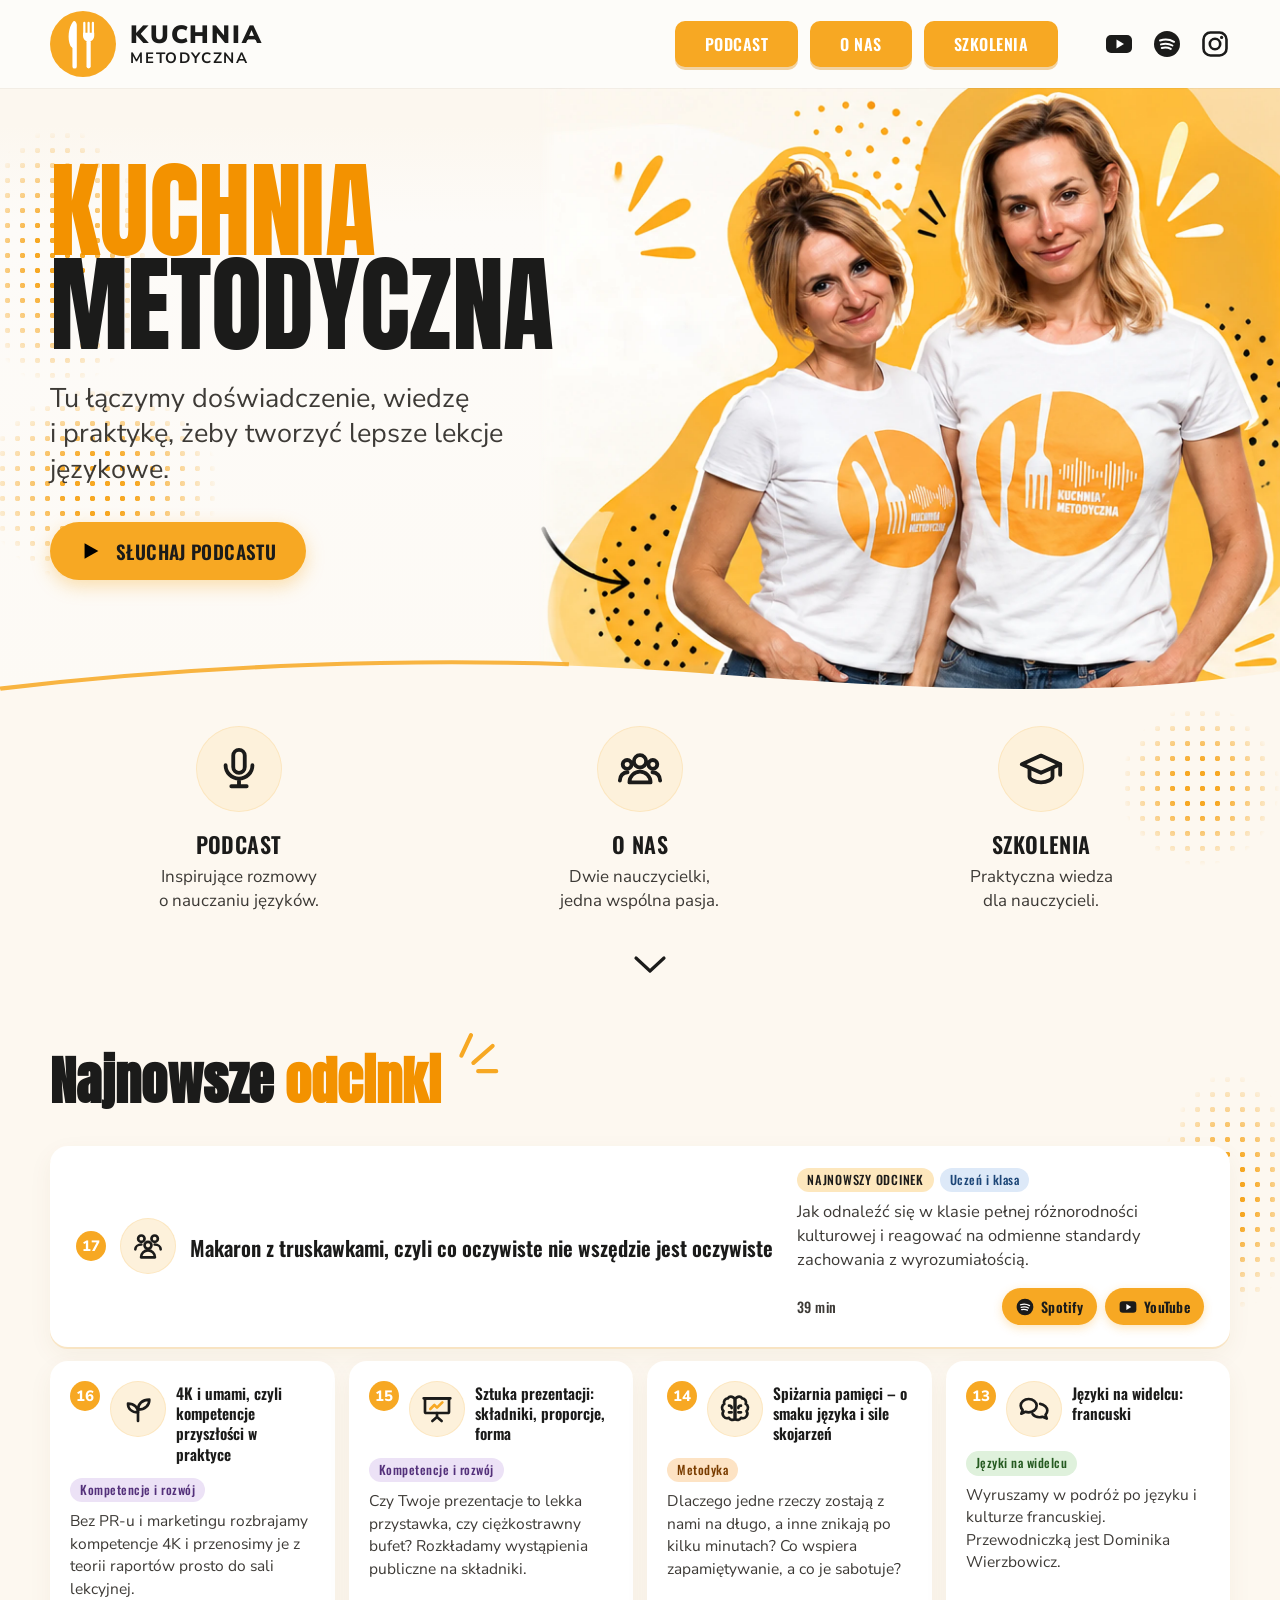
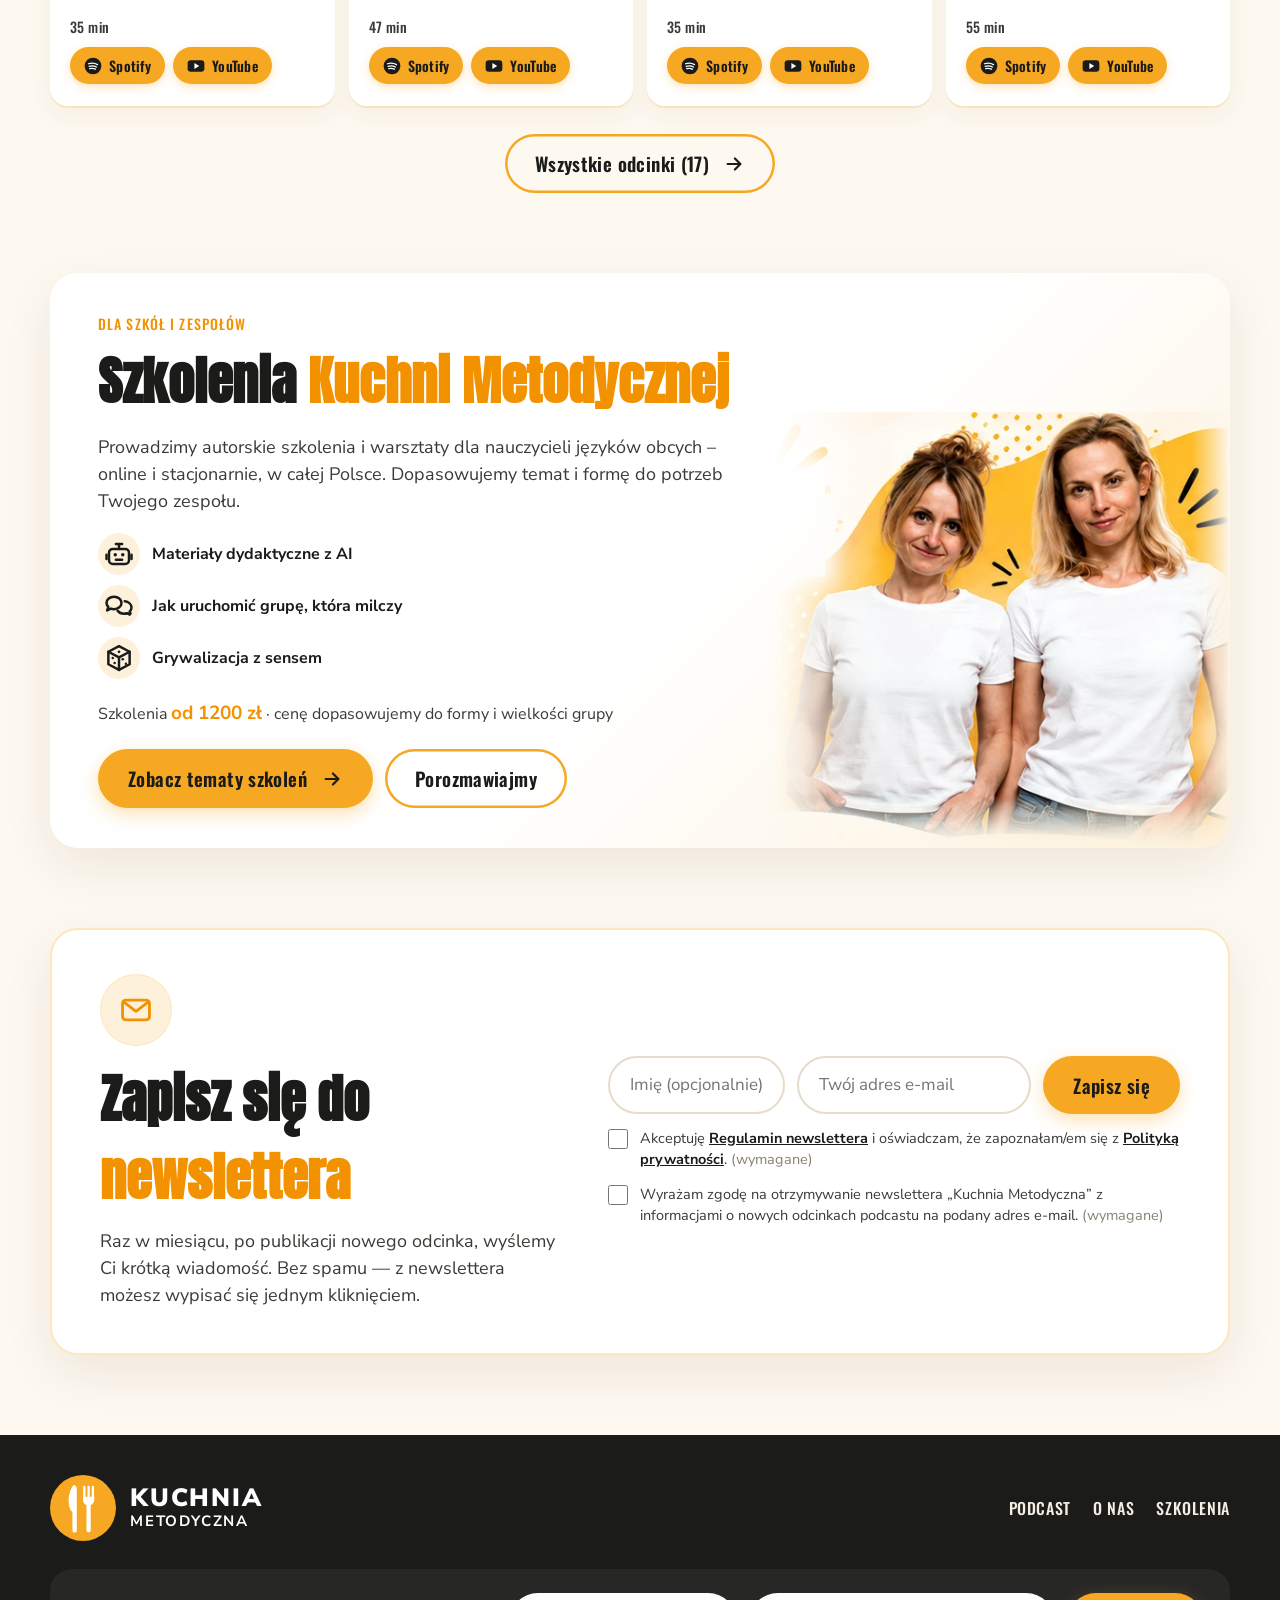
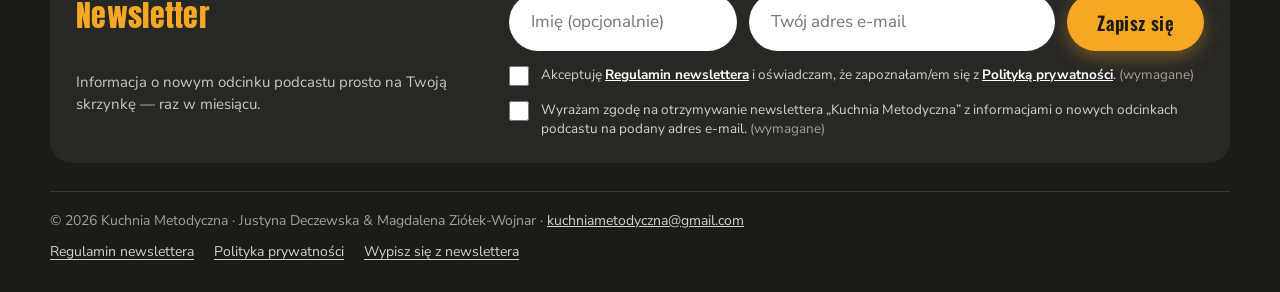
<file: index.html>
<!doctype html>
<html lang="pl">
<head>
<meta charset="utf-8">
<meta name="viewport" content="width=device-width, initial-scale=1">
<title>Kuchnia Metodyczna — podcast i szkolenia dla nauczycieli języków</title>
<meta name="description" content="Kuchnia Metodyczna: podcast i szkolenia dla nauczycieli języków obcych. Doświadczenie, wiedza i praktyka dla lepszych lekcji językowych.">
<meta property="og:title" content="Kuchnia Metodyczna — podcast i szkolenia dla nauczycieli języków">
<meta property="og:description" content="Kuchnia Metodyczna: podcast i szkolenia dla nauczycieli języków obcych. Doświadczenie, wiedza i praktyka dla lepszych lekcji językowych.">
<meta property="og:image" content="img/hero-2.webp">
<meta name="theme-color" content="#f7a823">
<link rel="icon" href="img/favicon.svg" type="image/svg+xml">
<link rel="preload" href="fonts/anton-latin-400-normal.woff2" as="font" type="font/woff2" crossorigin>
<link rel="stylesheet" href="css/fonts.css?v=2026101801">
<link rel="stylesheet" href="css/style.css?v=2026101801">
</head>
<body>
<header class="site-header">
  <div class="wrap">
    <a class="brand" href="index.html" aria-label="Kuchnia Metodyczna — strona główna">
      <svg viewBox="0 0 100 100" aria-hidden="true"><circle cx="50" cy="50" r="50" fill="#f7a823"/><path fill="#fff" d="M35 16c-7 9-9 26-4 37l3 3v28a3.3 3.3 0 0 0 6.6 0V21c0-4-3.7-7.6-5.6-5z"/><path fill="none" stroke="#fff" stroke-width="3.4" stroke-linecap="round" d="M52 18v18M58.5 18v18M65 18v18"/><path fill="#fff" d="M50 33h17v5a8.5 8.5 0 0 1-17 0z"/><rect fill="#fff" x="55.3" y="44" width="6.4" height="43" rx="3.2"/></svg>
      <span class="brand-text"><b>KUCHNIA</b><span>METODYCZNA</span></span>
    </a>
    <nav class="main-nav" aria-label="Główna nawigacja">
    <a href="podcast.html">PODCAST</a>
    <a href="o-nas.html">O NAS</a>
    <a href="szkolenia.html">SZKOLENIA</a>
    </nav>
    <div class="socials">
  <a href="https://www.youtube.com/@KuchniaMetodyczna" aria-label="YouTube" target="_blank" rel="noopener"><svg viewBox="0 0 28 28"><rect x="1" y="5" width="26" height="18" rx="5" fill="#1b1b1a"/><path d="M11.5 9.5v9l7.5-4.5z" fill="#fff"/></svg></a>
  <a href="https://open.spotify.com/show/78JCaoAEl9yniNS0A4y9NV" aria-label="Spotify" target="_blank" rel="noopener"><svg viewBox="0 0 28 28"><circle cx="14" cy="14" r="13" fill="#1b1b1a"/><path d="M7 10.5c4.8-1.5 10-1 14 1.3M8 14.4c4-1.1 8.2-.7 11.4 1.1M8.8 18c3.2-.8 6.4-.5 9 .9" fill="none" stroke="#fff" stroke-width="2" stroke-linecap="round"/></svg></a>
  <a href="#" aria-label="Instagram" target="_blank" rel="noopener"><svg viewBox="0 0 28 28"><rect x="2.5" y="2.5" width="23" height="23" rx="7" fill="none" stroke="#1b1b1a" stroke-width="2.6"/><circle cx="14" cy="14" r="5.2" fill="none" stroke="#1b1b1a" stroke-width="2.6"/><circle cx="20.6" cy="7.4" r="1.6" fill="#1b1b1a"/></svg></a>
</div>
    <button class="menu-toggle" aria-label="Menu" aria-expanded="false"><span></span><span></span><span></span></button>
  </div>
</header>
<main>
<section class="hero" id="podcast">
  <div class="dots" style="left:-30px;top:40px;width:180px;height:260px"></div>
  <div class="dots" style="left:-20px;bottom:120px;width:240px;height:200px"></div>
  <div class="wrap">
    <div class="hero-text">
      <svg class="burst" viewBox="0 0 80 80" aria-hidden="true" style=""><path d="M14 46 30 12M34 58 66 30M42 72h30"/></svg>
      <h1 class="display"><span class="accent">Kuchnia</span><span class="ink">Metodyczna</span></h1>
      <p class="lead">Tu łączymy doświadczenie, wiedzę i&nbsp;praktykę, żeby tworzyć lepsze lekcje językowe.</p>
      <a class="btn" href="https://open.spotify.com/show/78JCaoAEl9yniNS0A4y9NV" target="_blank" rel="noopener"><svg viewBox="0 0 24 24" aria-hidden="true"><path d="M5 3.5v17L20 12z"/></svg>SŁUCHAJ PODCASTU</a>
    </div>
    <div class="hero-photo">
      <img src="img/hero-2.webp" width="1528" height="1272" alt="Justyna Deczewska i Magdalena Ziółek-Wojnar w koszulkach z logo Kuchni Metodycznej">
    </div>
  </div>
  <svg class="wave" viewBox="0 0 1440 110" preserveAspectRatio="none" aria-hidden="true">
    <path d="M0 70C260 20 520 10 760 40s460 60 680 0V110H0z"/>
    <path class="line" d="M0 74C240 24 470 16 640 26"/>
  </svg>
</section>

<section class="features">
  <div class="dots" style="right:0;top:0;width:160px;height:160px"></div>
  <div class="wrap">
    <h2 class="sr-only">Co znajdziesz w Kuchni Metodycznej</h2>
    <ul>
      <li><a href="podcast.html"><div class="icon-circle"><svg class="ico" viewBox="0 0 24 24" aria-hidden="true"><rect x="9" y="2" width="6" height="12" rx="3"/><path d="M5 10a7 7 0 0 0 14 0M12 17v4M8 21h8"/></svg></div><h3>PODCAST</h3><p>Inspirujące rozmowy<br>o nauczaniu języków.</p></a></li>
      <li><a href="o-nas.html"><div class="icon-circle"><svg class="ico" viewBox="0 0 24 24" aria-hidden="true"><circle cx="12" cy="8" r="3.2"/><circle cx="5.3" cy="9.6" r="2.3"/><circle cx="18.7" cy="9.6" r="2.3"/><path d="M6.5 19c0-3.2 2.5-5.6 5.5-5.6s5.5 2.4 5.5 5.6zM1.5 18c0-2.5 1.7-4.3 4-4.3M22.5 18c0-2.5-1.7-4.3-4-4.3"/></svg></div><h3>O NAS</h3><p>Dwie nauczycielki,<br>jedna wspólna pasja.</p></a></li>
      <li><a href="szkolenia.html"><div class="icon-circle"><svg class="ico" viewBox="0 0 24 24" aria-hidden="true"><path d="M2 9.5 12 5l10 4.5-10 4.5z"/><path d="M6 11.5V16c0 1.4 2.7 3 6 3s6-1.6 6-3v-4.5M22 9.5V15"/></svg></div><h3>SZKOLENIA</h3><p>Praktyczna wiedza<br>dla nauczycieli.</p></a></li>
    </ul>
    <div class="tiles">
      <a class="tile" href="podcast.html"><svg class="ico" viewBox="0 0 24 24" aria-hidden="true"><rect x="9" y="2" width="6" height="12" rx="3"/><path d="M5 10a7 7 0 0 0 14 0M12 17v4M8 21h8"/></svg><span>PODCAST</span></a>
      <a class="tile" href="o-nas.html"><svg class="ico" viewBox="0 0 24 24" aria-hidden="true"><circle cx="12" cy="8" r="3.2"/><circle cx="5.3" cy="9.6" r="2.3"/><circle cx="18.7" cy="9.6" r="2.3"/><path d="M6.5 19c0-3.2 2.5-5.6 5.5-5.6s5.5 2.4 5.5 5.6zM1.5 18c0-2.5 1.7-4.3 4-4.3M22.5 18c0-2.5-1.7-4.3-4-4.3"/></svg><span>O NAS</span></a>
      <a class="tile" href="szkolenia.html"><svg class="ico" viewBox="0 0 24 24" aria-hidden="true"><path d="M2 9.5 12 5l10 4.5-10 4.5z"/><path d="M6 11.5V16c0 1.4 2.7 3 6 3s6-1.6 6-3v-4.5M22 9.5V15"/></svg><span>SZKOLENIA</span></a>
    </div>
    <a class="scroll-cue" href="o-nas.html" aria-label="Poznaj nas"><svg viewBox="0 0 34 20" aria-hidden="true"><path d="M3 3l14 13L31 3" fill="none" stroke="currentColor" stroke-width="3.2" stroke-linecap="round" stroke-linejoin="round"/></svg></a>
  </div>
</section>

<section class="topics episodes" id="odcinki">
  <div class="dots" style="right:-20px;top:40px;width:140px;height:240px"></div>
  <div class="wrap">
    <h2 class="section-title">Najnowsze <span class="accent">odcinki</span><svg class="burst" viewBox="0 0 80 80" aria-hidden="true" style=""><path d="M14 46 30 12M34 58 66 30M42 72h30"/></svg></h2>
    <div class="topic-grid">
      <article class="topic episode latest" data-cat="uczen">
        <div class="topic-head"><span class="num">17</span><div class="icon-circle"><svg class="ico" viewBox="0 0 24 24" aria-hidden="true"><circle cx="7" cy="6.5" r="2.4"/><circle cx="17" cy="6.5" r="2.4"/><circle cx="12" cy="11.5" r="2.6"/><path d="M2.5 14.5c0-2 2-3.6 4.5-3.6M21.5 14.5c0-2-2-3.6-4.5-3.6M6.8 20.5c0-2.9 2.3-5.2 5.2-5.2s5.2 2.3 5.2 5.2z"/></svg></div><h3>Makaron z truskawkami, czyli co oczywiste nie wszędzie jest oczywiste</h3></div>
        <div class="ep-body"><div class="ep-tags"><span class="ep-new">Najnowszy odcinek</span><span class="ep-cat cat-uczen">Uczeń i klasa</span></div><p>Jak odnaleźć się w klasie pełnej różnorodności kulturowej i reagować na odmienne standardy zachowania z wyrozumiałością.</p><div class="ep-meta"><span class="ep-dur">39 min</span><div class="ep-links"><a class="ep-link" href="https://open.spotify.com/episode/0WUx5VPDo0rgbmnoCVqX7N" target="_blank" rel="noopener" aria-label="Słuchaj odcinka 17 na Spotify"><svg viewBox="0 0 28 28" aria-hidden="true"><circle cx="14" cy="14" r="13" fill="currentColor"/><path d="M7 10.5c4.8-1.5 10-1 14 1.3M8 14.4c4-1.1 8.2-.7 11.4 1.1M8.8 18c3.2-.8 6.4-.5 9 .9" fill="none" stroke="#fff" stroke-width="2" stroke-linecap="round"/></svg>Spotify</a><a class="ep-link" href="https://www.youtube.com/watch?v=eseFH1d0psE" target="_blank" rel="noopener" aria-label="Oglądaj odcinek 17 na YouTube"><svg viewBox="0 0 28 28" aria-hidden="true"><rect x="1" y="5" width="26" height="18" rx="5" fill="currentColor"/><path d="M11.5 9.5v9l7.5-4.5z" fill="#fff"/></svg>YouTube</a></div></div></div>
      </article>
      <article class="topic episode" data-cat="rozwoj">
        <div class="topic-head"><span class="num">16</span><div class="icon-circle"><svg class="ico" viewBox="0 0 24 24" aria-hidden="true"><path d="M12 21v-8.5"/><path d="M12 12.5c0-4.2 3.1-7.5 8.5-7.5 0 4.2-3.1 7.5-8.5 7.5z"/><path d="M12 14.5c0-3.4-2.6-6.5-7.5-6.5 0 3.6 2.6 6.5 7.5 6.5z"/></svg></div><h3>4K i umami, czyli kompetencje przyszłości w praktyce</h3></div>
        <div class="ep-body"><div class="ep-tags"><span class="ep-cat cat-rozwoj">Kompetencje i rozwój</span></div><p>Bez PR-u i marketingu rozbrajamy kompetencje 4K i przenosimy je z teorii raportów prosto do sali lekcyjnej.</p><div class="ep-meta"><span class="ep-dur">35 min</span><div class="ep-links"><a class="ep-link" href="https://open.spotify.com/episode/1xjYu7evVSlZBgbs6SWhPj" target="_blank" rel="noopener" aria-label="Słuchaj odcinka 16 na Spotify"><svg viewBox="0 0 28 28" aria-hidden="true"><circle cx="14" cy="14" r="13" fill="currentColor"/><path d="M7 10.5c4.8-1.5 10-1 14 1.3M8 14.4c4-1.1 8.2-.7 11.4 1.1M8.8 18c3.2-.8 6.4-.5 9 .9" fill="none" stroke="#fff" stroke-width="2" stroke-linecap="round"/></svg>Spotify</a><a class="ep-link" href="https://www.youtube.com/watch?v=Pn9tM8Wm6pE" target="_blank" rel="noopener" aria-label="Oglądaj odcinek 16 na YouTube"><svg viewBox="0 0 28 28" aria-hidden="true"><rect x="1" y="5" width="26" height="18" rx="5" fill="currentColor"/><path d="M11.5 9.5v9l7.5-4.5z" fill="#fff"/></svg>YouTube</a></div></div></div>
      </article>
      <article class="topic episode" data-cat="rozwoj">
        <div class="topic-head"><span class="num">15</span><div class="icon-circle"><svg class="ico" viewBox="0 0 24 24" aria-hidden="true"><rect x="3" y="4" width="18" height="11" rx="1"/><path d="M2 4h20M12 15v3M8.5 21l3.5-3 3.5 3"/><path class="accent" d="M7 12l3-3 2 2 4-4"/></svg></div><h3>Sztuka prezentacji: składniki, proporcje, forma</h3></div>
        <div class="ep-body"><div class="ep-tags"><span class="ep-cat cat-rozwoj">Kompetencje i rozwój</span></div><p>Czy Twoje prezentacje to lekka przystawka, czy ciężkostrawny bufet? Rozkładamy wystąpienia publiczne na składniki.</p><div class="ep-meta"><span class="ep-dur">47 min</span><div class="ep-links"><a class="ep-link" href="https://open.spotify.com/episode/6N3b2Ygv6iDMCOr4ScDGwv" target="_blank" rel="noopener" aria-label="Słuchaj odcinka 15 na Spotify"><svg viewBox="0 0 28 28" aria-hidden="true"><circle cx="14" cy="14" r="13" fill="currentColor"/><path d="M7 10.5c4.8-1.5 10-1 14 1.3M8 14.4c4-1.1 8.2-.7 11.4 1.1M8.8 18c3.2-.8 6.4-.5 9 .9" fill="none" stroke="#fff" stroke-width="2" stroke-linecap="round"/></svg>Spotify</a><a class="ep-link" href="https://www.youtube.com/watch?v=YfkW8BWVj3E" target="_blank" rel="noopener" aria-label="Oglądaj odcinek 15 na YouTube"><svg viewBox="0 0 28 28" aria-hidden="true"><rect x="1" y="5" width="26" height="18" rx="5" fill="currentColor"/><path d="M11.5 9.5v9l7.5-4.5z" fill="#fff"/></svg>YouTube</a></div></div></div>
      </article>
      <article class="topic episode" data-cat="metodyka">
        <div class="topic-head"><span class="num">14</span><div class="icon-circle"><svg class="ico" viewBox="0 0 24 24" aria-hidden="true"><path d="M12 5.5A3 3 0 0 0 6.6 4 3 3 0 0 0 4 8.2a3.2 3.2 0 0 0-.6 5.3A3.4 3.4 0 0 0 7.5 18.6 2.9 2.9 0 0 0 12 19.5z"/><path d="M12 5.5A3 3 0 0 1 17.4 4 3 3 0 0 1 20 8.2a3.2 3.2 0 0 1 .6 5.3 3.4 3.4 0 0 1-4.1 5.1 2.9 2.9 0 0 1-4.5.9z"/><path d="M12 5.5v14M7.5 9.5c1 0 2 .6 2 1.8M16.5 9.5c-1 0-2 .6-2 1.8M7.5 14.5h2M14.5 14.5h2"/></svg></div><h3>Spiżarnia pamięci – o smaku języka i sile skojarzeń</h3></div>
        <div class="ep-body"><div class="ep-tags"><span class="ep-cat cat-metodyka">Metodyka</span></div><p>Dlaczego jedne rzeczy zostają z nami na długo, a inne znikają po kilku minutach? Co wspiera zapamiętywanie, a co je sabotuje?</p><div class="ep-meta"><span class="ep-dur">35 min</span><div class="ep-links"><a class="ep-link" href="https://open.spotify.com/episode/5ZfxzT9vwwLdZcZTUFi48j" target="_blank" rel="noopener" aria-label="Słuchaj odcinka 14 na Spotify"><svg viewBox="0 0 28 28" aria-hidden="true"><circle cx="14" cy="14" r="13" fill="currentColor"/><path d="M7 10.5c4.8-1.5 10-1 14 1.3M8 14.4c4-1.1 8.2-.7 11.4 1.1M8.8 18c3.2-.8 6.4-.5 9 .9" fill="none" stroke="#fff" stroke-width="2" stroke-linecap="round"/></svg>Spotify</a><a class="ep-link" href="https://www.youtube.com/watch?v=NB-zWYIrK_k" target="_blank" rel="noopener" aria-label="Oglądaj odcinek 14 na YouTube"><svg viewBox="0 0 28 28" aria-hidden="true"><rect x="1" y="5" width="26" height="18" rx="5" fill="currentColor"/><path d="M11.5 9.5v9l7.5-4.5z" fill="#fff"/></svg>YouTube</a></div></div></div>
      </article>
      <article class="topic episode" data-cat="jezyki">
        <div class="topic-head"><span class="num">13</span><div class="icon-circle"><svg class="ico" viewBox="0 0 24 24" aria-hidden="true"><path d="M14 9.5c0 2.8-2.7 5-6 5-.9 0-1.7-.1-2.4-.4L2.5 15.5l1-2.8A4.6 4.6 0 0 1 2 9.5c0-2.8 2.7-5 6-5s6 2.2 6 5z"/><path d="M16.6 8.2c3 .4 5.4 2.5 5.4 5 0 1.2-.5 2.3-1.4 3.2l1 2.8-3.2-1.4c-.7.3-1.5.4-2.4.4-2.2 0-4.1-1-5.1-2.4"/></svg></div><h3>Języki na widelcu: francuski</h3></div>
        <div class="ep-body"><div class="ep-tags"><span class="ep-cat cat-jezyki">Języki na widelcu</span></div><p>Wyruszamy w podróż po języku i kulturze francuskiej. Przewodniczką jest Dominika Wierzbowicz.</p><div class="ep-meta"><span class="ep-dur">55 min</span><div class="ep-links"><a class="ep-link" href="https://open.spotify.com/episode/1lglM1pAnTlncq62dGpRC6" target="_blank" rel="noopener" aria-label="Słuchaj odcinka 13 na Spotify"><svg viewBox="0 0 28 28" aria-hidden="true"><circle cx="14" cy="14" r="13" fill="currentColor"/><path d="M7 10.5c4.8-1.5 10-1 14 1.3M8 14.4c4-1.1 8.2-.7 11.4 1.1M8.8 18c3.2-.8 6.4-.5 9 .9" fill="none" stroke="#fff" stroke-width="2" stroke-linecap="round"/></svg>Spotify</a><a class="ep-link" href="https://www.youtube.com/watch?v=WWIrYc7LeiE" target="_blank" rel="noopener" aria-label="Oglądaj odcinek 13 na YouTube"><svg viewBox="0 0 28 28" aria-hidden="true"><rect x="1" y="5" width="26" height="18" rx="5" fill="currentColor"/><path d="M11.5 9.5v9l7.5-4.5z" fill="#fff"/></svg>YouTube</a></div></div></div>
      </article>
    </div>
    <p class="more-link"><a class="btn btn-ghost" href="podcast.html">Wszystkie odcinki (17)<svg viewBox="0 0 24 24" aria-hidden="true"><path d="M5 12h13M13 6l6 6-6 6" fill="none" stroke="currentColor" stroke-width="2.4" stroke-linecap="round" stroke-linejoin="round"/></svg></a></p>
  </div>
</section>

<section class="home-training">
  <div class="wrap">
    <div class="ht-card">
      <div class="ht-text">
        <span class="kicker">Dla szkół i zespołów</span>
        <h2 class="section-title">Szkolenia <span class="accent">Kuchni Metodycznej</span></h2>
        <p>Prowadzimy autorskie szkolenia i warsztaty dla nauczycieli języków obcych – online i stacjonarnie, w całej Polsce. Dopasowujemy temat i formę do potrzeb Twojego zespołu.</p>
        <ul class="ht-topics">
          <li><svg class="ico" viewBox="0 0 24 24" aria-hidden="true"><rect x="4" y="8" width="16" height="12" rx="3"/><path d="M12 8V4.5M9.5 4h5M2 12.5v3.5M22 12.5v3.5M9.5 16.5h5"/><circle class="fill" cx="9" cy="12.5" r="1.4"/><circle class="fill" cx="15" cy="12.5" r="1.4"/></svg>Materiały dydaktyczne z AI</li>
          <li><svg class="ico" viewBox="0 0 24 24" aria-hidden="true"><path d="M14 9.5c0 2.8-2.7 5-6 5-.9 0-1.7-.1-2.4-.4L2.5 15.5l1-2.8A4.6 4.6 0 0 1 2 9.5c0-2.8 2.7-5 6-5s6 2.2 6 5z"/><path d="M16.6 8.2c3 .4 5.4 2.5 5.4 5 0 1.2-.5 2.3-1.4 3.2l1 2.8-3.2-1.4c-.7.3-1.5.4-2.4.4-2.2 0-4.1-1-5.1-2.4"/></svg>Jak uruchomić grupę, która milczy</li>
          <li><svg class="ico" viewBox="0 0 24 24" aria-hidden="true"><path d="M12 2.5 20.5 7v10L12 21.5 3.5 17V7z"/><path d="M3.5 7 12 11.5 20.5 7M12 11.5v10"/><circle class="fill" cx="12" cy="7" r="1.1"/><circle class="fill" cx="7" cy="12" r="1"/><circle class="fill" cx="8.5" cy="16" r="1"/><circle class="fill" cx="15" cy="13" r="1"/><circle class="fill" cx="17.5" cy="16.5" r="1"/></svg>Grywalizacja z sensem</li>
        </ul>
        <p class="ht-price">Szkolenia <b>od 1200 zł</b> · cenę dopasowujemy do formy i wielkości grupy</p>
        <div class="ht-actions">
          <a class="btn" href="szkolenia.html">Zobacz tematy szkoleń<svg viewBox="0 0 24 24" aria-hidden="true"><path d="M5 12h13M13 6l6 6-6 6" fill="none" stroke="currentColor" stroke-width="2.4" stroke-linecap="round" stroke-linejoin="round"/></svg></a>
          <a class="btn btn-ghost" href="szkolenia.html#kontakt">Porozmawiajmy</a>
        </div>
      </div>
      <div class="ht-photo"><img src="img/szkolenia-2.webp" width="980" height="916" alt="Justyna Deczewska i Magdalena Ziółek-Wojnar" loading="lazy"></div>
    </div>
  </div>
</section>

<section class="newsletter" id="newsletter" data-nl-wrap hidden>
  <div class="wrap">
    <div class="nl-card">
      <div class="nl-intro">
        <div class="icon-circle"><svg viewBox="0 0 24 24" aria-hidden="true"><rect x="2.5" y="5" width="19" height="14" rx="2.5" fill="none" stroke="currentColor" stroke-width="2"/><path d="M3.5 6.5 12 13l8.5-6.5" fill="none" stroke="currentColor" stroke-width="2" stroke-linejoin="round"/></svg></div>
        <h2 class="section-title">Zapisz się do <span class="accent">newslettera</span></h2>
        <p>Raz w miesiącu, po publikacji nowego odcinka, wyślemy Ci krótką wiadomość. Bez spamu &mdash; z newslettera możesz wypisać się jednym kliknięciem.</p>
        <p class="nl-gift" data-nl-gift hidden></p>
      </div>
      <form class="nl-form nl-main" data-nl novalidate>
      <div class="nl-row">
        <label class="sr-only" for="nl-main-name">Imię (opcjonalnie)</label>
        <input id="nl-main-name" class="nl-name" name="first_name" type="text" autocomplete="given-name" placeholder="Imię (opcjonalnie)" maxlength="60">
        <label class="sr-only" for="nl-main-email">Adres e-mail</label>
        <input id="nl-main-email" name="email" type="email" inputmode="email" autocomplete="email" placeholder="Twój adres e-mail" maxlength="254" required>
        <button class="btn nl-submit" type="submit">Zapisz się</button>
      </div>
      <div class="nl-hp" aria-hidden="true"><label>Nie wypełniaj tego pola <input name="website" type="text" tabindex="-1" autocomplete="off"></label></div>
      <label class="nl-check"><input type="checkbox" name="consent_terms" required><span>Akceptuję <a href="regulamin-newslettera.html">Regulamin newslettera</a> i oświadczam, że zapoznałam/em się z <a href="polityka-prywatnosci.html">Polityką prywatności</a>. <em>(wymagane)</em></span></label>
      <label class="nl-check"><input type="checkbox" name="consent_newsletter" required><span>Wyrażam zgodę na otrzymywanie newslettera „Kuchnia Metodyczna” z informacjami o nowych odcinkach podcastu na podany adres e-mail. <em>(wymagane)</em></span></label>
      <p class="nl-msg" role="status" aria-live="polite"></p>
    </form>
    </div>
  </div>
</section>
</main>
<footer class="site-footer">
  <div class="wrap">
    <div class="footer-top">
      <a class="brand" href="index.html"><svg viewBox="0 0 100 100" aria-hidden="true"><circle cx="50" cy="50" r="50" fill="#f7a823"/><path fill="#fff" d="M35 16c-7 9-9 26-4 37l3 3v28a3.3 3.3 0 0 0 6.6 0V21c0-4-3.7-7.6-5.6-5z"/><path fill="none" stroke="#fff" stroke-width="3.4" stroke-linecap="round" d="M52 18v18M58.5 18v18M65 18v18"/><path fill="#fff" d="M50 33h17v5a8.5 8.5 0 0 1-17 0z"/><rect fill="#fff" x="55.3" y="44" width="6.4" height="43" rx="3.2"/></svg><span class="brand-text"><b>KUCHNIA</b><span>METODYCZNA</span></span></a>
      <nav aria-label="Stopka"><a href="podcast.html">PODCAST</a> <a href="o-nas.html">O NAS</a> <a href="szkolenia.html">SZKOLENIA</a></nav>
    </div>
    <div class="footer-nl" data-nl-wrap hidden>
      <h2>Newsletter</h2>
      <p>Informacja o nowym odcinku podcastu prosto na Twoją skrzynkę &mdash; raz w miesiącu.</p>
      <form class="nl-form nl-footer" data-nl novalidate>
      <div class="nl-row">
        <label class="sr-only" for="nl-foot-name">Imię (opcjonalnie)</label>
        <input id="nl-foot-name" class="nl-name" name="first_name" type="text" autocomplete="given-name" placeholder="Imię (opcjonalnie)" maxlength="60">
        <label class="sr-only" for="nl-foot-email">Adres e-mail</label>
        <input id="nl-foot-email" name="email" type="email" inputmode="email" autocomplete="email" placeholder="Twój adres e-mail" maxlength="254" required>
        <button class="btn nl-submit" type="submit">Zapisz się</button>
      </div>
      <div class="nl-hp" aria-hidden="true"><label>Nie wypełniaj tego pola <input name="website" type="text" tabindex="-1" autocomplete="off"></label></div>
      <label class="nl-check"><input type="checkbox" name="consent_terms" required><span>Akceptuję <a href="regulamin-newslettera.html">Regulamin newslettera</a> i oświadczam, że zapoznałam/em się z <a href="polityka-prywatnosci.html">Polityką prywatności</a>. <em>(wymagane)</em></span></label>
      <label class="nl-check"><input type="checkbox" name="consent_newsletter" required><span>Wyrażam zgodę na otrzymywanie newslettera „Kuchnia Metodyczna” z informacjami o nowych odcinkach podcastu na podany adres e-mail. <em>(wymagane)</em></span></label>
      <p class="nl-msg" role="status" aria-live="polite"></p>
    </form>
    </div>
    <div class="footer-bottom">
      <small>© <span id="year">2026</span> Kuchnia Metodyczna · Justyna Deczewska &amp; Magdalena Ziółek-Wojnar · <a href="mailto:kuchniametodyczna@gmail.com">kuchniametodyczna@gmail.com</a></small>
      <nav class="legal-links" aria-label="Dokumenty"><a href="regulamin-newslettera.html">Regulamin newslettera</a><a href="polityka-prywatnosci.html">Polityka prywatności</a><a href="wypisz.html">Wypisz się z newslettera</a></nav>
    </div>
  </div>
</footer>
<div class="nl-pop" data-nl-popup role="dialog" aria-modal="false" aria-labelledby="nl-pop-title" hidden>
  <button class="nl-pop-x" type="button" aria-label="Zamknij" data-nl-pop-close><svg viewBox="0 0 24 24" aria-hidden="true"><path d="M6 6l12 12M18 6 6 18" fill="none" stroke="currentColor" stroke-width="2.4" stroke-linecap="round"/></svg></button>
  <div class="nl-pop-head">
    <div class="icon-circle"><svg viewBox="0 0 24 24" aria-hidden="true"><rect x="2.5" y="5" width="19" height="14" rx="2.5" fill="none" stroke="currentColor" stroke-width="2"/><path d="M3.5 6.5 12 13l8.5-6.5" fill="none" stroke="currentColor" stroke-width="2" stroke-linejoin="round"/></svg></div>
    <div>
      <h2 id="nl-pop-title">Nowy odcinek prosto na Twoją skrzynkę</h2>
      <p>Raz w miesiącu krótka wiadomość o nowym odcinku podcastu. Bez spamu.</p>
    </div>
  </div>
  <p class="nl-gift" data-nl-gift hidden></p>
  <form class="nl-form nl-popup" data-nl novalidate>
      <div class="nl-row">
        <label class="sr-only" for="nl-pop-name">Imię (opcjonalnie)</label>
        <input id="nl-pop-name" class="nl-name" name="first_name" type="text" autocomplete="given-name" placeholder="Imię (opcjonalnie)" maxlength="60">
        <label class="sr-only" for="nl-pop-email">Adres e-mail</label>
        <input id="nl-pop-email" name="email" type="email" inputmode="email" autocomplete="email" placeholder="Twój adres e-mail" maxlength="254" required>
        <button class="btn nl-submit" type="submit">Zapisz się</button>
      </div>
      <div class="nl-hp" aria-hidden="true"><label>Nie wypełniaj tego pola <input name="website" type="text" tabindex="-1" autocomplete="off"></label></div>
      <label class="nl-check"><input type="checkbox" name="consent_terms" required><span>Akceptuję <a href="regulamin-newslettera.html">Regulamin newslettera</a> i oświadczam, że zapoznałam/em się z <a href="polityka-prywatnosci.html">Polityką prywatności</a>. <em>(wymagane)</em></span></label>
      <label class="nl-check"><input type="checkbox" name="consent_newsletter" required><span>Wyrażam zgodę na otrzymywanie newslettera „Kuchnia Metodyczna” z informacjami o nowych odcinkach podcastu na podany adres e-mail. <em>(wymagane)</em></span></label>
      <p class="nl-msg" role="status" aria-live="polite"></p>
    </form>
  <button class="nl-pop-no" type="button" data-nl-pop-close>Nie, dziękuję</button>
</div>
<script src="js/main.js?v=2026101801" defer></script>
<script src="js/config.js?v=2026101801" defer></script>
<script src="js/newsletter.js?v=2026101801" defer></script>
</body>
</html>
</file>
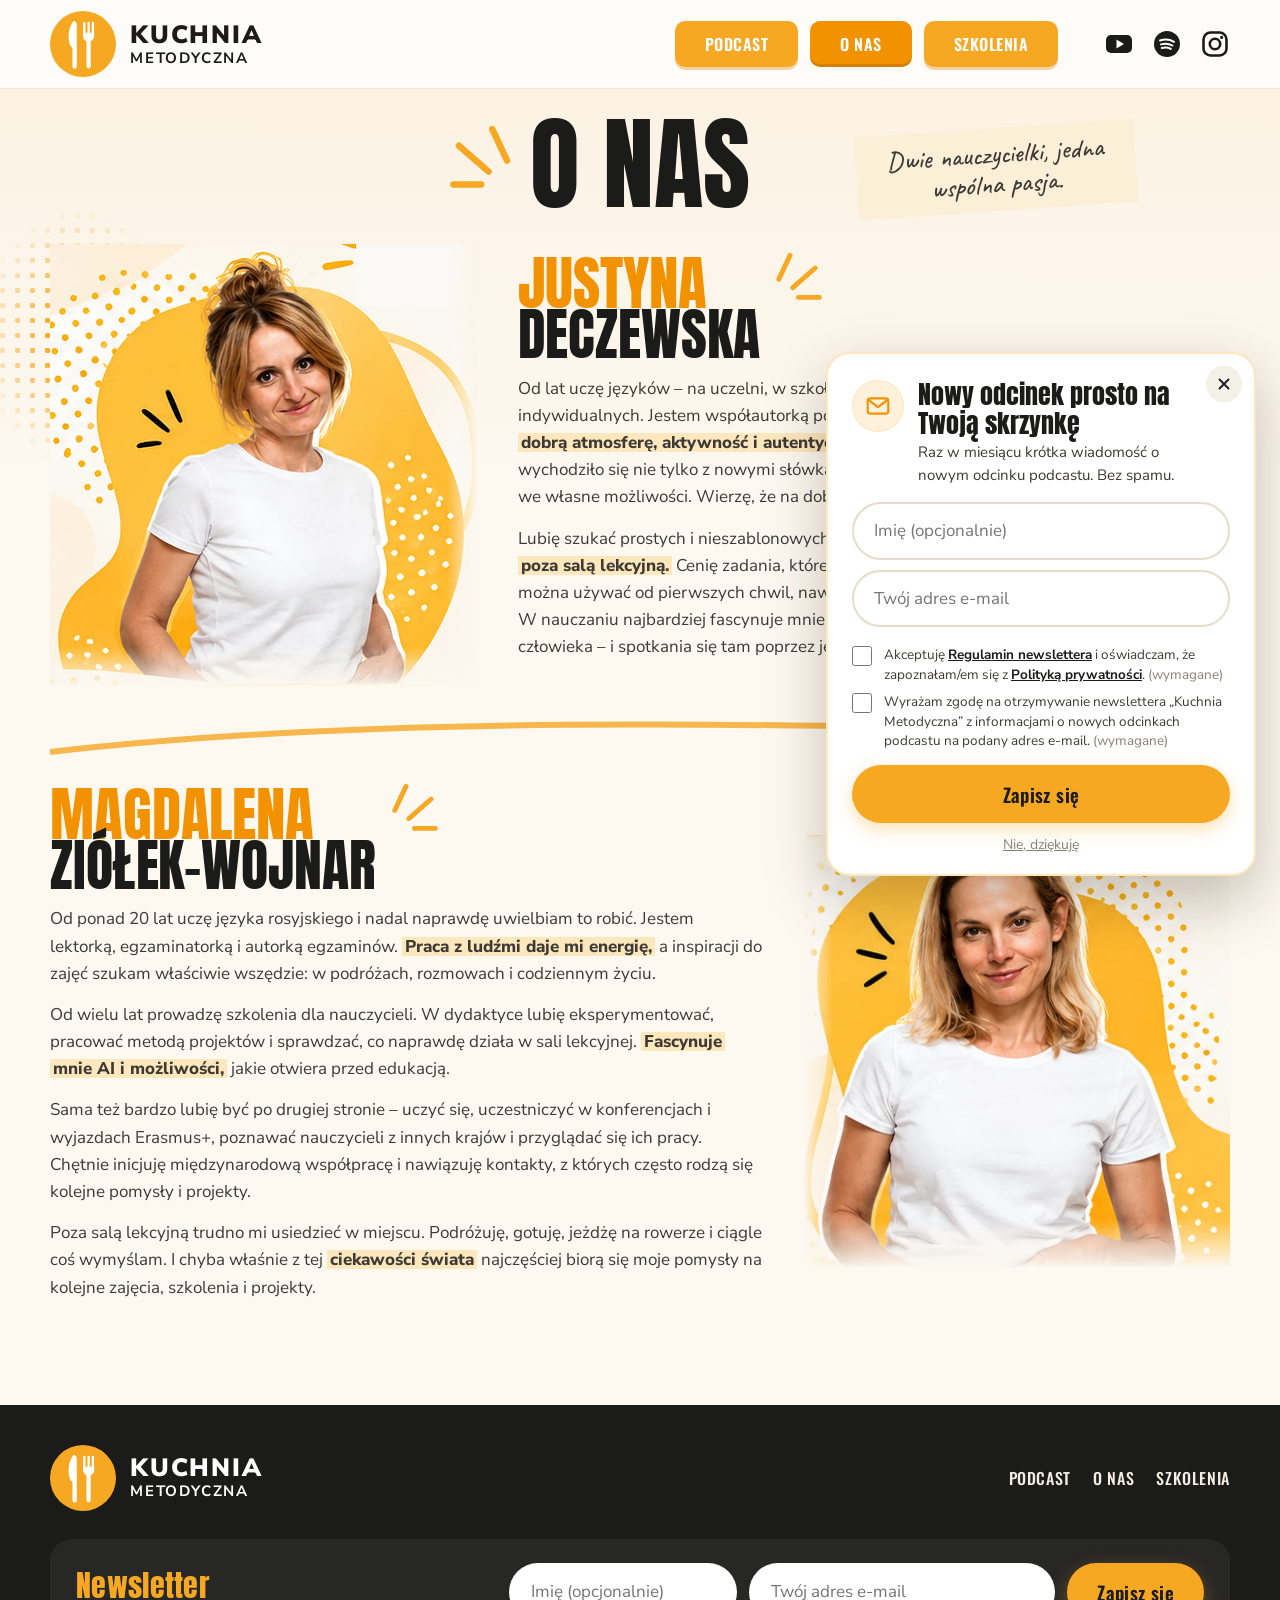
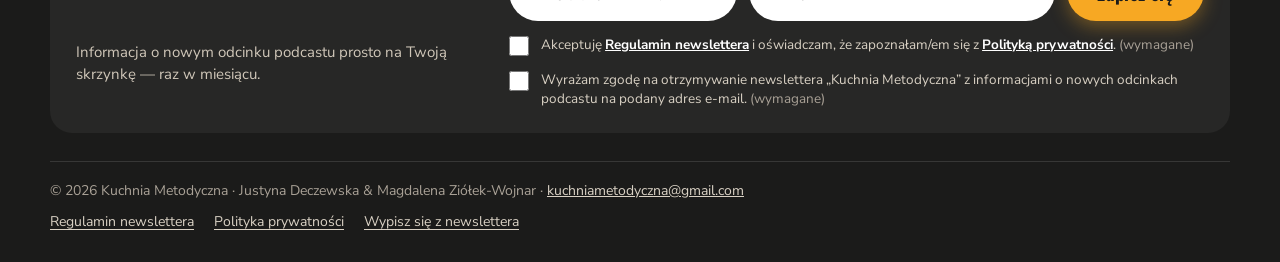
<file: o-nas.html>
<!doctype html>
<html lang="pl">
<head>
<meta charset="utf-8">
<meta name="viewport" content="width=device-width, initial-scale=1">
<title>O nas — Kuchnia Metodyczna</title>
<meta name="description" content="Justyna Deczewska i Magdalena Ziółek-Wojnar — dwie nauczycielki języków obcych, jedna wspólna pasja.">
<meta property="og:title" content="O nas — Kuchnia Metodyczna">
<meta property="og:description" content="Justyna Deczewska i Magdalena Ziółek-Wojnar — dwie nauczycielki języków obcych, jedna wspólna pasja.">
<meta property="og:image" content="img/hero-2.webp">
<meta name="theme-color" content="#f7a823">
<link rel="icon" href="img/favicon.svg" type="image/svg+xml">
<link rel="preload" href="fonts/anton-latin-400-normal.woff2" as="font" type="font/woff2" crossorigin>
<link rel="stylesheet" href="css/fonts.css?v=2026101801">
<link rel="stylesheet" href="css/style.css?v=2026101801">
</head>
<body>
<header class="site-header">
  <div class="wrap">
    <a class="brand" href="index.html" aria-label="Kuchnia Metodyczna — strona główna">
      <svg viewBox="0 0 100 100" aria-hidden="true"><circle cx="50" cy="50" r="50" fill="#f7a823"/><path fill="#fff" d="M35 16c-7 9-9 26-4 37l3 3v28a3.3 3.3 0 0 0 6.6 0V21c0-4-3.7-7.6-5.6-5z"/><path fill="none" stroke="#fff" stroke-width="3.4" stroke-linecap="round" d="M52 18v18M58.5 18v18M65 18v18"/><path fill="#fff" d="M50 33h17v5a8.5 8.5 0 0 1-17 0z"/><rect fill="#fff" x="55.3" y="44" width="6.4" height="43" rx="3.2"/></svg>
      <span class="brand-text"><b>KUCHNIA</b><span>METODYCZNA</span></span>
    </a>
    <nav class="main-nav" aria-label="Główna nawigacja">
    <a href="podcast.html">PODCAST</a>
    <a href="o-nas.html" aria-current="page">O NAS</a>
    <a href="szkolenia.html">SZKOLENIA</a>
    </nav>
    <div class="socials">
  <a href="https://www.youtube.com/@KuchniaMetodyczna" aria-label="YouTube" target="_blank" rel="noopener"><svg viewBox="0 0 28 28"><rect x="1" y="5" width="26" height="18" rx="5" fill="#1b1b1a"/><path d="M11.5 9.5v9l7.5-4.5z" fill="#fff"/></svg></a>
  <a href="https://open.spotify.com/show/78JCaoAEl9yniNS0A4y9NV" aria-label="Spotify" target="_blank" rel="noopener"><svg viewBox="0 0 28 28"><circle cx="14" cy="14" r="13" fill="#1b1b1a"/><path d="M7 10.5c4.8-1.5 10-1 14 1.3M8 14.4c4-1.1 8.2-.7 11.4 1.1M8.8 18c3.2-.8 6.4-.5 9 .9" fill="none" stroke="#fff" stroke-width="2" stroke-linecap="round"/></svg></a>
  <a href="#" aria-label="Instagram" target="_blank" rel="noopener"><svg viewBox="0 0 28 28"><rect x="2.5" y="2.5" width="23" height="23" rx="7" fill="none" stroke="#1b1b1a" stroke-width="2.6"/><circle cx="14" cy="14" r="5.2" fill="none" stroke="#1b1b1a" stroke-width="2.6"/><circle cx="20.6" cy="7.4" r="1.6" fill="#1b1b1a"/></svg></a>
</div>
    <button class="menu-toggle" aria-label="Menu" aria-expanded="false"><span></span><span></span><span></span></button>
  </div>
</header>
<main>
<section class="about">
  <div class="dots" style="left:-20px;top:120px;width:200px;height:260px"></div>
  <div class="wrap">
    <div class="about-head">
      <h1 class="display">O nas<svg class="burst" viewBox="0 0 80 80" aria-hidden="true" style=""><path d="M14 46 30 12M34 58 66 30M42 72h30"/></svg></h1>
      <div class="note">Dwie nauczycielki, jedna wspólna pasja.</div>
    </div>

    <article class="person">
      <div class="person-photo"><img src="img/justyna.webp" width="844" height="876" alt="Justyna Deczewska" loading="lazy"></div>
      <div>
        <div class="person-name"><h2 class="display"><span class="accent">Justyna</span><span class="ink">Deczewska</span></h2><svg class="burst" viewBox="0 0 80 80" aria-hidden="true" style=""><path d="M14 46 30 12M34 58 66 30M42 72h30"/></svg></div>
        <div class="bio collapsed" id="bio-justyna"><p class="first">Od lat uczę języków – na uczelni, w szkołach językowych, w firmach i na kursach indywidualnych. Jestem współautorką podręczników językowych. Podczas zajęć stawiam na <mark>dobrą atmosferę, aktywność i autentyczną komunikację.</mark> Chciałabym, żeby z moich lekcji wychodziło się nie tylko z nowymi słówkami, ale też z uśmiechem i odrobinę większą wiarą we własne możliwości. Wierzę, że na dobrej lekcji uczą się wszyscy – także nauczyciel.</p><p class="more">Lubię szukać prostych i nieszablonowych sposobów na to, żeby <mark>język naprawdę „zadziałał” poza salą lekcyjną.</mark> Cenię zadania, które angażują, budzą ciekawość i dają poczucie, że języka można używać od pierwszych chwil, nawet jeśli nie wszystko jeszcze potrafimy powiedzieć. W nauczaniu najbardziej fascynuje mnie możliwość wejścia na chwilę w świat drugiego człowieka – i spotkania się tam poprzez język.</p></div>
        <button class="bio-toggle" aria-controls="bio-justyna" aria-expanded="false"><span>Czytaj więcej</span><svg viewBox="0 0 16 16" aria-hidden="true"><path d="M3 6l5 5 5-5" fill="none" stroke="currentColor" stroke-width="2" stroke-linecap="round" stroke-linejoin="round"/></svg></button>
      </div>
    </article>

    <div class="divider-swoosh" aria-hidden="true"><svg viewBox="0 0 1200 40" preserveAspectRatio="none"><path d="M0 34C300 0 700 0 1200 20"/></svg></div>

    <article class="person reverse">
      <div class="person-photo"><img src="img/magdalena.webp" width="882" height="894" alt="Magdalena Ziółek-Wojnar" loading="lazy"></div>
      <div>
        <div class="person-name"><h2 class="display"><span class="accent">Magdalena</span><span class="ink">Ziółek-Wojnar</span></h2><svg class="burst" viewBox="0 0 80 80" aria-hidden="true" style=""><path d="M14 46 30 12M34 58 66 30M42 72h30"/></svg></div>
        <div class="bio collapsed" id="bio-magdalena"><p class="first">Od ponad 20 lat uczę języka rosyjskiego i nadal naprawdę uwielbiam to robić. Jestem lektorką, egzaminatorką i autorką egzaminów. <mark>Praca z ludźmi daje mi energię,</mark> a inspiracji do zajęć szukam właściwie wszędzie: w podróżach, rozmowach i codziennym życiu.</p><p class="more">Od wielu lat prowadzę szkolenia dla nauczycieli. W dydaktyce lubię eksperymentować, pracować metodą projektów i sprawdzać, co naprawdę działa w sali lekcyjnej. <mark>Fascynuje mnie AI i możliwości,</mark> jakie otwiera przed edukacją.</p><p class="more">Sama też bardzo lubię być po drugiej stronie – uczyć się, uczestniczyć w konferencjach i wyjazdach Erasmus+, poznawać nauczycieli z innych krajów i przyglądać się ich pracy. Chętnie inicjuję międzynarodową współpracę i nawiązuję kontakty, z których często rodzą się kolejne pomysły i projekty.</p><p class="more">Poza salą lekcyjną trudno mi usiedzieć w miejscu. Podróżuję, gotuję, jeżdżę na rowerze i ciągle coś wymyślam. I chyba właśnie z tej <mark>ciekawości świata</mark> najczęściej biorą się moje pomysły na kolejne zajęcia, szkolenia i projekty.</p></div>
        <button class="bio-toggle" aria-controls="bio-magdalena" aria-expanded="false"><span>Czytaj więcej</span><svg viewBox="0 0 16 16" aria-hidden="true"><path d="M3 6l5 5 5-5" fill="none" stroke="currentColor" stroke-width="2" stroke-linecap="round" stroke-linejoin="round"/></svg></button>
      </div>
    </article>
  </div>
</section>
</main>
<footer class="site-footer">
  <div class="wrap">
    <div class="footer-top">
      <a class="brand" href="index.html"><svg viewBox="0 0 100 100" aria-hidden="true"><circle cx="50" cy="50" r="50" fill="#f7a823"/><path fill="#fff" d="M35 16c-7 9-9 26-4 37l3 3v28a3.3 3.3 0 0 0 6.6 0V21c0-4-3.7-7.6-5.6-5z"/><path fill="none" stroke="#fff" stroke-width="3.4" stroke-linecap="round" d="M52 18v18M58.5 18v18M65 18v18"/><path fill="#fff" d="M50 33h17v5a8.5 8.5 0 0 1-17 0z"/><rect fill="#fff" x="55.3" y="44" width="6.4" height="43" rx="3.2"/></svg><span class="brand-text"><b>KUCHNIA</b><span>METODYCZNA</span></span></a>
      <nav aria-label="Stopka"><a href="podcast.html">PODCAST</a> <a href="o-nas.html">O NAS</a> <a href="szkolenia.html">SZKOLENIA</a></nav>
    </div>
    <div class="footer-nl" data-nl-wrap hidden>
      <h2>Newsletter</h2>
      <p>Informacja o nowym odcinku podcastu prosto na Twoją skrzynkę &mdash; raz w miesiącu.</p>
      <form class="nl-form nl-footer" data-nl novalidate>
      <div class="nl-row">
        <label class="sr-only" for="nl-foot-name">Imię (opcjonalnie)</label>
        <input id="nl-foot-name" class="nl-name" name="first_name" type="text" autocomplete="given-name" placeholder="Imię (opcjonalnie)" maxlength="60">
        <label class="sr-only" for="nl-foot-email">Adres e-mail</label>
        <input id="nl-foot-email" name="email" type="email" inputmode="email" autocomplete="email" placeholder="Twój adres e-mail" maxlength="254" required>
        <button class="btn nl-submit" type="submit">Zapisz się</button>
      </div>
      <div class="nl-hp" aria-hidden="true"><label>Nie wypełniaj tego pola <input name="website" type="text" tabindex="-1" autocomplete="off"></label></div>
      <label class="nl-check"><input type="checkbox" name="consent_terms" required><span>Akceptuję <a href="regulamin-newslettera.html">Regulamin newslettera</a> i oświadczam, że zapoznałam/em się z <a href="polityka-prywatnosci.html">Polityką prywatności</a>. <em>(wymagane)</em></span></label>
      <label class="nl-check"><input type="checkbox" name="consent_newsletter" required><span>Wyrażam zgodę na otrzymywanie newslettera „Kuchnia Metodyczna” z informacjami o nowych odcinkach podcastu na podany adres e-mail. <em>(wymagane)</em></span></label>
      <p class="nl-msg" role="status" aria-live="polite"></p>
    </form>
    </div>
    <div class="footer-bottom">
      <small>© <span id="year">2026</span> Kuchnia Metodyczna · Justyna Deczewska &amp; Magdalena Ziółek-Wojnar · <a href="mailto:kuchniametodyczna@gmail.com">kuchniametodyczna@gmail.com</a></small>
      <nav class="legal-links" aria-label="Dokumenty"><a href="regulamin-newslettera.html">Regulamin newslettera</a><a href="polityka-prywatnosci.html">Polityka prywatności</a><a href="wypisz.html">Wypisz się z newslettera</a></nav>
    </div>
  </div>
</footer>
<div class="nl-pop" data-nl-popup role="dialog" aria-modal="false" aria-labelledby="nl-pop-title" hidden>
  <button class="nl-pop-x" type="button" aria-label="Zamknij" data-nl-pop-close><svg viewBox="0 0 24 24" aria-hidden="true"><path d="M6 6l12 12M18 6 6 18" fill="none" stroke="currentColor" stroke-width="2.4" stroke-linecap="round"/></svg></button>
  <div class="nl-pop-head">
    <div class="icon-circle"><svg viewBox="0 0 24 24" aria-hidden="true"><rect x="2.5" y="5" width="19" height="14" rx="2.5" fill="none" stroke="currentColor" stroke-width="2"/><path d="M3.5 6.5 12 13l8.5-6.5" fill="none" stroke="currentColor" stroke-width="2" stroke-linejoin="round"/></svg></div>
    <div>
      <h2 id="nl-pop-title">Nowy odcinek prosto na Twoją skrzynkę</h2>
      <p>Raz w miesiącu krótka wiadomość o nowym odcinku podcastu. Bez spamu.</p>
    </div>
  </div>
  <p class="nl-gift" data-nl-gift hidden></p>
  <form class="nl-form nl-popup" data-nl novalidate>
      <div class="nl-row">
        <label class="sr-only" for="nl-pop-name">Imię (opcjonalnie)</label>
        <input id="nl-pop-name" class="nl-name" name="first_name" type="text" autocomplete="given-name" placeholder="Imię (opcjonalnie)" maxlength="60">
        <label class="sr-only" for="nl-pop-email">Adres e-mail</label>
        <input id="nl-pop-email" name="email" type="email" inputmode="email" autocomplete="email" placeholder="Twój adres e-mail" maxlength="254" required>
        <button class="btn nl-submit" type="submit">Zapisz się</button>
      </div>
      <div class="nl-hp" aria-hidden="true"><label>Nie wypełniaj tego pola <input name="website" type="text" tabindex="-1" autocomplete="off"></label></div>
      <label class="nl-check"><input type="checkbox" name="consent_terms" required><span>Akceptuję <a href="regulamin-newslettera.html">Regulamin newslettera</a> i oświadczam, że zapoznałam/em się z <a href="polityka-prywatnosci.html">Polityką prywatności</a>. <em>(wymagane)</em></span></label>
      <label class="nl-check"><input type="checkbox" name="consent_newsletter" required><span>Wyrażam zgodę na otrzymywanie newslettera „Kuchnia Metodyczna” z informacjami o nowych odcinkach podcastu na podany adres e-mail. <em>(wymagane)</em></span></label>
      <p class="nl-msg" role="status" aria-live="polite"></p>
    </form>
  <button class="nl-pop-no" type="button" data-nl-pop-close>Nie, dziękuję</button>
</div>
<script src="js/main.js?v=2026101801" defer></script>
<script src="js/config.js?v=2026101801" defer></script>
<script src="js/newsletter.js?v=2026101801" defer></script>
</body>
</html>
</file>
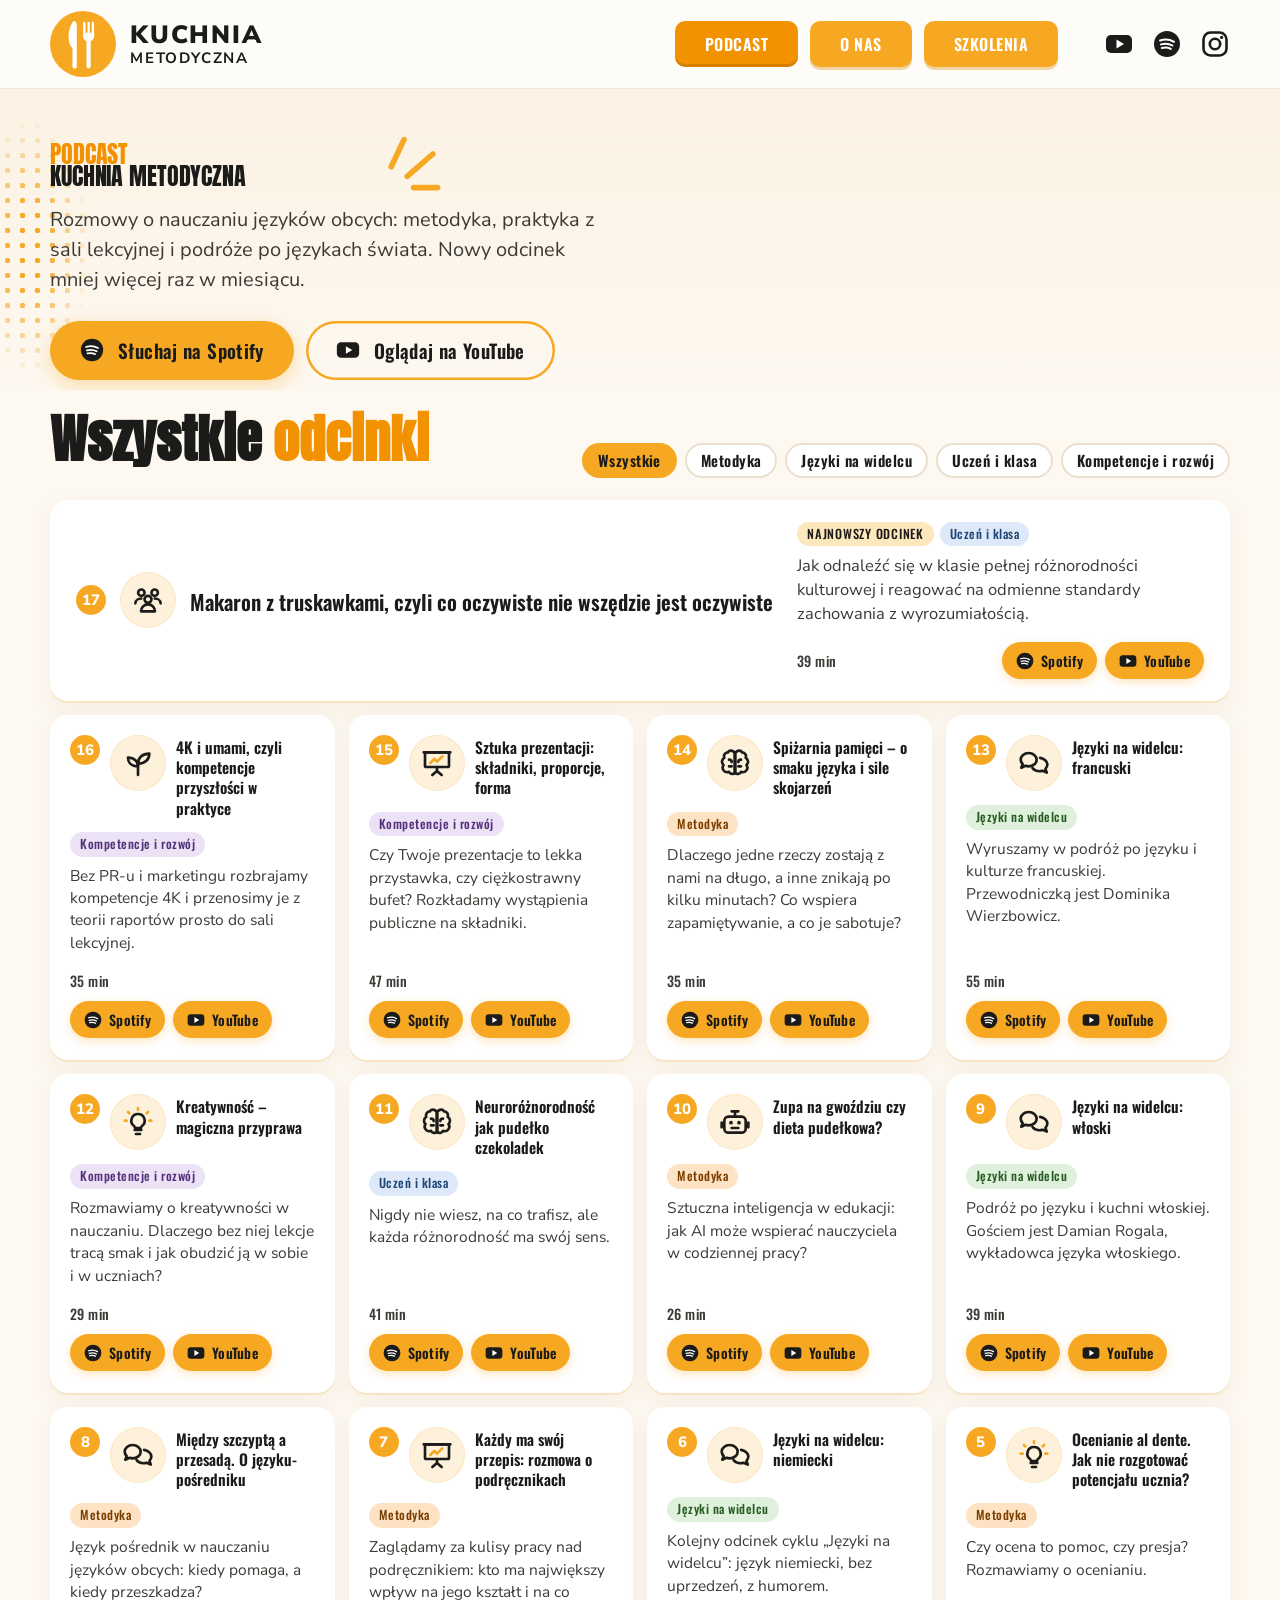
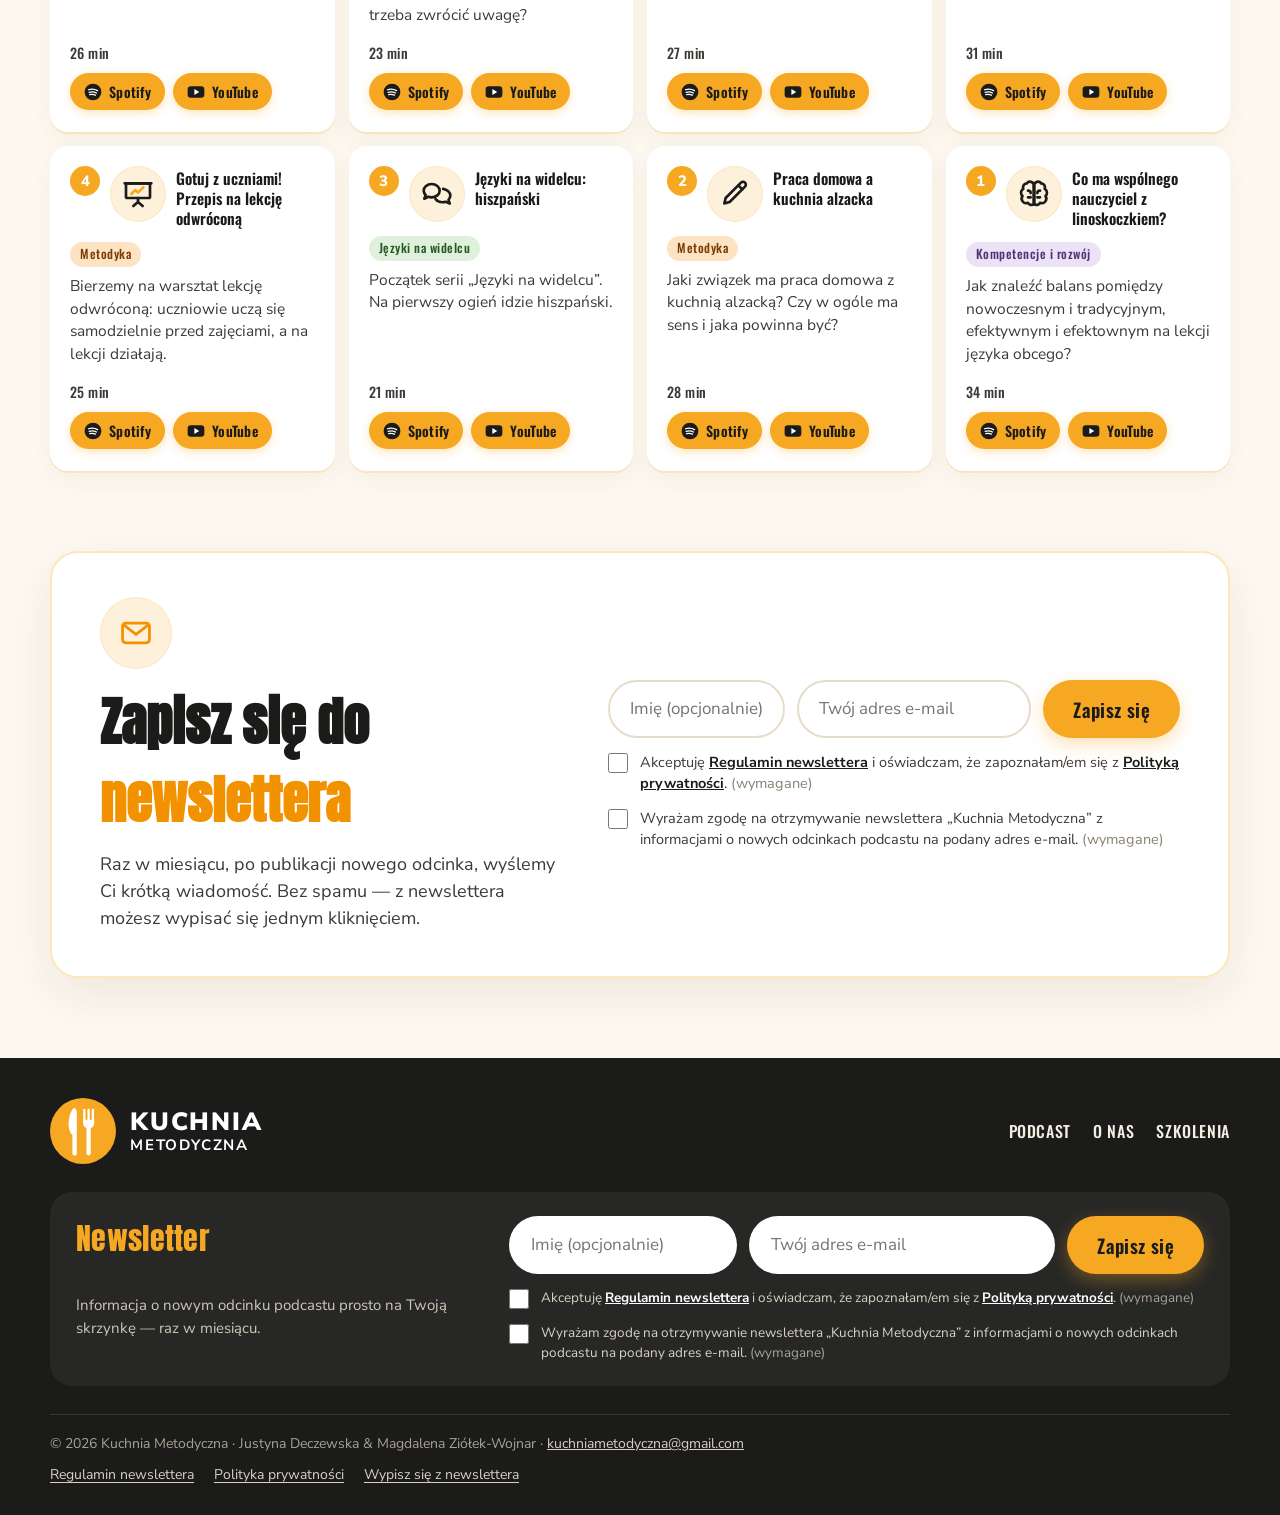
<file: podcast.html>
<!doctype html>
<html lang="pl">
<head>
<meta charset="utf-8">
<meta name="viewport" content="width=device-width, initial-scale=1">
<title>Podcast — Kuchnia Metodyczna</title>
<meta name="description" content="Wszystkie odcinki podcastu Kuchnia Metodyczna: metodyka, praktyka i języki na widelcu. Słuchaj na Spotify lub oglądaj na YouTube.">
<meta property="og:title" content="Podcast — Kuchnia Metodyczna">
<meta property="og:description" content="Wszystkie odcinki podcastu Kuchnia Metodyczna: metodyka, praktyka i języki na widelcu. Słuchaj na Spotify lub oglądaj na YouTube.">
<meta property="og:image" content="img/hero-2.webp">
<meta name="theme-color" content="#f7a823">
<link rel="icon" href="img/favicon.svg" type="image/svg+xml">
<link rel="preload" href="fonts/anton-latin-400-normal.woff2" as="font" type="font/woff2" crossorigin>
<link rel="stylesheet" href="css/fonts.css?v=2026101801">
<link rel="stylesheet" href="css/style.css?v=2026101801">
</head>
<body>
<header class="site-header">
  <div class="wrap">
    <a class="brand" href="index.html" aria-label="Kuchnia Metodyczna — strona główna">
      <svg viewBox="0 0 100 100" aria-hidden="true"><circle cx="50" cy="50" r="50" fill="#f7a823"/><path fill="#fff" d="M35 16c-7 9-9 26-4 37l3 3v28a3.3 3.3 0 0 0 6.6 0V21c0-4-3.7-7.6-5.6-5z"/><path fill="none" stroke="#fff" stroke-width="3.4" stroke-linecap="round" d="M52 18v18M58.5 18v18M65 18v18"/><path fill="#fff" d="M50 33h17v5a8.5 8.5 0 0 1-17 0z"/><rect fill="#fff" x="55.3" y="44" width="6.4" height="43" rx="3.2"/></svg>
      <span class="brand-text"><b>KUCHNIA</b><span>METODYCZNA</span></span>
    </a>
    <nav class="main-nav" aria-label="Główna nawigacja">
    <a href="podcast.html" aria-current="page">PODCAST</a>
    <a href="o-nas.html">O NAS</a>
    <a href="szkolenia.html">SZKOLENIA</a>
    </nav>
    <div class="socials">
  <a href="https://www.youtube.com/@KuchniaMetodyczna" aria-label="YouTube" target="_blank" rel="noopener"><svg viewBox="0 0 28 28"><rect x="1" y="5" width="26" height="18" rx="5" fill="#1b1b1a"/><path d="M11.5 9.5v9l7.5-4.5z" fill="#fff"/></svg></a>
  <a href="https://open.spotify.com/show/78JCaoAEl9yniNS0A4y9NV" aria-label="Spotify" target="_blank" rel="noopener"><svg viewBox="0 0 28 28"><circle cx="14" cy="14" r="13" fill="#1b1b1a"/><path d="M7 10.5c4.8-1.5 10-1 14 1.3M8 14.4c4-1.1 8.2-.7 11.4 1.1M8.8 18c3.2-.8 6.4-.5 9 .9" fill="none" stroke="#fff" stroke-width="2" stroke-linecap="round"/></svg></a>
  <a href="#" aria-label="Instagram" target="_blank" rel="noopener"><svg viewBox="0 0 28 28"><rect x="2.5" y="2.5" width="23" height="23" rx="7" fill="none" stroke="#1b1b1a" stroke-width="2.6"/><circle cx="14" cy="14" r="5.2" fill="none" stroke="#1b1b1a" stroke-width="2.6"/><circle cx="20.6" cy="7.4" r="1.6" fill="#1b1b1a"/></svg></a>
</div>
    <button class="menu-toggle" aria-label="Menu" aria-expanded="false"><span></span><span></span><span></span></button>
  </div>
</header>
<main>
<section class="page-hero podcast-hero">
  <div class="dots" style="left:-30px;top:30px;width:120px;height:260px"></div>
  <div class="wrap">
    <div class="pc-text">
      <svg class="burst" viewBox="0 0 80 80" aria-hidden="true" style=""><path d="M14 46 30 12M34 58 66 30M42 72h30"/></svg>
      <h1 class="display"><span class="accent">Podcast</span><span class="ink">Kuchnia Metodyczna</span></h1>
      <p>Rozmowy o nauczaniu języków obcych: metodyka, praktyka z sali lekcyjnej i podróże po językach świata. Nowy odcinek mniej więcej raz w miesiącu.</p>
      <div class="pc-actions">
        <a class="btn" href="https://open.spotify.com/show/78JCaoAEl9yniNS0A4y9NV" target="_blank" rel="noopener"><svg viewBox="0 0 28 28" aria-hidden="true"><circle cx="14" cy="14" r="13" fill="currentColor"/><path d="M7 10.5c4.8-1.5 10-1 14 1.3M8 14.4c4-1.1 8.2-.7 11.4 1.1M8.8 18c3.2-.8 6.4-.5 9 .9" fill="none" stroke="#fff" stroke-width="2" stroke-linecap="round"/></svg>Słuchaj na Spotify</a>
        <a class="btn btn-ghost" href="https://www.youtube.com/@KuchniaMetodyczna" target="_blank" rel="noopener"><svg viewBox="0 0 28 28" aria-hidden="true"><rect x="1" y="5" width="26" height="18" rx="5" fill="currentColor"/><path d="M11.5 9.5v9l7.5-4.5z" fill="#fff"/></svg>Oglądaj na YouTube</a>
      </div>
    </div>
  </div>
</section>

<section class="topics episodes" id="odcinki">
  <div class="wrap">
    <div class="ep-toolbar">
      <h2 class="section-title">Wszystkie <span class="accent">odcinki</span></h2>
      <div class="chips" role="group" aria-label="Filtruj odcinki według kategorii"><button type="button" class="chip" aria-pressed="true" data-filter="all">Wszystkie</button><button type="button" class="chip" aria-pressed="false" data-filter="metodyka">Metodyka</button><button type="button" class="chip" aria-pressed="false" data-filter="jezyki">Języki na widelcu</button><button type="button" class="chip" aria-pressed="false" data-filter="uczen">Uczeń i klasa</button><button type="button" class="chip" aria-pressed="false" data-filter="rozwoj">Kompetencje i rozwój</button></div>
    </div>
    <div class="topic-grid" data-ep-grid>
      <article class="topic episode latest" data-cat="uczen">
        <div class="topic-head"><span class="num">17</span><div class="icon-circle"><svg class="ico" viewBox="0 0 24 24" aria-hidden="true"><circle cx="7" cy="6.5" r="2.4"/><circle cx="17" cy="6.5" r="2.4"/><circle cx="12" cy="11.5" r="2.6"/><path d="M2.5 14.5c0-2 2-3.6 4.5-3.6M21.5 14.5c0-2-2-3.6-4.5-3.6M6.8 20.5c0-2.9 2.3-5.2 5.2-5.2s5.2 2.3 5.2 5.2z"/></svg></div><h3>Makaron z truskawkami, czyli co oczywiste nie wszędzie jest oczywiste</h3></div>
        <div class="ep-body"><div class="ep-tags"><span class="ep-new">Najnowszy odcinek</span><span class="ep-cat cat-uczen">Uczeń i klasa</span></div><p>Jak odnaleźć się w klasie pełnej różnorodności kulturowej i reagować na odmienne standardy zachowania z wyrozumiałością.</p><div class="ep-meta"><span class="ep-dur">39 min</span><div class="ep-links"><a class="ep-link" href="https://open.spotify.com/episode/0WUx5VPDo0rgbmnoCVqX7N" target="_blank" rel="noopener" aria-label="Słuchaj odcinka 17 na Spotify"><svg viewBox="0 0 28 28" aria-hidden="true"><circle cx="14" cy="14" r="13" fill="currentColor"/><path d="M7 10.5c4.8-1.5 10-1 14 1.3M8 14.4c4-1.1 8.2-.7 11.4 1.1M8.8 18c3.2-.8 6.4-.5 9 .9" fill="none" stroke="#fff" stroke-width="2" stroke-linecap="round"/></svg>Spotify</a><a class="ep-link" href="https://www.youtube.com/watch?v=eseFH1d0psE" target="_blank" rel="noopener" aria-label="Oglądaj odcinek 17 na YouTube"><svg viewBox="0 0 28 28" aria-hidden="true"><rect x="1" y="5" width="26" height="18" rx="5" fill="currentColor"/><path d="M11.5 9.5v9l7.5-4.5z" fill="#fff"/></svg>YouTube</a></div></div></div>
      </article>
      <article class="topic episode" data-cat="rozwoj">
        <div class="topic-head"><span class="num">16</span><div class="icon-circle"><svg class="ico" viewBox="0 0 24 24" aria-hidden="true"><path d="M12 21v-8.5"/><path d="M12 12.5c0-4.2 3.1-7.5 8.5-7.5 0 4.2-3.1 7.5-8.5 7.5z"/><path d="M12 14.5c0-3.4-2.6-6.5-7.5-6.5 0 3.6 2.6 6.5 7.5 6.5z"/></svg></div><h3>4K i umami, czyli kompetencje przyszłości w praktyce</h3></div>
        <div class="ep-body"><div class="ep-tags"><span class="ep-cat cat-rozwoj">Kompetencje i rozwój</span></div><p>Bez PR-u i marketingu rozbrajamy kompetencje 4K i przenosimy je z teorii raportów prosto do sali lekcyjnej.</p><div class="ep-meta"><span class="ep-dur">35 min</span><div class="ep-links"><a class="ep-link" href="https://open.spotify.com/episode/1xjYu7evVSlZBgbs6SWhPj" target="_blank" rel="noopener" aria-label="Słuchaj odcinka 16 na Spotify"><svg viewBox="0 0 28 28" aria-hidden="true"><circle cx="14" cy="14" r="13" fill="currentColor"/><path d="M7 10.5c4.8-1.5 10-1 14 1.3M8 14.4c4-1.1 8.2-.7 11.4 1.1M8.8 18c3.2-.8 6.4-.5 9 .9" fill="none" stroke="#fff" stroke-width="2" stroke-linecap="round"/></svg>Spotify</a><a class="ep-link" href="https://www.youtube.com/watch?v=Pn9tM8Wm6pE" target="_blank" rel="noopener" aria-label="Oglądaj odcinek 16 na YouTube"><svg viewBox="0 0 28 28" aria-hidden="true"><rect x="1" y="5" width="26" height="18" rx="5" fill="currentColor"/><path d="M11.5 9.5v9l7.5-4.5z" fill="#fff"/></svg>YouTube</a></div></div></div>
      </article>
      <article class="topic episode" data-cat="rozwoj">
        <div class="topic-head"><span class="num">15</span><div class="icon-circle"><svg class="ico" viewBox="0 0 24 24" aria-hidden="true"><rect x="3" y="4" width="18" height="11" rx="1"/><path d="M2 4h20M12 15v3M8.5 21l3.5-3 3.5 3"/><path class="accent" d="M7 12l3-3 2 2 4-4"/></svg></div><h3>Sztuka prezentacji: składniki, proporcje, forma</h3></div>
        <div class="ep-body"><div class="ep-tags"><span class="ep-cat cat-rozwoj">Kompetencje i rozwój</span></div><p>Czy Twoje prezentacje to lekka przystawka, czy ciężkostrawny bufet? Rozkładamy wystąpienia publiczne na składniki.</p><div class="ep-meta"><span class="ep-dur">47 min</span><div class="ep-links"><a class="ep-link" href="https://open.spotify.com/episode/6N3b2Ygv6iDMCOr4ScDGwv" target="_blank" rel="noopener" aria-label="Słuchaj odcinka 15 na Spotify"><svg viewBox="0 0 28 28" aria-hidden="true"><circle cx="14" cy="14" r="13" fill="currentColor"/><path d="M7 10.5c4.8-1.5 10-1 14 1.3M8 14.4c4-1.1 8.2-.7 11.4 1.1M8.8 18c3.2-.8 6.4-.5 9 .9" fill="none" stroke="#fff" stroke-width="2" stroke-linecap="round"/></svg>Spotify</a><a class="ep-link" href="https://www.youtube.com/watch?v=YfkW8BWVj3E" target="_blank" rel="noopener" aria-label="Oglądaj odcinek 15 na YouTube"><svg viewBox="0 0 28 28" aria-hidden="true"><rect x="1" y="5" width="26" height="18" rx="5" fill="currentColor"/><path d="M11.5 9.5v9l7.5-4.5z" fill="#fff"/></svg>YouTube</a></div></div></div>
      </article>
      <article class="topic episode" data-cat="metodyka">
        <div class="topic-head"><span class="num">14</span><div class="icon-circle"><svg class="ico" viewBox="0 0 24 24" aria-hidden="true"><path d="M12 5.5A3 3 0 0 0 6.6 4 3 3 0 0 0 4 8.2a3.2 3.2 0 0 0-.6 5.3A3.4 3.4 0 0 0 7.5 18.6 2.9 2.9 0 0 0 12 19.5z"/><path d="M12 5.5A3 3 0 0 1 17.4 4 3 3 0 0 1 20 8.2a3.2 3.2 0 0 1 .6 5.3 3.4 3.4 0 0 1-4.1 5.1 2.9 2.9 0 0 1-4.5.9z"/><path d="M12 5.5v14M7.5 9.5c1 0 2 .6 2 1.8M16.5 9.5c-1 0-2 .6-2 1.8M7.5 14.5h2M14.5 14.5h2"/></svg></div><h3>Spiżarnia pamięci – o smaku języka i sile skojarzeń</h3></div>
        <div class="ep-body"><div class="ep-tags"><span class="ep-cat cat-metodyka">Metodyka</span></div><p>Dlaczego jedne rzeczy zostają z nami na długo, a inne znikają po kilku minutach? Co wspiera zapamiętywanie, a co je sabotuje?</p><div class="ep-meta"><span class="ep-dur">35 min</span><div class="ep-links"><a class="ep-link" href="https://open.spotify.com/episode/5ZfxzT9vwwLdZcZTUFi48j" target="_blank" rel="noopener" aria-label="Słuchaj odcinka 14 na Spotify"><svg viewBox="0 0 28 28" aria-hidden="true"><circle cx="14" cy="14" r="13" fill="currentColor"/><path d="M7 10.5c4.8-1.5 10-1 14 1.3M8 14.4c4-1.1 8.2-.7 11.4 1.1M8.8 18c3.2-.8 6.4-.5 9 .9" fill="none" stroke="#fff" stroke-width="2" stroke-linecap="round"/></svg>Spotify</a><a class="ep-link" href="https://www.youtube.com/watch?v=NB-zWYIrK_k" target="_blank" rel="noopener" aria-label="Oglądaj odcinek 14 na YouTube"><svg viewBox="0 0 28 28" aria-hidden="true"><rect x="1" y="5" width="26" height="18" rx="5" fill="currentColor"/><path d="M11.5 9.5v9l7.5-4.5z" fill="#fff"/></svg>YouTube</a></div></div></div>
      </article>
      <article class="topic episode" data-cat="jezyki">
        <div class="topic-head"><span class="num">13</span><div class="icon-circle"><svg class="ico" viewBox="0 0 24 24" aria-hidden="true"><path d="M14 9.5c0 2.8-2.7 5-6 5-.9 0-1.7-.1-2.4-.4L2.5 15.5l1-2.8A4.6 4.6 0 0 1 2 9.5c0-2.8 2.7-5 6-5s6 2.2 6 5z"/><path d="M16.6 8.2c3 .4 5.4 2.5 5.4 5 0 1.2-.5 2.3-1.4 3.2l1 2.8-3.2-1.4c-.7.3-1.5.4-2.4.4-2.2 0-4.1-1-5.1-2.4"/></svg></div><h3>Języki na widelcu: francuski</h3></div>
        <div class="ep-body"><div class="ep-tags"><span class="ep-cat cat-jezyki">Języki na widelcu</span></div><p>Wyruszamy w podróż po języku i kulturze francuskiej. Przewodniczką jest Dominika Wierzbowicz.</p><div class="ep-meta"><span class="ep-dur">55 min</span><div class="ep-links"><a class="ep-link" href="https://open.spotify.com/episode/1lglM1pAnTlncq62dGpRC6" target="_blank" rel="noopener" aria-label="Słuchaj odcinka 13 na Spotify"><svg viewBox="0 0 28 28" aria-hidden="true"><circle cx="14" cy="14" r="13" fill="currentColor"/><path d="M7 10.5c4.8-1.5 10-1 14 1.3M8 14.4c4-1.1 8.2-.7 11.4 1.1M8.8 18c3.2-.8 6.4-.5 9 .9" fill="none" stroke="#fff" stroke-width="2" stroke-linecap="round"/></svg>Spotify</a><a class="ep-link" href="https://www.youtube.com/watch?v=WWIrYc7LeiE" target="_blank" rel="noopener" aria-label="Oglądaj odcinek 13 na YouTube"><svg viewBox="0 0 28 28" aria-hidden="true"><rect x="1" y="5" width="26" height="18" rx="5" fill="currentColor"/><path d="M11.5 9.5v9l7.5-4.5z" fill="#fff"/></svg>YouTube</a></div></div></div>
      </article>
      <article class="topic episode" data-cat="rozwoj">
        <div class="topic-head"><span class="num">12</span><div class="icon-circle"><svg class="ico" viewBox="0 0 24 24" aria-hidden="true"><path d="M9.5 18h5M10.5 21h3M12 6a5 5 0 0 0-3 9c.5.4.8 1 .8 1.6h4.4c0-.6.3-1.2.8-1.6a5 5 0 0 0-3-9z"/><path class="accent" d="M12 1.5v1.5M4.5 4.5l1 1M19.5 4.5l-1 1M2 11h1.5M20.5 11H22"/></svg></div><h3>Kreatywność – magiczna przyprawa</h3></div>
        <div class="ep-body"><div class="ep-tags"><span class="ep-cat cat-rozwoj">Kompetencje i rozwój</span></div><p>Rozmawiamy o kreatywności w nauczaniu. Dlaczego bez niej lekcje tracą smak i jak obudzić ją w sobie i w uczniach?</p><div class="ep-meta"><span class="ep-dur">29 min</span><div class="ep-links"><a class="ep-link" href="https://open.spotify.com/episode/4XCnCG2ydZHOEZNF1XeTCO" target="_blank" rel="noopener" aria-label="Słuchaj odcinka 12 na Spotify"><svg viewBox="0 0 28 28" aria-hidden="true"><circle cx="14" cy="14" r="13" fill="currentColor"/><path d="M7 10.5c4.8-1.5 10-1 14 1.3M8 14.4c4-1.1 8.2-.7 11.4 1.1M8.8 18c3.2-.8 6.4-.5 9 .9" fill="none" stroke="#fff" stroke-width="2" stroke-linecap="round"/></svg>Spotify</a><a class="ep-link" href="https://www.youtube.com/watch?v=R1mCt5if1lE" target="_blank" rel="noopener" aria-label="Oglądaj odcinek 12 na YouTube"><svg viewBox="0 0 28 28" aria-hidden="true"><rect x="1" y="5" width="26" height="18" rx="5" fill="currentColor"/><path d="M11.5 9.5v9l7.5-4.5z" fill="#fff"/></svg>YouTube</a></div></div></div>
      </article>
      <article class="topic episode" data-cat="uczen">
        <div class="topic-head"><span class="num">11</span><div class="icon-circle"><svg class="ico" viewBox="0 0 24 24" aria-hidden="true"><path d="M12 5.5A3 3 0 0 0 6.6 4 3 3 0 0 0 4 8.2a3.2 3.2 0 0 0-.6 5.3A3.4 3.4 0 0 0 7.5 18.6 2.9 2.9 0 0 0 12 19.5z"/><path d="M12 5.5A3 3 0 0 1 17.4 4 3 3 0 0 1 20 8.2a3.2 3.2 0 0 1 .6 5.3 3.4 3.4 0 0 1-4.1 5.1 2.9 2.9 0 0 1-4.5.9z"/><path d="M12 5.5v14M7.5 9.5c1 0 2 .6 2 1.8M16.5 9.5c-1 0-2 .6-2 1.8M7.5 14.5h2M14.5 14.5h2"/></svg></div><h3>Neuroróżnorodność jak pudełko czekoladek</h3></div>
        <div class="ep-body"><div class="ep-tags"><span class="ep-cat cat-uczen">Uczeń i klasa</span></div><p>Nigdy nie wiesz, na co trafisz, ale każda różnorodność ma swój sens.</p><div class="ep-meta"><span class="ep-dur">41 min</span><div class="ep-links"><a class="ep-link" href="https://open.spotify.com/episode/1KG4sMYWdosWnRBfNJagWX" target="_blank" rel="noopener" aria-label="Słuchaj odcinka 11 na Spotify"><svg viewBox="0 0 28 28" aria-hidden="true"><circle cx="14" cy="14" r="13" fill="currentColor"/><path d="M7 10.5c4.8-1.5 10-1 14 1.3M8 14.4c4-1.1 8.2-.7 11.4 1.1M8.8 18c3.2-.8 6.4-.5 9 .9" fill="none" stroke="#fff" stroke-width="2" stroke-linecap="round"/></svg>Spotify</a><a class="ep-link" href="https://www.youtube.com/watch?v=RVM3fibtQ20" target="_blank" rel="noopener" aria-label="Oglądaj odcinek 11 na YouTube"><svg viewBox="0 0 28 28" aria-hidden="true"><rect x="1" y="5" width="26" height="18" rx="5" fill="currentColor"/><path d="M11.5 9.5v9l7.5-4.5z" fill="#fff"/></svg>YouTube</a></div></div></div>
      </article>
      <article class="topic episode" data-cat="metodyka">
        <div class="topic-head"><span class="num">10</span><div class="icon-circle"><svg class="ico" viewBox="0 0 24 24" aria-hidden="true"><rect x="4" y="8" width="16" height="12" rx="3"/><path d="M12 8V4.5M9.5 4h5M2 12.5v3.5M22 12.5v3.5M9.5 16.5h5"/><circle class="fill" cx="9" cy="12.5" r="1.4"/><circle class="fill" cx="15" cy="12.5" r="1.4"/></svg></div><h3>Zupa na gwoździu czy dieta pudełkowa?</h3></div>
        <div class="ep-body"><div class="ep-tags"><span class="ep-cat cat-metodyka">Metodyka</span></div><p>Sztuczna inteligencja w edukacji: jak AI może wspierać nauczyciela w codziennej pracy?</p><div class="ep-meta"><span class="ep-dur">26 min</span><div class="ep-links"><a class="ep-link" href="https://open.spotify.com/episode/72Shd92SSuwQFT0en2GAfS" target="_blank" rel="noopener" aria-label="Słuchaj odcinka 10 na Spotify"><svg viewBox="0 0 28 28" aria-hidden="true"><circle cx="14" cy="14" r="13" fill="currentColor"/><path d="M7 10.5c4.8-1.5 10-1 14 1.3M8 14.4c4-1.1 8.2-.7 11.4 1.1M8.8 18c3.2-.8 6.4-.5 9 .9" fill="none" stroke="#fff" stroke-width="2" stroke-linecap="round"/></svg>Spotify</a><a class="ep-link" href="https://www.youtube.com/watch?v=Du3HLusw8s8" target="_blank" rel="noopener" aria-label="Oglądaj odcinek 10 na YouTube"><svg viewBox="0 0 28 28" aria-hidden="true"><rect x="1" y="5" width="26" height="18" rx="5" fill="currentColor"/><path d="M11.5 9.5v9l7.5-4.5z" fill="#fff"/></svg>YouTube</a></div></div></div>
      </article>
      <article class="topic episode" data-cat="jezyki">
        <div class="topic-head"><span class="num">9</span><div class="icon-circle"><svg class="ico" viewBox="0 0 24 24" aria-hidden="true"><path d="M14 9.5c0 2.8-2.7 5-6 5-.9 0-1.7-.1-2.4-.4L2.5 15.5l1-2.8A4.6 4.6 0 0 1 2 9.5c0-2.8 2.7-5 6-5s6 2.2 6 5z"/><path d="M16.6 8.2c3 .4 5.4 2.5 5.4 5 0 1.2-.5 2.3-1.4 3.2l1 2.8-3.2-1.4c-.7.3-1.5.4-2.4.4-2.2 0-4.1-1-5.1-2.4"/></svg></div><h3>Języki na widelcu: włoski</h3></div>
        <div class="ep-body"><div class="ep-tags"><span class="ep-cat cat-jezyki">Języki na widelcu</span></div><p>Podróż po języku i kuchni włoskiej. Gościem jest Damian Rogala, wykładowca języka włoskiego.</p><div class="ep-meta"><span class="ep-dur">39 min</span><div class="ep-links"><a class="ep-link" href="https://open.spotify.com/episode/2wZE1MxjVi5XoTIXEMt8rt" target="_blank" rel="noopener" aria-label="Słuchaj odcinka 9 na Spotify"><svg viewBox="0 0 28 28" aria-hidden="true"><circle cx="14" cy="14" r="13" fill="currentColor"/><path d="M7 10.5c4.8-1.5 10-1 14 1.3M8 14.4c4-1.1 8.2-.7 11.4 1.1M8.8 18c3.2-.8 6.4-.5 9 .9" fill="none" stroke="#fff" stroke-width="2" stroke-linecap="round"/></svg>Spotify</a><a class="ep-link" href="https://www.youtube.com/watch?v=kBpvJoBKDVE" target="_blank" rel="noopener" aria-label="Oglądaj odcinek 9 na YouTube"><svg viewBox="0 0 28 28" aria-hidden="true"><rect x="1" y="5" width="26" height="18" rx="5" fill="currentColor"/><path d="M11.5 9.5v9l7.5-4.5z" fill="#fff"/></svg>YouTube</a></div></div></div>
      </article>
      <article class="topic episode" data-cat="metodyka">
        <div class="topic-head"><span class="num">8</span><div class="icon-circle"><svg class="ico" viewBox="0 0 24 24" aria-hidden="true"><path d="M14 9.5c0 2.8-2.7 5-6 5-.9 0-1.7-.1-2.4-.4L2.5 15.5l1-2.8A4.6 4.6 0 0 1 2 9.5c0-2.8 2.7-5 6-5s6 2.2 6 5z"/><path d="M16.6 8.2c3 .4 5.4 2.5 5.4 5 0 1.2-.5 2.3-1.4 3.2l1 2.8-3.2-1.4c-.7.3-1.5.4-2.4.4-2.2 0-4.1-1-5.1-2.4"/></svg></div><h3>Między szczyptą a przesadą. O języku-pośredniku</h3></div>
        <div class="ep-body"><div class="ep-tags"><span class="ep-cat cat-metodyka">Metodyka</span></div><p>Język pośrednik w nauczaniu języków obcych: kiedy pomaga, a kiedy przeszkadza?</p><div class="ep-meta"><span class="ep-dur">26 min</span><div class="ep-links"><a class="ep-link" href="https://open.spotify.com/episode/2SVSZUT6Exf9a55D8r6ESS" target="_blank" rel="noopener" aria-label="Słuchaj odcinka 8 na Spotify"><svg viewBox="0 0 28 28" aria-hidden="true"><circle cx="14" cy="14" r="13" fill="currentColor"/><path d="M7 10.5c4.8-1.5 10-1 14 1.3M8 14.4c4-1.1 8.2-.7 11.4 1.1M8.8 18c3.2-.8 6.4-.5 9 .9" fill="none" stroke="#fff" stroke-width="2" stroke-linecap="round"/></svg>Spotify</a><a class="ep-link" href="https://www.youtube.com/watch?v=vk_BCNAhNF8" target="_blank" rel="noopener" aria-label="Oglądaj odcinek 8 na YouTube"><svg viewBox="0 0 28 28" aria-hidden="true"><rect x="1" y="5" width="26" height="18" rx="5" fill="currentColor"/><path d="M11.5 9.5v9l7.5-4.5z" fill="#fff"/></svg>YouTube</a></div></div></div>
      </article>
      <article class="topic episode" data-cat="metodyka">
        <div class="topic-head"><span class="num">7</span><div class="icon-circle"><svg class="ico" viewBox="0 0 24 24" aria-hidden="true"><rect x="3" y="4" width="18" height="11" rx="1"/><path d="M2 4h20M12 15v3M8.5 21l3.5-3 3.5 3"/><path class="accent" d="M7 12l3-3 2 2 4-4"/></svg></div><h3>Każdy ma swój przepis: rozmowa o podręcznikach</h3></div>
        <div class="ep-body"><div class="ep-tags"><span class="ep-cat cat-metodyka">Metodyka</span></div><p>Zaglądamy za kulisy pracy nad podręcznikiem: kto ma największy wpływ na jego kształt i na co trzeba zwrócić uwagę?</p><div class="ep-meta"><span class="ep-dur">23 min</span><div class="ep-links"><a class="ep-link" href="https://open.spotify.com/episode/37R1mh3MmEd3iY5iBuuEDF" target="_blank" rel="noopener" aria-label="Słuchaj odcinka 7 na Spotify"><svg viewBox="0 0 28 28" aria-hidden="true"><circle cx="14" cy="14" r="13" fill="currentColor"/><path d="M7 10.5c4.8-1.5 10-1 14 1.3M8 14.4c4-1.1 8.2-.7 11.4 1.1M8.8 18c3.2-.8 6.4-.5 9 .9" fill="none" stroke="#fff" stroke-width="2" stroke-linecap="round"/></svg>Spotify</a><a class="ep-link" href="https://www.youtube.com/watch?v=olClULWyA5w" target="_blank" rel="noopener" aria-label="Oglądaj odcinek 7 na YouTube"><svg viewBox="0 0 28 28" aria-hidden="true"><rect x="1" y="5" width="26" height="18" rx="5" fill="currentColor"/><path d="M11.5 9.5v9l7.5-4.5z" fill="#fff"/></svg>YouTube</a></div></div></div>
      </article>
      <article class="topic episode" data-cat="jezyki">
        <div class="topic-head"><span class="num">6</span><div class="icon-circle"><svg class="ico" viewBox="0 0 24 24" aria-hidden="true"><path d="M14 9.5c0 2.8-2.7 5-6 5-.9 0-1.7-.1-2.4-.4L2.5 15.5l1-2.8A4.6 4.6 0 0 1 2 9.5c0-2.8 2.7-5 6-5s6 2.2 6 5z"/><path d="M16.6 8.2c3 .4 5.4 2.5 5.4 5 0 1.2-.5 2.3-1.4 3.2l1 2.8-3.2-1.4c-.7.3-1.5.4-2.4.4-2.2 0-4.1-1-5.1-2.4"/></svg></div><h3>Języki na widelcu: niemiecki</h3></div>
        <div class="ep-body"><div class="ep-tags"><span class="ep-cat cat-jezyki">Języki na widelcu</span></div><p>Kolejny odcinek cyklu „Języki na widelcu”: język niemiecki, bez uprzedzeń, z humorem.</p><div class="ep-meta"><span class="ep-dur">27 min</span><div class="ep-links"><a class="ep-link" href="https://open.spotify.com/episode/0z1FGmsQUjc6DNuipNhqYu" target="_blank" rel="noopener" aria-label="Słuchaj odcinka 6 na Spotify"><svg viewBox="0 0 28 28" aria-hidden="true"><circle cx="14" cy="14" r="13" fill="currentColor"/><path d="M7 10.5c4.8-1.5 10-1 14 1.3M8 14.4c4-1.1 8.2-.7 11.4 1.1M8.8 18c3.2-.8 6.4-.5 9 .9" fill="none" stroke="#fff" stroke-width="2" stroke-linecap="round"/></svg>Spotify</a><a class="ep-link" href="https://www.youtube.com/watch?v=R80maleNjnY" target="_blank" rel="noopener" aria-label="Oglądaj odcinek 6 na YouTube"><svg viewBox="0 0 28 28" aria-hidden="true"><rect x="1" y="5" width="26" height="18" rx="5" fill="currentColor"/><path d="M11.5 9.5v9l7.5-4.5z" fill="#fff"/></svg>YouTube</a></div></div></div>
      </article>
      <article class="topic episode" data-cat="metodyka">
        <div class="topic-head"><span class="num">5</span><div class="icon-circle"><svg class="ico" viewBox="0 0 24 24" aria-hidden="true"><path d="M9.5 18h5M10.5 21h3M12 6a5 5 0 0 0-3 9c.5.4.8 1 .8 1.6h4.4c0-.6.3-1.2.8-1.6a5 5 0 0 0-3-9z"/><path class="accent" d="M12 1.5v1.5M4.5 4.5l1 1M19.5 4.5l-1 1M2 11h1.5M20.5 11H22"/></svg></div><h3>Ocenianie al dente. Jak nie rozgotować potencjału ucznia?</h3></div>
        <div class="ep-body"><div class="ep-tags"><span class="ep-cat cat-metodyka">Metodyka</span></div><p>Czy ocena to pomoc, czy presja? Rozmawiamy o ocenianiu.</p><div class="ep-meta"><span class="ep-dur">31 min</span><div class="ep-links"><a class="ep-link" href="https://open.spotify.com/episode/34ZKxLkCXgVf94Iw0n5n2C" target="_blank" rel="noopener" aria-label="Słuchaj odcinka 5 na Spotify"><svg viewBox="0 0 28 28" aria-hidden="true"><circle cx="14" cy="14" r="13" fill="currentColor"/><path d="M7 10.5c4.8-1.5 10-1 14 1.3M8 14.4c4-1.1 8.2-.7 11.4 1.1M8.8 18c3.2-.8 6.4-.5 9 .9" fill="none" stroke="#fff" stroke-width="2" stroke-linecap="round"/></svg>Spotify</a><a class="ep-link" href="https://www.youtube.com/watch?v=7zL6GsYneaE" target="_blank" rel="noopener" aria-label="Oglądaj odcinek 5 na YouTube"><svg viewBox="0 0 28 28" aria-hidden="true"><rect x="1" y="5" width="26" height="18" rx="5" fill="currentColor"/><path d="M11.5 9.5v9l7.5-4.5z" fill="#fff"/></svg>YouTube</a></div></div></div>
      </article>
      <article class="topic episode" data-cat="metodyka">
        <div class="topic-head"><span class="num">4</span><div class="icon-circle"><svg class="ico" viewBox="0 0 24 24" aria-hidden="true"><rect x="3" y="4" width="18" height="11" rx="1"/><path d="M2 4h20M12 15v3M8.5 21l3.5-3 3.5 3"/><path class="accent" d="M7 12l3-3 2 2 4-4"/></svg></div><h3>Gotuj z uczniami! Przepis na lekcję odwróconą</h3></div>
        <div class="ep-body"><div class="ep-tags"><span class="ep-cat cat-metodyka">Metodyka</span></div><p>Bierzemy na warsztat lekcję odwróconą: uczniowie uczą się samodzielnie przed zajęciami, a na lekcji działają.</p><div class="ep-meta"><span class="ep-dur">25 min</span><div class="ep-links"><a class="ep-link" href="https://open.spotify.com/episode/0Asg9w17WiLtJvx5XvpiEC" target="_blank" rel="noopener" aria-label="Słuchaj odcinka 4 na Spotify"><svg viewBox="0 0 28 28" aria-hidden="true"><circle cx="14" cy="14" r="13" fill="currentColor"/><path d="M7 10.5c4.8-1.5 10-1 14 1.3M8 14.4c4-1.1 8.2-.7 11.4 1.1M8.8 18c3.2-.8 6.4-.5 9 .9" fill="none" stroke="#fff" stroke-width="2" stroke-linecap="round"/></svg>Spotify</a><a class="ep-link" href="https://www.youtube.com/watch?v=XhntkUxhw0w" target="_blank" rel="noopener" aria-label="Oglądaj odcinek 4 na YouTube"><svg viewBox="0 0 28 28" aria-hidden="true"><rect x="1" y="5" width="26" height="18" rx="5" fill="currentColor"/><path d="M11.5 9.5v9l7.5-4.5z" fill="#fff"/></svg>YouTube</a></div></div></div>
      </article>
      <article class="topic episode" data-cat="jezyki">
        <div class="topic-head"><span class="num">3</span><div class="icon-circle"><svg class="ico" viewBox="0 0 24 24" aria-hidden="true"><path d="M14 9.5c0 2.8-2.7 5-6 5-.9 0-1.7-.1-2.4-.4L2.5 15.5l1-2.8A4.6 4.6 0 0 1 2 9.5c0-2.8 2.7-5 6-5s6 2.2 6 5z"/><path d="M16.6 8.2c3 .4 5.4 2.5 5.4 5 0 1.2-.5 2.3-1.4 3.2l1 2.8-3.2-1.4c-.7.3-1.5.4-2.4.4-2.2 0-4.1-1-5.1-2.4"/></svg></div><h3>Języki na widelcu: hiszpański</h3></div>
        <div class="ep-body"><div class="ep-tags"><span class="ep-cat cat-jezyki">Języki na widelcu</span></div><p>Początek serii „Języki na widelcu”. Na pierwszy ogień idzie hiszpański.</p><div class="ep-meta"><span class="ep-dur">21 min</span><div class="ep-links"><a class="ep-link" href="https://open.spotify.com/episode/1I5xL4GGI3wrfRdCtdICLU" target="_blank" rel="noopener" aria-label="Słuchaj odcinka 3 na Spotify"><svg viewBox="0 0 28 28" aria-hidden="true"><circle cx="14" cy="14" r="13" fill="currentColor"/><path d="M7 10.5c4.8-1.5 10-1 14 1.3M8 14.4c4-1.1 8.2-.7 11.4 1.1M8.8 18c3.2-.8 6.4-.5 9 .9" fill="none" stroke="#fff" stroke-width="2" stroke-linecap="round"/></svg>Spotify</a><a class="ep-link" href="https://www.youtube.com/watch?v=bnI7ep7Nf68" target="_blank" rel="noopener" aria-label="Oglądaj odcinek 3 na YouTube"><svg viewBox="0 0 28 28" aria-hidden="true"><rect x="1" y="5" width="26" height="18" rx="5" fill="currentColor"/><path d="M11.5 9.5v9l7.5-4.5z" fill="#fff"/></svg>YouTube</a></div></div></div>
      </article>
      <article class="topic episode" data-cat="metodyka">
        <div class="topic-head"><span class="num">2</span><div class="icon-circle"><svg class="ico" viewBox="0 0 24 24" aria-hidden="true"><path d="M16.5 3.5a2.1 2.1 0 0 1 3 3L8 18l-4 1 1-4z"/><path d="M14.5 5.5l3 3"/></svg></div><h3>Praca domowa a kuchnia alzacka</h3></div>
        <div class="ep-body"><div class="ep-tags"><span class="ep-cat cat-metodyka">Metodyka</span></div><p>Jaki związek ma praca domowa z kuchnią alzacką? Czy w ogóle ma sens i jaka powinna być?</p><div class="ep-meta"><span class="ep-dur">28 min</span><div class="ep-links"><a class="ep-link" href="https://open.spotify.com/episode/1CTgvhEFWkZIiYADvqASt8" target="_blank" rel="noopener" aria-label="Słuchaj odcinka 2 na Spotify"><svg viewBox="0 0 28 28" aria-hidden="true"><circle cx="14" cy="14" r="13" fill="currentColor"/><path d="M7 10.5c4.8-1.5 10-1 14 1.3M8 14.4c4-1.1 8.2-.7 11.4 1.1M8.8 18c3.2-.8 6.4-.5 9 .9" fill="none" stroke="#fff" stroke-width="2" stroke-linecap="round"/></svg>Spotify</a><a class="ep-link" href="https://www.youtube.com/watch?v=YtRDT_m-6yI" target="_blank" rel="noopener" aria-label="Oglądaj odcinek 2 na YouTube"><svg viewBox="0 0 28 28" aria-hidden="true"><rect x="1" y="5" width="26" height="18" rx="5" fill="currentColor"/><path d="M11.5 9.5v9l7.5-4.5z" fill="#fff"/></svg>YouTube</a></div></div></div>
      </article>
      <article class="topic episode" data-cat="rozwoj">
        <div class="topic-head"><span class="num">1</span><div class="icon-circle"><svg class="ico" viewBox="0 0 24 24" aria-hidden="true"><path d="M12 5.5A3 3 0 0 0 6.6 4 3 3 0 0 0 4 8.2a3.2 3.2 0 0 0-.6 5.3A3.4 3.4 0 0 0 7.5 18.6 2.9 2.9 0 0 0 12 19.5z"/><path d="M12 5.5A3 3 0 0 1 17.4 4 3 3 0 0 1 20 8.2a3.2 3.2 0 0 1 .6 5.3 3.4 3.4 0 0 1-4.1 5.1 2.9 2.9 0 0 1-4.5.9z"/><path d="M12 5.5v14M7.5 9.5c1 0 2 .6 2 1.8M16.5 9.5c-1 0-2 .6-2 1.8M7.5 14.5h2M14.5 14.5h2"/></svg></div><h3>Co ma wspólnego nauczyciel z linoskoczkiem?</h3></div>
        <div class="ep-body"><div class="ep-tags"><span class="ep-cat cat-rozwoj">Kompetencje i rozwój</span></div><p>Jak znaleźć balans pomiędzy nowoczesnym i tradycyjnym, efektywnym i efektownym na lekcji języka obcego?</p><div class="ep-meta"><span class="ep-dur">34 min</span><div class="ep-links"><a class="ep-link" href="https://open.spotify.com/episode/1kehYw6SmsDmwiJtb6zLEl" target="_blank" rel="noopener" aria-label="Słuchaj odcinka 1 na Spotify"><svg viewBox="0 0 28 28" aria-hidden="true"><circle cx="14" cy="14" r="13" fill="currentColor"/><path d="M7 10.5c4.8-1.5 10-1 14 1.3M8 14.4c4-1.1 8.2-.7 11.4 1.1M8.8 18c3.2-.8 6.4-.5 9 .9" fill="none" stroke="#fff" stroke-width="2" stroke-linecap="round"/></svg>Spotify</a><a class="ep-link" href="https://www.youtube.com/watch?v=GXDWUULLO8A" target="_blank" rel="noopener" aria-label="Oglądaj odcinek 1 na YouTube"><svg viewBox="0 0 28 28" aria-hidden="true"><rect x="1" y="5" width="26" height="18" rx="5" fill="currentColor"/><path d="M11.5 9.5v9l7.5-4.5z" fill="#fff"/></svg>YouTube</a></div></div></div>
      </article>
    </div>
    <p class="ep-empty" hidden>Brak odcinków w tej kategorii.</p>
  </div>
</section>

<section class="newsletter" id="newsletter" data-nl-wrap hidden>
  <div class="wrap">
    <div class="nl-card">
      <div class="nl-intro">
        <div class="icon-circle"><svg viewBox="0 0 24 24" aria-hidden="true"><rect x="2.5" y="5" width="19" height="14" rx="2.5" fill="none" stroke="currentColor" stroke-width="2"/><path d="M3.5 6.5 12 13l8.5-6.5" fill="none" stroke="currentColor" stroke-width="2" stroke-linejoin="round"/></svg></div>
        <h2 class="section-title">Zapisz się do <span class="accent">newslettera</span></h2>
        <p>Raz w miesiącu, po publikacji nowego odcinka, wyślemy Ci krótką wiadomość. Bez spamu &mdash; z newslettera możesz wypisać się jednym kliknięciem.</p>
        <p class="nl-gift" data-nl-gift hidden></p>
      </div>
      <form class="nl-form nl-main" data-nl novalidate>
      <div class="nl-row">
        <label class="sr-only" for="nl-main-name">Imię (opcjonalnie)</label>
        <input id="nl-main-name" class="nl-name" name="first_name" type="text" autocomplete="given-name" placeholder="Imię (opcjonalnie)" maxlength="60">
        <label class="sr-only" for="nl-main-email">Adres e-mail</label>
        <input id="nl-main-email" name="email" type="email" inputmode="email" autocomplete="email" placeholder="Twój adres e-mail" maxlength="254" required>
        <button class="btn nl-submit" type="submit">Zapisz się</button>
      </div>
      <div class="nl-hp" aria-hidden="true"><label>Nie wypełniaj tego pola <input name="website" type="text" tabindex="-1" autocomplete="off"></label></div>
      <label class="nl-check"><input type="checkbox" name="consent_terms" required><span>Akceptuję <a href="regulamin-newslettera.html">Regulamin newslettera</a> i oświadczam, że zapoznałam/em się z <a href="polityka-prywatnosci.html">Polityką prywatności</a>. <em>(wymagane)</em></span></label>
      <label class="nl-check"><input type="checkbox" name="consent_newsletter" required><span>Wyrażam zgodę na otrzymywanie newslettera „Kuchnia Metodyczna” z informacjami o nowych odcinkach podcastu na podany adres e-mail. <em>(wymagane)</em></span></label>
      <p class="nl-msg" role="status" aria-live="polite"></p>
    </form>
    </div>
  </div>
</section>
</main>
<footer class="site-footer">
  <div class="wrap">
    <div class="footer-top">
      <a class="brand" href="index.html"><svg viewBox="0 0 100 100" aria-hidden="true"><circle cx="50" cy="50" r="50" fill="#f7a823"/><path fill="#fff" d="M35 16c-7 9-9 26-4 37l3 3v28a3.3 3.3 0 0 0 6.6 0V21c0-4-3.7-7.6-5.6-5z"/><path fill="none" stroke="#fff" stroke-width="3.4" stroke-linecap="round" d="M52 18v18M58.5 18v18M65 18v18"/><path fill="#fff" d="M50 33h17v5a8.5 8.5 0 0 1-17 0z"/><rect fill="#fff" x="55.3" y="44" width="6.4" height="43" rx="3.2"/></svg><span class="brand-text"><b>KUCHNIA</b><span>METODYCZNA</span></span></a>
      <nav aria-label="Stopka"><a href="podcast.html">PODCAST</a> <a href="o-nas.html">O NAS</a> <a href="szkolenia.html">SZKOLENIA</a></nav>
    </div>
    <div class="footer-nl" data-nl-wrap hidden>
      <h2>Newsletter</h2>
      <p>Informacja o nowym odcinku podcastu prosto na Twoją skrzynkę &mdash; raz w miesiącu.</p>
      <form class="nl-form nl-footer" data-nl novalidate>
      <div class="nl-row">
        <label class="sr-only" for="nl-foot-name">Imię (opcjonalnie)</label>
        <input id="nl-foot-name" class="nl-name" name="first_name" type="text" autocomplete="given-name" placeholder="Imię (opcjonalnie)" maxlength="60">
        <label class="sr-only" for="nl-foot-email">Adres e-mail</label>
        <input id="nl-foot-email" name="email" type="email" inputmode="email" autocomplete="email" placeholder="Twój adres e-mail" maxlength="254" required>
        <button class="btn nl-submit" type="submit">Zapisz się</button>
      </div>
      <div class="nl-hp" aria-hidden="true"><label>Nie wypełniaj tego pola <input name="website" type="text" tabindex="-1" autocomplete="off"></label></div>
      <label class="nl-check"><input type="checkbox" name="consent_terms" required><span>Akceptuję <a href="regulamin-newslettera.html">Regulamin newslettera</a> i oświadczam, że zapoznałam/em się z <a href="polityka-prywatnosci.html">Polityką prywatności</a>. <em>(wymagane)</em></span></label>
      <label class="nl-check"><input type="checkbox" name="consent_newsletter" required><span>Wyrażam zgodę na otrzymywanie newslettera „Kuchnia Metodyczna” z informacjami o nowych odcinkach podcastu na podany adres e-mail. <em>(wymagane)</em></span></label>
      <p class="nl-msg" role="status" aria-live="polite"></p>
    </form>
    </div>
    <div class="footer-bottom">
      <small>© <span id="year">2026</span> Kuchnia Metodyczna · Justyna Deczewska &amp; Magdalena Ziółek-Wojnar · <a href="mailto:kuchniametodyczna@gmail.com">kuchniametodyczna@gmail.com</a></small>
      <nav class="legal-links" aria-label="Dokumenty"><a href="regulamin-newslettera.html">Regulamin newslettera</a><a href="polityka-prywatnosci.html">Polityka prywatności</a><a href="wypisz.html">Wypisz się z newslettera</a></nav>
    </div>
  </div>
</footer>
<div class="nl-pop" data-nl-popup role="dialog" aria-modal="false" aria-labelledby="nl-pop-title" hidden>
  <button class="nl-pop-x" type="button" aria-label="Zamknij" data-nl-pop-close><svg viewBox="0 0 24 24" aria-hidden="true"><path d="M6 6l12 12M18 6 6 18" fill="none" stroke="currentColor" stroke-width="2.4" stroke-linecap="round"/></svg></button>
  <div class="nl-pop-head">
    <div class="icon-circle"><svg viewBox="0 0 24 24" aria-hidden="true"><rect x="2.5" y="5" width="19" height="14" rx="2.5" fill="none" stroke="currentColor" stroke-width="2"/><path d="M3.5 6.5 12 13l8.5-6.5" fill="none" stroke="currentColor" stroke-width="2" stroke-linejoin="round"/></svg></div>
    <div>
      <h2 id="nl-pop-title">Nowy odcinek prosto na Twoją skrzynkę</h2>
      <p>Raz w miesiącu krótka wiadomość o nowym odcinku podcastu. Bez spamu.</p>
    </div>
  </div>
  <p class="nl-gift" data-nl-gift hidden></p>
  <form class="nl-form nl-popup" data-nl novalidate>
      <div class="nl-row">
        <label class="sr-only" for="nl-pop-name">Imię (opcjonalnie)</label>
        <input id="nl-pop-name" class="nl-name" name="first_name" type="text" autocomplete="given-name" placeholder="Imię (opcjonalnie)" maxlength="60">
        <label class="sr-only" for="nl-pop-email">Adres e-mail</label>
        <input id="nl-pop-email" name="email" type="email" inputmode="email" autocomplete="email" placeholder="Twój adres e-mail" maxlength="254" required>
        <button class="btn nl-submit" type="submit">Zapisz się</button>
      </div>
      <div class="nl-hp" aria-hidden="true"><label>Nie wypełniaj tego pola <input name="website" type="text" tabindex="-1" autocomplete="off"></label></div>
      <label class="nl-check"><input type="checkbox" name="consent_terms" required><span>Akceptuję <a href="regulamin-newslettera.html">Regulamin newslettera</a> i oświadczam, że zapoznałam/em się z <a href="polityka-prywatnosci.html">Polityką prywatności</a>. <em>(wymagane)</em></span></label>
      <label class="nl-check"><input type="checkbox" name="consent_newsletter" required><span>Wyrażam zgodę na otrzymywanie newslettera „Kuchnia Metodyczna” z informacjami o nowych odcinkach podcastu na podany adres e-mail. <em>(wymagane)</em></span></label>
      <p class="nl-msg" role="status" aria-live="polite"></p>
    </form>
  <button class="nl-pop-no" type="button" data-nl-pop-close>Nie, dziękuję</button>
</div>
<script src="js/main.js?v=2026101801" defer></script>
<script src="js/config.js?v=2026101801" defer></script>
<script src="js/newsletter.js?v=2026101801" defer></script>
</body>
</html>
</file>
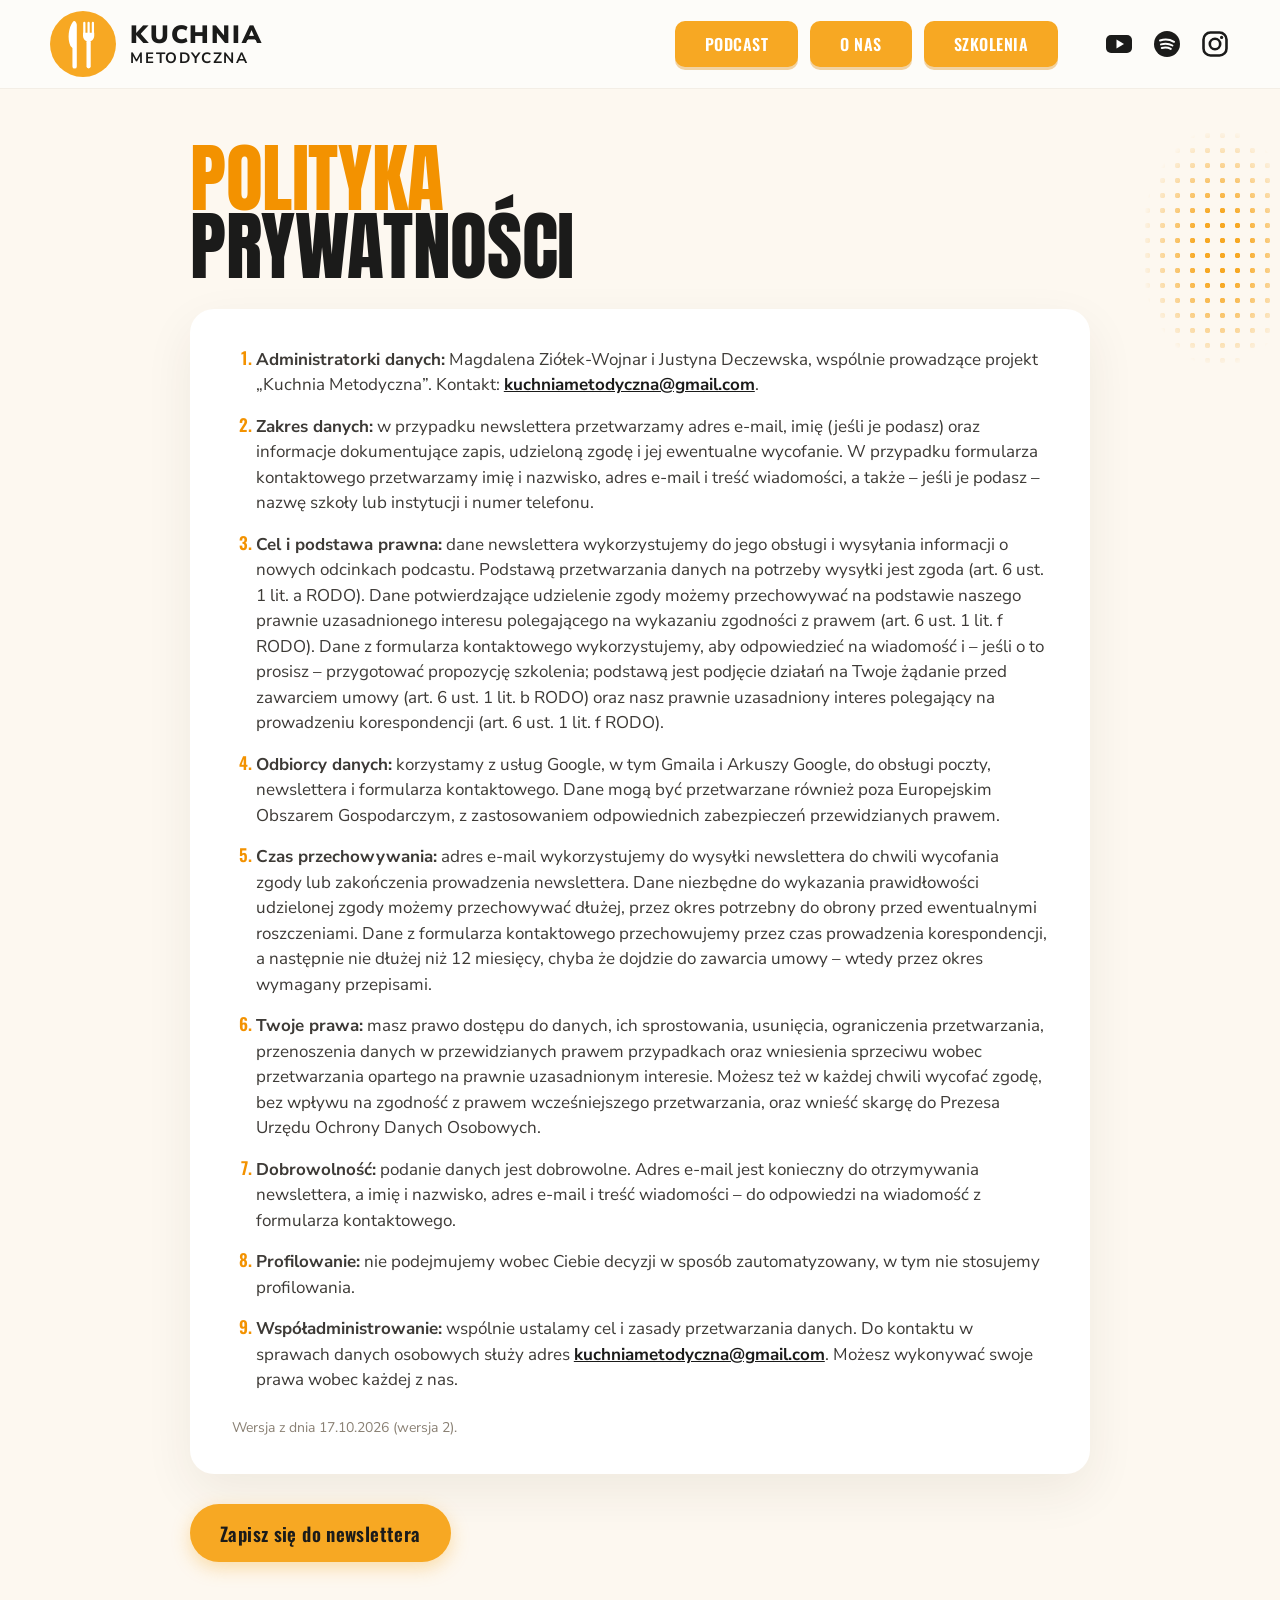
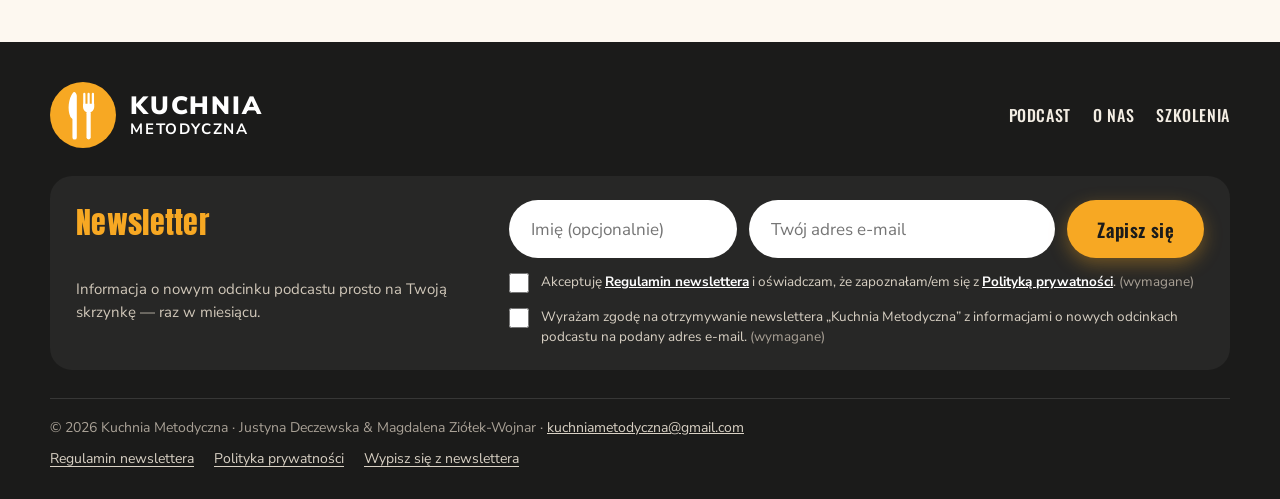
<file: polityka-prywatnosci.html>
<!doctype html>
<html lang="pl">
<head>
<meta charset="utf-8">
<meta name="viewport" content="width=device-width, initial-scale=1">
<title>Polityka prywatności — Kuchnia Metodyczna</title>
<meta name="description" content="Polityka prywatności Kuchni Metodycznej: newsletter i formularz kontaktowy.">
<meta property="og:title" content="Polityka prywatności — Kuchnia Metodyczna">
<meta property="og:description" content="Polityka prywatności Kuchni Metodycznej: newsletter i formularz kontaktowy.">
<meta property="og:image" content="img/hero-2.webp">
<meta name="theme-color" content="#f7a823">
<link rel="icon" href="img/favicon.svg" type="image/svg+xml">
<link rel="preload" href="fonts/anton-latin-400-normal.woff2" as="font" type="font/woff2" crossorigin>
<link rel="stylesheet" href="css/fonts.css?v=2026101801">
<link rel="stylesheet" href="css/style.css?v=2026101801">
</head>
<body>
<header class="site-header">
  <div class="wrap">
    <a class="brand" href="index.html" aria-label="Kuchnia Metodyczna — strona główna">
      <svg viewBox="0 0 100 100" aria-hidden="true"><circle cx="50" cy="50" r="50" fill="#f7a823"/><path fill="#fff" d="M35 16c-7 9-9 26-4 37l3 3v28a3.3 3.3 0 0 0 6.6 0V21c0-4-3.7-7.6-5.6-5z"/><path fill="none" stroke="#fff" stroke-width="3.4" stroke-linecap="round" d="M52 18v18M58.5 18v18M65 18v18"/><path fill="#fff" d="M50 33h17v5a8.5 8.5 0 0 1-17 0z"/><rect fill="#fff" x="55.3" y="44" width="6.4" height="43" rx="3.2"/></svg>
      <span class="brand-text"><b>KUCHNIA</b><span>METODYCZNA</span></span>
    </a>
    <nav class="main-nav" aria-label="Główna nawigacja">
    <a href="podcast.html">PODCAST</a>
    <a href="o-nas.html">O NAS</a>
    <a href="szkolenia.html">SZKOLENIA</a>
    </nav>
    <div class="socials">
  <a href="https://www.youtube.com/@KuchniaMetodyczna" aria-label="YouTube" target="_blank" rel="noopener"><svg viewBox="0 0 28 28"><rect x="1" y="5" width="26" height="18" rx="5" fill="#1b1b1a"/><path d="M11.5 9.5v9l7.5-4.5z" fill="#fff"/></svg></a>
  <a href="https://open.spotify.com/show/78JCaoAEl9yniNS0A4y9NV" aria-label="Spotify" target="_blank" rel="noopener"><svg viewBox="0 0 28 28"><circle cx="14" cy="14" r="13" fill="#1b1b1a"/><path d="M7 10.5c4.8-1.5 10-1 14 1.3M8 14.4c4-1.1 8.2-.7 11.4 1.1M8.8 18c3.2-.8 6.4-.5 9 .9" fill="none" stroke="#fff" stroke-width="2" stroke-linecap="round"/></svg></a>
  <a href="#" aria-label="Instagram" target="_blank" rel="noopener"><svg viewBox="0 0 28 28"><rect x="2.5" y="2.5" width="23" height="23" rx="7" fill="none" stroke="#1b1b1a" stroke-width="2.6"/><circle cx="14" cy="14" r="5.2" fill="none" stroke="#1b1b1a" stroke-width="2.6"/><circle cx="20.6" cy="7.4" r="1.6" fill="#1b1b1a"/></svg></a>
</div>
    <button class="menu-toggle" aria-label="Menu" aria-expanded="false"><span></span><span></span><span></span></button>
  </div>
</header>
<main>
<section class="legal">
  <div class="dots" style="right:-20px;top:40px;width:160px;height:240px"></div>
  <div class="wrap">
    <h1 class="display"><span class="accent">Polityka</span><span class="ink">prywatności</span></h1>
    <div class="legal-card">
      <ol class="legal-list">
        <li><b>Administratorki danych:</b> Magdalena Ziółek-Wojnar i Justyna Deczewska, wspólnie prowadzące projekt „Kuchnia Metodyczna”. Kontakt: <a href="mailto:kuchniametodyczna@gmail.com">kuchniametodyczna@gmail.com</a>.</li>
        <li><b>Zakres danych:</b> w przypadku newslettera przetwarzamy adres e-mail, imię (jeśli je podasz) oraz informacje dokumentujące zapis, udzieloną zgodę i jej ewentualne wycofanie. W przypadku formularza kontaktowego przetwarzamy imię i nazwisko, adres e-mail i treść wiadomości, a także – jeśli je podasz – nazwę szkoły lub instytucji i numer telefonu.</li>
        <li><b>Cel i podstawa prawna:</b> dane newslettera wykorzystujemy do jego obsługi i wysyłania informacji o nowych odcinkach podcastu. Podstawą przetwarzania danych na potrzeby wysyłki jest zgoda (art. 6 ust. 1 lit. a RODO). Dane potwierdzające udzielenie zgody możemy przechowywać na podstawie naszego prawnie uzasadnionego interesu polegającego na wykazaniu zgodności z prawem (art. 6 ust. 1 lit. f RODO). Dane z formularza kontaktowego wykorzystujemy, aby odpowiedzieć na wiadomość i – jeśli o to prosisz – przygotować propozycję szkolenia; podstawą jest podjęcie działań na Twoje żądanie przed zawarciem umowy (art. 6 ust. 1 lit. b RODO) oraz nasz prawnie uzasadniony interes polegający na prowadzeniu korespondencji (art. 6 ust. 1 lit. f RODO).</li>
        <li><b>Odbiorcy danych:</b> korzystamy z usług Google, w tym Gmaila i Arkuszy Google, do obsługi poczty, newslettera i formularza kontaktowego. Dane mogą być przetwarzane również poza Europejskim Obszarem Gospodarczym, z zastosowaniem odpowiednich zabezpieczeń przewidzianych prawem.</li>
        <li><b>Czas przechowywania:</b> adres e-mail wykorzystujemy do wysyłki newslettera do chwili wycofania zgody lub zakończenia prowadzenia newslettera. Dane niezbędne do wykazania prawidłowości udzielonej zgody możemy przechowywać dłużej, przez okres potrzebny do obrony przed ewentualnymi roszczeniami. Dane z formularza kontaktowego przechowujemy przez czas prowadzenia korespondencji, a następnie nie dłużej niż 12 miesięcy, chyba że dojdzie do zawarcia umowy – wtedy przez okres wymagany przepisami.</li>
        <li><b>Twoje prawa:</b> masz prawo dostępu do danych, ich sprostowania, usunięcia, ograniczenia przetwarzania, przenoszenia danych w przewidzianych prawem przypadkach oraz wniesienia sprzeciwu wobec przetwarzania opartego na prawnie uzasadnionym interesie. Możesz też w każdej chwili wycofać zgodę, bez wpływu na zgodność z prawem wcześniejszego przetwarzania, oraz wnieść skargę do Prezesa Urzędu Ochrony Danych Osobowych.</li>
        <li><b>Dobrowolność:</b> podanie danych jest dobrowolne. Adres e-mail jest konieczny do otrzymywania newslettera, a imię i nazwisko, adres e-mail i treść wiadomości – do odpowiedzi na wiadomość z formularza kontaktowego.</li>
        <li><b>Profilowanie:</b> nie podejmujemy wobec Ciebie decyzji w sposób zautomatyzowany, w tym nie stosujemy profilowania.</li>
        <li><b>Współadministrowanie:</b> wspólnie ustalamy cel i zasady przetwarzania danych. Do kontaktu w sprawach danych osobowych służy adres <a href="mailto:kuchniametodyczna@gmail.com">kuchniametodyczna@gmail.com</a>. Możesz wykonywać swoje prawa wobec każdej z nas.</li>
      </ol>
      <p class="legal-meta">Wersja z dnia 17.10.2026 (wersja 2).</p>
    </div>
    <p class="legal-back"><a class="btn" href="index.html#newsletter">Zapisz się do newslettera</a></p>
  </div>
</section>
</main>
<footer class="site-footer">
  <div class="wrap">
    <div class="footer-top">
      <a class="brand" href="index.html"><svg viewBox="0 0 100 100" aria-hidden="true"><circle cx="50" cy="50" r="50" fill="#f7a823"/><path fill="#fff" d="M35 16c-7 9-9 26-4 37l3 3v28a3.3 3.3 0 0 0 6.6 0V21c0-4-3.7-7.6-5.6-5z"/><path fill="none" stroke="#fff" stroke-width="3.4" stroke-linecap="round" d="M52 18v18M58.5 18v18M65 18v18"/><path fill="#fff" d="M50 33h17v5a8.5 8.5 0 0 1-17 0z"/><rect fill="#fff" x="55.3" y="44" width="6.4" height="43" rx="3.2"/></svg><span class="brand-text"><b>KUCHNIA</b><span>METODYCZNA</span></span></a>
      <nav aria-label="Stopka"><a href="podcast.html">PODCAST</a> <a href="o-nas.html">O NAS</a> <a href="szkolenia.html">SZKOLENIA</a></nav>
    </div>
    <div class="footer-nl" data-nl-wrap hidden>
      <h2>Newsletter</h2>
      <p>Informacja o nowym odcinku podcastu prosto na Twoją skrzynkę &mdash; raz w miesiącu.</p>
      <form class="nl-form nl-footer" data-nl novalidate>
      <div class="nl-row">
        <label class="sr-only" for="nl-foot-name">Imię (opcjonalnie)</label>
        <input id="nl-foot-name" class="nl-name" name="first_name" type="text" autocomplete="given-name" placeholder="Imię (opcjonalnie)" maxlength="60">
        <label class="sr-only" for="nl-foot-email">Adres e-mail</label>
        <input id="nl-foot-email" name="email" type="email" inputmode="email" autocomplete="email" placeholder="Twój adres e-mail" maxlength="254" required>
        <button class="btn nl-submit" type="submit">Zapisz się</button>
      </div>
      <div class="nl-hp" aria-hidden="true"><label>Nie wypełniaj tego pola <input name="website" type="text" tabindex="-1" autocomplete="off"></label></div>
      <label class="nl-check"><input type="checkbox" name="consent_terms" required><span>Akceptuję <a href="regulamin-newslettera.html">Regulamin newslettera</a> i oświadczam, że zapoznałam/em się z <a href="polityka-prywatnosci.html">Polityką prywatności</a>. <em>(wymagane)</em></span></label>
      <label class="nl-check"><input type="checkbox" name="consent_newsletter" required><span>Wyrażam zgodę na otrzymywanie newslettera „Kuchnia Metodyczna” z informacjami o nowych odcinkach podcastu na podany adres e-mail. <em>(wymagane)</em></span></label>
      <p class="nl-msg" role="status" aria-live="polite"></p>
    </form>
    </div>
    <div class="footer-bottom">
      <small>© <span id="year">2026</span> Kuchnia Metodyczna · Justyna Deczewska &amp; Magdalena Ziółek-Wojnar · <a href="mailto:kuchniametodyczna@gmail.com">kuchniametodyczna@gmail.com</a></small>
      <nav class="legal-links" aria-label="Dokumenty"><a href="regulamin-newslettera.html">Regulamin newslettera</a><a href="polityka-prywatnosci.html">Polityka prywatności</a><a href="wypisz.html">Wypisz się z newslettera</a></nav>
    </div>
  </div>
</footer>

<script src="js/main.js?v=2026101801" defer></script>
<script src="js/config.js?v=2026101801" defer></script>
<script src="js/newsletter.js?v=2026101801" defer></script>
</body>
</html>
</file>
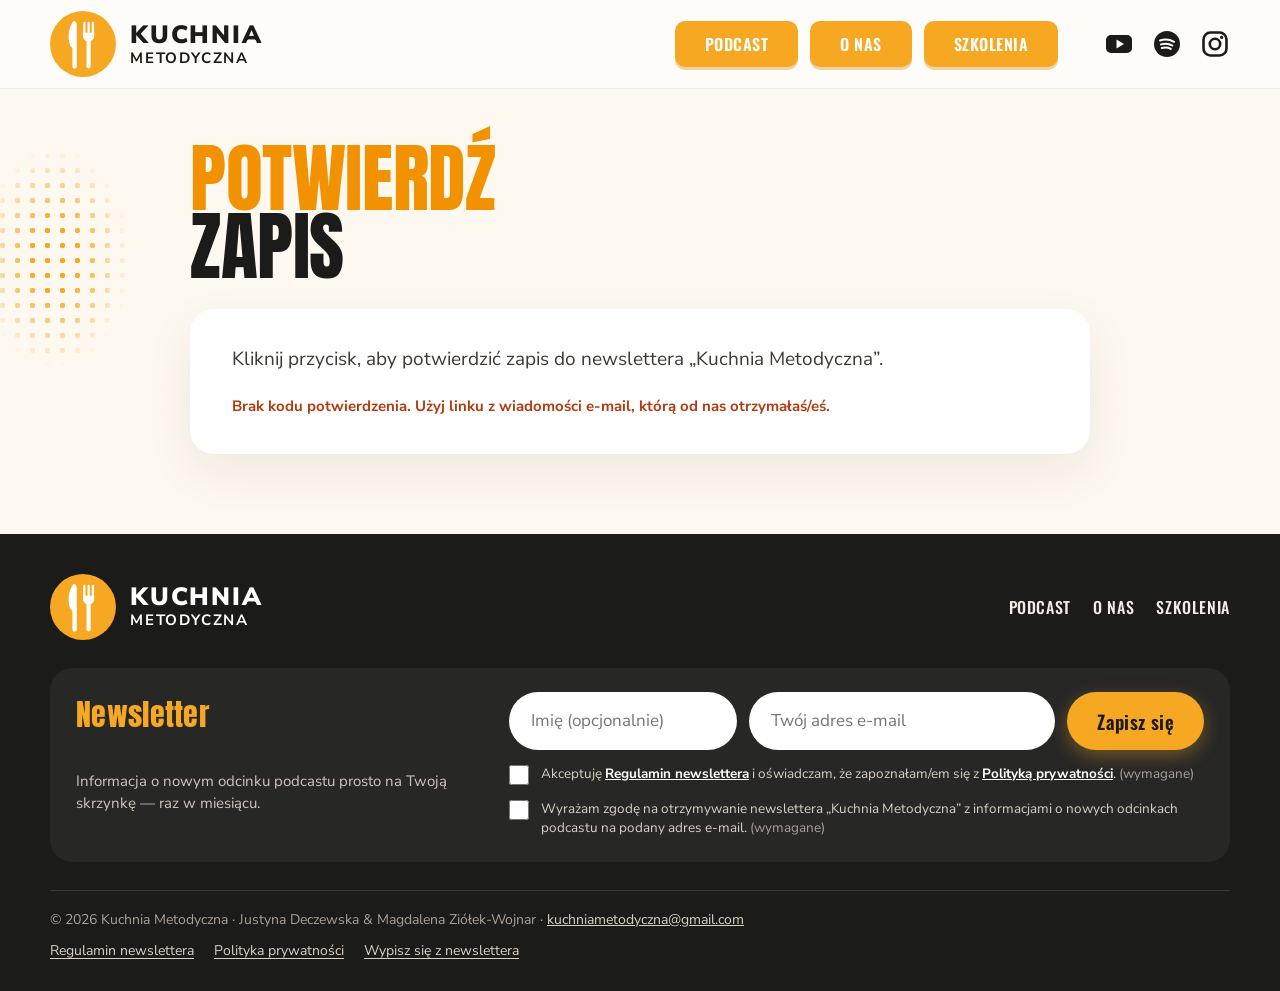
<file: potwierdz.html>
<!doctype html>
<html lang="pl">
<head>
<meta charset="utf-8">
<meta name="viewport" content="width=device-width, initial-scale=1">
<title>Potwierdzenie zapisu — Kuchnia Metodyczna</title>
<meta name="description" content="Potwierdzenie zapisu — Kuchnia Metodyczna">
<meta name="robots" content="noindex">
<meta property="og:title" content="Potwierdzenie zapisu — Kuchnia Metodyczna">
<meta property="og:description" content="Potwierdzenie zapisu — Kuchnia Metodyczna">
<meta property="og:image" content="img/hero-2.webp">
<meta name="theme-color" content="#f7a823">
<link rel="icon" href="img/favicon.svg" type="image/svg+xml">
<link rel="preload" href="fonts/anton-latin-400-normal.woff2" as="font" type="font/woff2" crossorigin>
<link rel="stylesheet" href="css/fonts.css?v=2026101801">
<link rel="stylesheet" href="css/style.css?v=2026101801">
</head>
<body>
<header class="site-header">
  <div class="wrap">
    <a class="brand" href="index.html" aria-label="Kuchnia Metodyczna — strona główna">
      <svg viewBox="0 0 100 100" aria-hidden="true"><circle cx="50" cy="50" r="50" fill="#f7a823"/><path fill="#fff" d="M35 16c-7 9-9 26-4 37l3 3v28a3.3 3.3 0 0 0 6.6 0V21c0-4-3.7-7.6-5.6-5z"/><path fill="none" stroke="#fff" stroke-width="3.4" stroke-linecap="round" d="M52 18v18M58.5 18v18M65 18v18"/><path fill="#fff" d="M50 33h17v5a8.5 8.5 0 0 1-17 0z"/><rect fill="#fff" x="55.3" y="44" width="6.4" height="43" rx="3.2"/></svg>
      <span class="brand-text"><b>KUCHNIA</b><span>METODYCZNA</span></span>
    </a>
    <nav class="main-nav" aria-label="Główna nawigacja">
    <a href="podcast.html">PODCAST</a>
    <a href="o-nas.html">O NAS</a>
    <a href="szkolenia.html">SZKOLENIA</a>
    </nav>
    <div class="socials">
  <a href="https://www.youtube.com/@KuchniaMetodyczna" aria-label="YouTube" target="_blank" rel="noopener"><svg viewBox="0 0 28 28"><rect x="1" y="5" width="26" height="18" rx="5" fill="#1b1b1a"/><path d="M11.5 9.5v9l7.5-4.5z" fill="#fff"/></svg></a>
  <a href="https://open.spotify.com/show/78JCaoAEl9yniNS0A4y9NV" aria-label="Spotify" target="_blank" rel="noopener"><svg viewBox="0 0 28 28"><circle cx="14" cy="14" r="13" fill="#1b1b1a"/><path d="M7 10.5c4.8-1.5 10-1 14 1.3M8 14.4c4-1.1 8.2-.7 11.4 1.1M8.8 18c3.2-.8 6.4-.5 9 .9" fill="none" stroke="#fff" stroke-width="2" stroke-linecap="round"/></svg></a>
  <a href="#" aria-label="Instagram" target="_blank" rel="noopener"><svg viewBox="0 0 28 28"><rect x="2.5" y="2.5" width="23" height="23" rx="7" fill="none" stroke="#1b1b1a" stroke-width="2.6"/><circle cx="14" cy="14" r="5.2" fill="none" stroke="#1b1b1a" stroke-width="2.6"/><circle cx="20.6" cy="7.4" r="1.6" fill="#1b1b1a"/></svg></a>
</div>
    <button class="menu-toggle" aria-label="Menu" aria-expanded="false"><span></span><span></span><span></span></button>
  </div>
</header>
<main>
<section class="legal nl-action">
  <div class="dots" style="left:-20px;top:60px;width:150px;height:220px"></div>
  <div class="wrap">
    <h1 class="display"><span class="accent">Potwierdź</span><span class="ink">zapis</span></h1>
    <div class="legal-card nl-panel">
      <div data-nl-confirm>
        <p class="nl-lead">Kliknij przycisk, aby potwierdzić zapis do newslettera „Kuchnia Metodyczna”.</p>
        <button class="btn" type="button" data-nl-confirm-btn>Potwierdzam zapis</button>
        <p class="nl-msg" role="status" aria-live="polite"></p>
      </div>
    </div>
  </div>
</section>
</main>
<footer class="site-footer">
  <div class="wrap">
    <div class="footer-top">
      <a class="brand" href="index.html"><svg viewBox="0 0 100 100" aria-hidden="true"><circle cx="50" cy="50" r="50" fill="#f7a823"/><path fill="#fff" d="M35 16c-7 9-9 26-4 37l3 3v28a3.3 3.3 0 0 0 6.6 0V21c0-4-3.7-7.6-5.6-5z"/><path fill="none" stroke="#fff" stroke-width="3.4" stroke-linecap="round" d="M52 18v18M58.5 18v18M65 18v18"/><path fill="#fff" d="M50 33h17v5a8.5 8.5 0 0 1-17 0z"/><rect fill="#fff" x="55.3" y="44" width="6.4" height="43" rx="3.2"/></svg><span class="brand-text"><b>KUCHNIA</b><span>METODYCZNA</span></span></a>
      <nav aria-label="Stopka"><a href="podcast.html">PODCAST</a> <a href="o-nas.html">O NAS</a> <a href="szkolenia.html">SZKOLENIA</a></nav>
    </div>
    <div class="footer-nl" data-nl-wrap hidden>
      <h2>Newsletter</h2>
      <p>Informacja o nowym odcinku podcastu prosto na Twoją skrzynkę &mdash; raz w miesiącu.</p>
      <form class="nl-form nl-footer" data-nl novalidate>
      <div class="nl-row">
        <label class="sr-only" for="nl-foot-name">Imię (opcjonalnie)</label>
        <input id="nl-foot-name" class="nl-name" name="first_name" type="text" autocomplete="given-name" placeholder="Imię (opcjonalnie)" maxlength="60">
        <label class="sr-only" for="nl-foot-email">Adres e-mail</label>
        <input id="nl-foot-email" name="email" type="email" inputmode="email" autocomplete="email" placeholder="Twój adres e-mail" maxlength="254" required>
        <button class="btn nl-submit" type="submit">Zapisz się</button>
      </div>
      <div class="nl-hp" aria-hidden="true"><label>Nie wypełniaj tego pola <input name="website" type="text" tabindex="-1" autocomplete="off"></label></div>
      <label class="nl-check"><input type="checkbox" name="consent_terms" required><span>Akceptuję <a href="regulamin-newslettera.html">Regulamin newslettera</a> i oświadczam, że zapoznałam/em się z <a href="polityka-prywatnosci.html">Polityką prywatności</a>. <em>(wymagane)</em></span></label>
      <label class="nl-check"><input type="checkbox" name="consent_newsletter" required><span>Wyrażam zgodę na otrzymywanie newslettera „Kuchnia Metodyczna” z informacjami o nowych odcinkach podcastu na podany adres e-mail. <em>(wymagane)</em></span></label>
      <p class="nl-msg" role="status" aria-live="polite"></p>
    </form>
    </div>
    <div class="footer-bottom">
      <small>© <span id="year">2026</span> Kuchnia Metodyczna · Justyna Deczewska &amp; Magdalena Ziółek-Wojnar · <a href="mailto:kuchniametodyczna@gmail.com">kuchniametodyczna@gmail.com</a></small>
      <nav class="legal-links" aria-label="Dokumenty"><a href="regulamin-newslettera.html">Regulamin newslettera</a><a href="polityka-prywatnosci.html">Polityka prywatności</a><a href="wypisz.html">Wypisz się z newslettera</a></nav>
    </div>
  </div>
</footer>

<script src="js/main.js?v=2026101801" defer></script>
<script src="js/config.js?v=2026101801" defer></script>
<script src="js/newsletter.js?v=2026101801" defer></script>
</body>
</html>
</file>
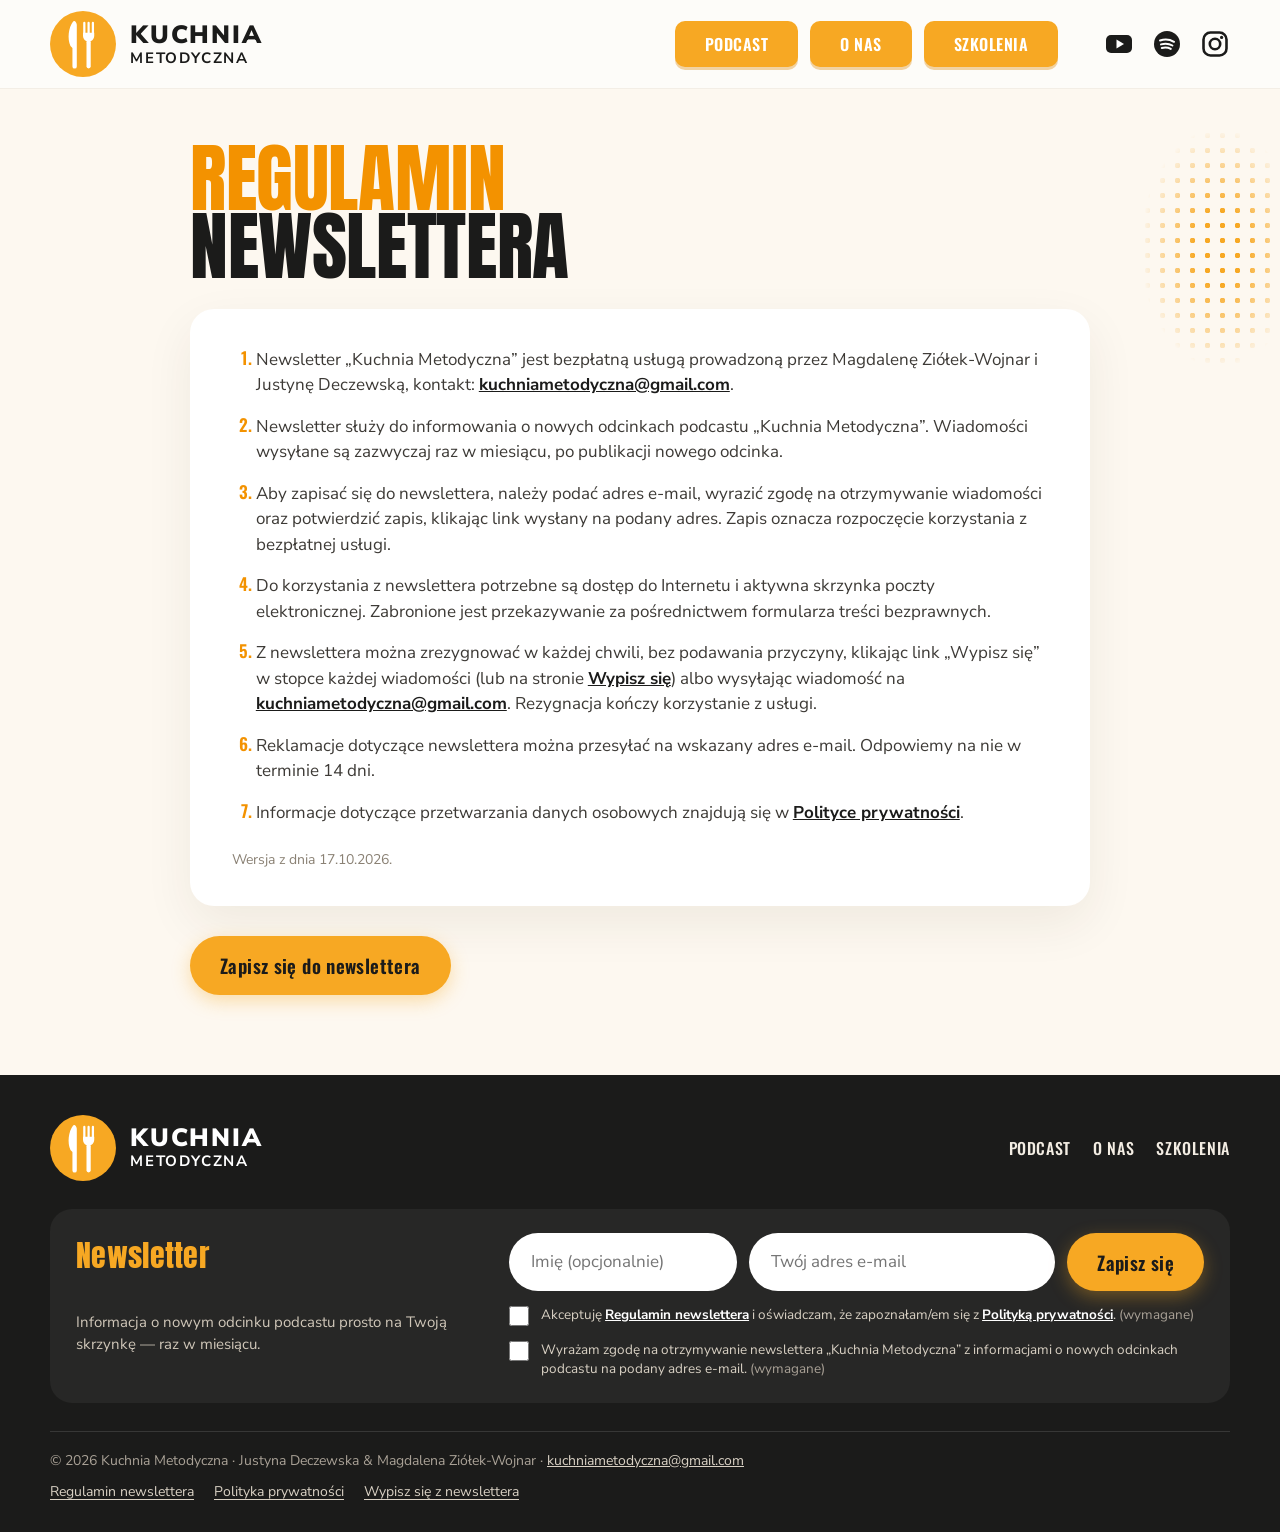
<file: regulamin-newslettera.html>
<!doctype html>
<html lang="pl">
<head>
<meta charset="utf-8">
<meta name="viewport" content="width=device-width, initial-scale=1">
<title>Regulamin newslettera — Kuchnia Metodyczna</title>
<meta name="description" content="Regulamin bezpłatnego newslettera Kuchni Metodycznej.">
<meta property="og:title" content="Regulamin newslettera — Kuchnia Metodyczna">
<meta property="og:description" content="Regulamin bezpłatnego newslettera Kuchni Metodycznej.">
<meta property="og:image" content="img/hero-2.webp">
<meta name="theme-color" content="#f7a823">
<link rel="icon" href="img/favicon.svg" type="image/svg+xml">
<link rel="preload" href="fonts/anton-latin-400-normal.woff2" as="font" type="font/woff2" crossorigin>
<link rel="stylesheet" href="css/fonts.css?v=2026101801">
<link rel="stylesheet" href="css/style.css?v=2026101801">
</head>
<body>
<header class="site-header">
  <div class="wrap">
    <a class="brand" href="index.html" aria-label="Kuchnia Metodyczna — strona główna">
      <svg viewBox="0 0 100 100" aria-hidden="true"><circle cx="50" cy="50" r="50" fill="#f7a823"/><path fill="#fff" d="M35 16c-7 9-9 26-4 37l3 3v28a3.3 3.3 0 0 0 6.6 0V21c0-4-3.7-7.6-5.6-5z"/><path fill="none" stroke="#fff" stroke-width="3.4" stroke-linecap="round" d="M52 18v18M58.5 18v18M65 18v18"/><path fill="#fff" d="M50 33h17v5a8.5 8.5 0 0 1-17 0z"/><rect fill="#fff" x="55.3" y="44" width="6.4" height="43" rx="3.2"/></svg>
      <span class="brand-text"><b>KUCHNIA</b><span>METODYCZNA</span></span>
    </a>
    <nav class="main-nav" aria-label="Główna nawigacja">
    <a href="podcast.html">PODCAST</a>
    <a href="o-nas.html">O NAS</a>
    <a href="szkolenia.html">SZKOLENIA</a>
    </nav>
    <div class="socials">
  <a href="https://www.youtube.com/@KuchniaMetodyczna" aria-label="YouTube" target="_blank" rel="noopener"><svg viewBox="0 0 28 28"><rect x="1" y="5" width="26" height="18" rx="5" fill="#1b1b1a"/><path d="M11.5 9.5v9l7.5-4.5z" fill="#fff"/></svg></a>
  <a href="https://open.spotify.com/show/78JCaoAEl9yniNS0A4y9NV" aria-label="Spotify" target="_blank" rel="noopener"><svg viewBox="0 0 28 28"><circle cx="14" cy="14" r="13" fill="#1b1b1a"/><path d="M7 10.5c4.8-1.5 10-1 14 1.3M8 14.4c4-1.1 8.2-.7 11.4 1.1M8.8 18c3.2-.8 6.4-.5 9 .9" fill="none" stroke="#fff" stroke-width="2" stroke-linecap="round"/></svg></a>
  <a href="#" aria-label="Instagram" target="_blank" rel="noopener"><svg viewBox="0 0 28 28"><rect x="2.5" y="2.5" width="23" height="23" rx="7" fill="none" stroke="#1b1b1a" stroke-width="2.6"/><circle cx="14" cy="14" r="5.2" fill="none" stroke="#1b1b1a" stroke-width="2.6"/><circle cx="20.6" cy="7.4" r="1.6" fill="#1b1b1a"/></svg></a>
</div>
    <button class="menu-toggle" aria-label="Menu" aria-expanded="false"><span></span><span></span><span></span></button>
  </div>
</header>
<main>
<section class="legal">
  <div class="dots" style="right:-20px;top:40px;width:160px;height:240px"></div>
  <div class="wrap">
    <h1 class="display"><span class="accent">Regulamin</span><span class="ink">newslettera</span></h1>
    <div class="legal-card">
      <ol class="legal-list">
        <li>Newsletter „Kuchnia Metodyczna” jest bezpłatną usługą prowadzoną przez Magdalenę Ziółek-Wojnar i Justynę Deczewską, kontakt: <a href="mailto:kuchniametodyczna@gmail.com">kuchniametodyczna@gmail.com</a>.</li>
        <li>Newsletter służy do informowania o nowych odcinkach podcastu „Kuchnia Metodyczna”. Wiadomości wysyłane są zazwyczaj raz w miesiącu, po publikacji nowego odcinka.</li>
        <li>Aby zapisać się do newslettera, należy podać adres e-mail, wyrazić zgodę na otrzymywanie wiadomości oraz potwierdzić zapis, klikając link wysłany na podany adres. Zapis oznacza rozpoczęcie korzystania z bezpłatnej usługi.</li>
        <li>Do korzystania z newslettera potrzebne są dostęp do Internetu i aktywna skrzynka poczty elektronicznej. Zabronione jest przekazywanie za pośrednictwem formularza treści bezprawnych.</li>
        <li>Z newslettera można zrezygnować w każdej chwili, bez podawania przyczyny, klikając link „Wypisz się” w stopce każdej wiadomości (lub na stronie <a href="wypisz.html">Wypisz się</a>) albo wysyłając wiadomość na <a href="mailto:kuchniametodyczna@gmail.com">kuchniametodyczna@gmail.com</a>. Rezygnacja kończy korzystanie z usługi.</li>
        <li>Reklamacje dotyczące newslettera można przesyłać na wskazany adres e-mail. Odpowiemy na nie w terminie 14 dni.</li>
        <li>Informacje dotyczące przetwarzania danych osobowych znajdują się w <a href="polityka-prywatnosci.html">Polityce prywatności</a>.</li>
      </ol>
      <p class="legal-meta">Wersja z dnia 17.10.2026.</p>
    </div>
    <p class="legal-back"><a class="btn" href="index.html#newsletter">Zapisz się do newslettera</a></p>
  </div>
</section>
</main>
<footer class="site-footer">
  <div class="wrap">
    <div class="footer-top">
      <a class="brand" href="index.html"><svg viewBox="0 0 100 100" aria-hidden="true"><circle cx="50" cy="50" r="50" fill="#f7a823"/><path fill="#fff" d="M35 16c-7 9-9 26-4 37l3 3v28a3.3 3.3 0 0 0 6.6 0V21c0-4-3.7-7.6-5.6-5z"/><path fill="none" stroke="#fff" stroke-width="3.4" stroke-linecap="round" d="M52 18v18M58.5 18v18M65 18v18"/><path fill="#fff" d="M50 33h17v5a8.5 8.5 0 0 1-17 0z"/><rect fill="#fff" x="55.3" y="44" width="6.4" height="43" rx="3.2"/></svg><span class="brand-text"><b>KUCHNIA</b><span>METODYCZNA</span></span></a>
      <nav aria-label="Stopka"><a href="podcast.html">PODCAST</a> <a href="o-nas.html">O NAS</a> <a href="szkolenia.html">SZKOLENIA</a></nav>
    </div>
    <div class="footer-nl" data-nl-wrap hidden>
      <h2>Newsletter</h2>
      <p>Informacja o nowym odcinku podcastu prosto na Twoją skrzynkę &mdash; raz w miesiącu.</p>
      <form class="nl-form nl-footer" data-nl novalidate>
      <div class="nl-row">
        <label class="sr-only" for="nl-foot-name">Imię (opcjonalnie)</label>
        <input id="nl-foot-name" class="nl-name" name="first_name" type="text" autocomplete="given-name" placeholder="Imię (opcjonalnie)" maxlength="60">
        <label class="sr-only" for="nl-foot-email">Adres e-mail</label>
        <input id="nl-foot-email" name="email" type="email" inputmode="email" autocomplete="email" placeholder="Twój adres e-mail" maxlength="254" required>
        <button class="btn nl-submit" type="submit">Zapisz się</button>
      </div>
      <div class="nl-hp" aria-hidden="true"><label>Nie wypełniaj tego pola <input name="website" type="text" tabindex="-1" autocomplete="off"></label></div>
      <label class="nl-check"><input type="checkbox" name="consent_terms" required><span>Akceptuję <a href="regulamin-newslettera.html">Regulamin newslettera</a> i oświadczam, że zapoznałam/em się z <a href="polityka-prywatnosci.html">Polityką prywatności</a>. <em>(wymagane)</em></span></label>
      <label class="nl-check"><input type="checkbox" name="consent_newsletter" required><span>Wyrażam zgodę na otrzymywanie newslettera „Kuchnia Metodyczna” z informacjami o nowych odcinkach podcastu na podany adres e-mail. <em>(wymagane)</em></span></label>
      <p class="nl-msg" role="status" aria-live="polite"></p>
    </form>
    </div>
    <div class="footer-bottom">
      <small>© <span id="year">2026</span> Kuchnia Metodyczna · Justyna Deczewska &amp; Magdalena Ziółek-Wojnar · <a href="mailto:kuchniametodyczna@gmail.com">kuchniametodyczna@gmail.com</a></small>
      <nav class="legal-links" aria-label="Dokumenty"><a href="regulamin-newslettera.html">Regulamin newslettera</a><a href="polityka-prywatnosci.html">Polityka prywatności</a><a href="wypisz.html">Wypisz się z newslettera</a></nav>
    </div>
  </div>
</footer>

<script src="js/main.js?v=2026101801" defer></script>
<script src="js/config.js?v=2026101801" defer></script>
<script src="js/newsletter.js?v=2026101801" defer></script>
</body>
</html>
</file>
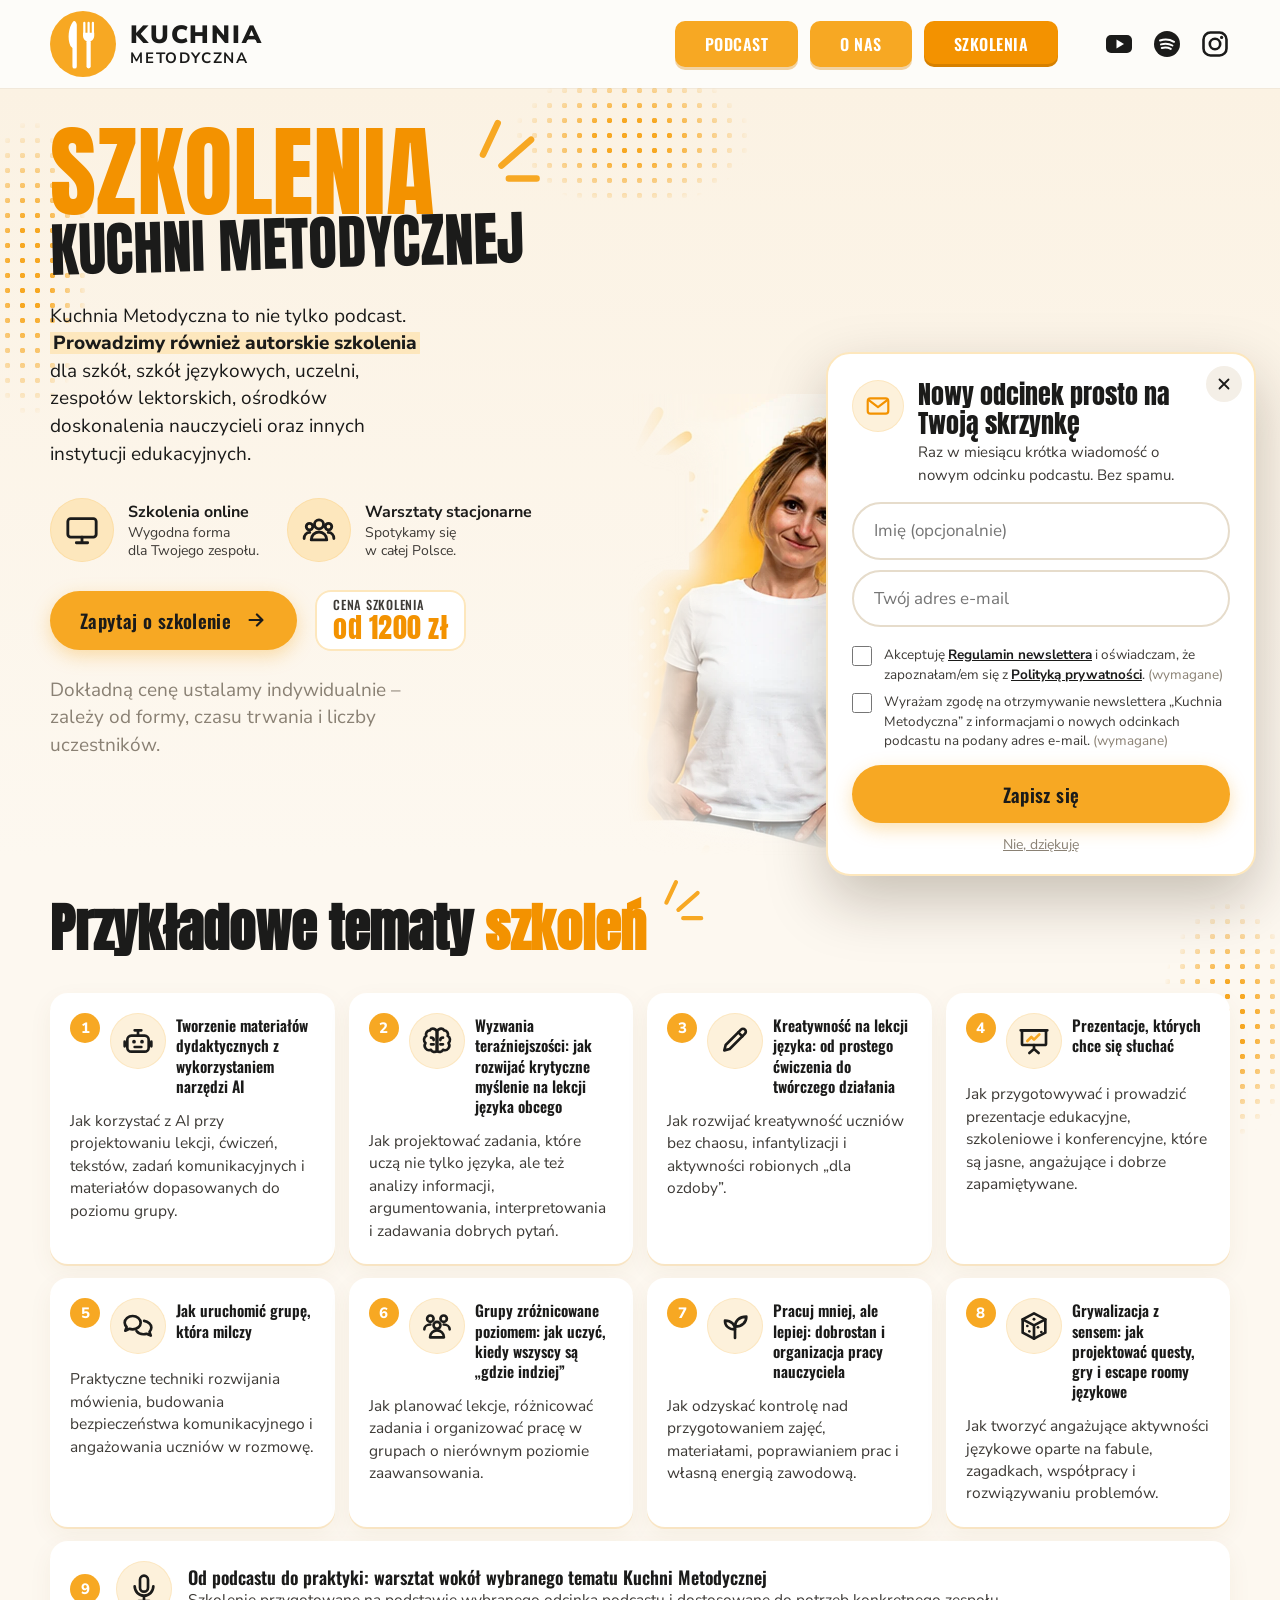
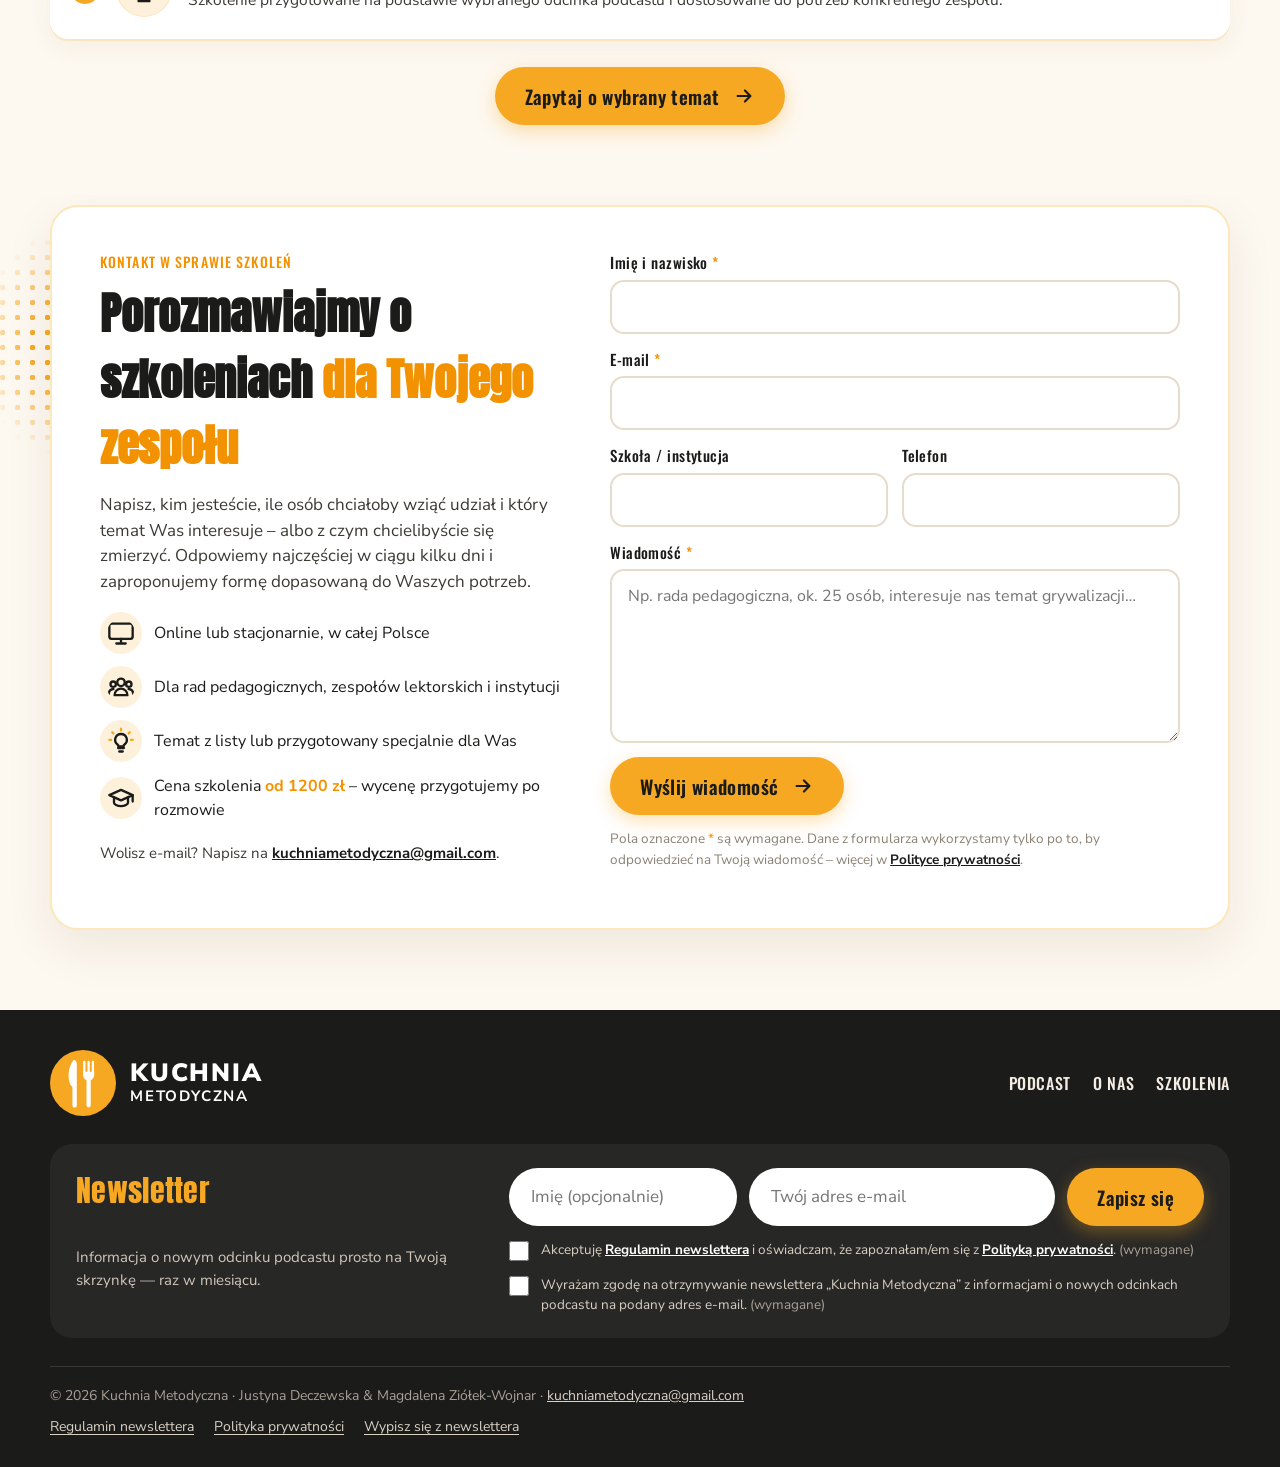
<file: szkolenia.html>
<!doctype html>
<html lang="pl">
<head>
<meta charset="utf-8">
<meta name="viewport" content="width=device-width, initial-scale=1">
<title>Szkolenia — Kuchnia Metodyczna</title>
<meta name="description" content="Autorskie szkolenia Kuchni Metodycznej dla szkół, szkół językowych, uczelni, zespołów lektorskich i ośrodków doskonalenia nauczycieli.">
<meta property="og:title" content="Szkolenia — Kuchnia Metodyczna">
<meta property="og:description" content="Autorskie szkolenia Kuchni Metodycznej dla szkół, szkół językowych, uczelni, zespołów lektorskich i ośrodków doskonalenia nauczycieli.">
<meta property="og:image" content="img/hero-2.webp">
<meta name="theme-color" content="#f7a823">
<link rel="icon" href="img/favicon.svg" type="image/svg+xml">
<link rel="preload" href="fonts/anton-latin-400-normal.woff2" as="font" type="font/woff2" crossorigin>
<link rel="stylesheet" href="css/fonts.css?v=2026101801">
<link rel="stylesheet" href="css/style.css?v=2026101801">
</head>
<body>
<header class="site-header">
  <div class="wrap">
    <a class="brand" href="index.html" aria-label="Kuchnia Metodyczna — strona główna">
      <svg viewBox="0 0 100 100" aria-hidden="true"><circle cx="50" cy="50" r="50" fill="#f7a823"/><path fill="#fff" d="M35 16c-7 9-9 26-4 37l3 3v28a3.3 3.3 0 0 0 6.6 0V21c0-4-3.7-7.6-5.6-5z"/><path fill="none" stroke="#fff" stroke-width="3.4" stroke-linecap="round" d="M52 18v18M58.5 18v18M65 18v18"/><path fill="#fff" d="M50 33h17v5a8.5 8.5 0 0 1-17 0z"/><rect fill="#fff" x="55.3" y="44" width="6.4" height="43" rx="3.2"/></svg>
      <span class="brand-text"><b>KUCHNIA</b><span>METODYCZNA</span></span>
    </a>
    <nav class="main-nav" aria-label="Główna nawigacja">
    <a href="podcast.html">PODCAST</a>
    <a href="o-nas.html">O NAS</a>
    <a href="szkolenia.html" aria-current="page">SZKOLENIA</a>
    </nav>
    <div class="socials">
  <a href="https://www.youtube.com/@KuchniaMetodyczna" aria-label="YouTube" target="_blank" rel="noopener"><svg viewBox="0 0 28 28"><rect x="1" y="5" width="26" height="18" rx="5" fill="#1b1b1a"/><path d="M11.5 9.5v9l7.5-4.5z" fill="#fff"/></svg></a>
  <a href="https://open.spotify.com/show/78JCaoAEl9yniNS0A4y9NV" aria-label="Spotify" target="_blank" rel="noopener"><svg viewBox="0 0 28 28"><circle cx="14" cy="14" r="13" fill="#1b1b1a"/><path d="M7 10.5c4.8-1.5 10-1 14 1.3M8 14.4c4-1.1 8.2-.7 11.4 1.1M8.8 18c3.2-.8 6.4-.5 9 .9" fill="none" stroke="#fff" stroke-width="2" stroke-linecap="round"/></svg></a>
  <a href="#" aria-label="Instagram" target="_blank" rel="noopener"><svg viewBox="0 0 28 28"><rect x="2.5" y="2.5" width="23" height="23" rx="7" fill="none" stroke="#1b1b1a" stroke-width="2.6"/><circle cx="14" cy="14" r="5.2" fill="none" stroke="#1b1b1a" stroke-width="2.6"/><circle cx="20.6" cy="7.4" r="1.6" fill="#1b1b1a"/></svg></a>
</div>
    <button class="menu-toggle" aria-label="Menu" aria-expanded="false"><span></span><span></span><span></span></button>
  </div>
</header>
<main>
<section class="page-hero">
  <div class="dots" style="left:-30px;top:30px;width:120px;height:300px"></div>
  <div class="dots" style="left:40%;top:-20px;width:240px;height:140px"></div>
  <div class="wrap">
    <div class="sz-text">
      <svg class="burst" viewBox="0 0 80 80" aria-hidden="true" style=""><path d="M14 46 30 12M34 58 66 30M42 72h30"/></svg>
      <h1 class="display"><span class="accent">Szkolenia</span><span class="ink">Kuchni Metodycznej</span></h1>
      <p>Kuchnia Metodyczna to nie tylko podcast. <mark>Prowadzimy również autorskie szkolenia</mark> dla szkół, szkół językowych, uczelni, zespołów lektorskich, ośrodków doskonalenia nauczycieli oraz innych instytucji edukacyjnych.</p>
      <div class="formats">
        <div class="format"><div class="icon-circle"><svg class="ico" viewBox="0 0 24 24" aria-hidden="true"><rect x="2" y="4" width="20" height="13" rx="2"/><path d="M8 21h8M12 17v4"/></svg></div><div><b>Szkolenia online</b><span>Wygodna forma<br>dla Twojego zespołu.</span></div></div>
        <div class="format"><div class="icon-circle"><svg class="ico" viewBox="0 0 24 24" aria-hidden="true"><circle cx="12" cy="8" r="3.2"/><circle cx="5.3" cy="9.6" r="2.3"/><circle cx="18.7" cy="9.6" r="2.3"/><path d="M6.5 19c0-3.2 2.5-5.6 5.5-5.6s5.5 2.4 5.5 5.6zM1.5 18c0-2.5 1.7-4.3 4-4.3M22.5 18c0-2.5-1.7-4.3-4-4.3"/></svg></div><div><b>Warsztaty stacjonarne</b><span>Spotykamy się<br>w całej Polsce.</span></div></div>
      </div>
      <div class="sz-cta-row">
        <a class="btn sz-cta" href="#kontakt">Zapytaj o szkolenie<svg viewBox="0 0 24 24" aria-hidden="true"><path d="M5 12h13M13 6l6 6-6 6" fill="none" stroke="currentColor" stroke-width="2.4" stroke-linecap="round" stroke-linejoin="round"/></svg></a>
        <span class="price-tag"><small>Cena szkolenia</small><b>od 1200 zł</b></span>
      </div>
      <p class="price-note">Dokładną cenę ustalamy indywidualnie – zależy od formy, czasu trwania i liczby uczestników.</p>
    </div>
    <div class="sz-photo">
      <img src="img/szkolenia-2.webp" width="980" height="916" alt="Justyna Deczewska i Magdalena Ziółek-Wojnar">
      <div class="sticky-note">Praktyczna wiedza dla nauczycieli języków obcych.</div>
      <div class="laptop"><svg class="ico" viewBox="0 0 100 80" aria-hidden="true"><rect x="14" y="10" width="72" height="46" rx="4" transform="rotate(-8 50 33)"/><path d="M6 66l84-12 8 10-86 12z"/><path d="M24 64l52-7M30 70l40-5.5" /><circle class="accent-fill" cx="48" cy="30" r="12"/><path d="M44 42h8M45 46h6M48 18v-6M34 24l-5-3M62 23l5-4"/></svg></div>
    </div>
    <div class="formats formats-mobile">
      <div class="format"><div class="icon-circle"><svg class="ico" viewBox="0 0 24 24" aria-hidden="true"><rect x="2" y="4" width="20" height="13" rx="2"/><path d="M8 21h8M12 17v4"/></svg></div><div><b>Szkolenia online</b><span>Wygodna forma<br>dla Twojego zespołu.</span></div></div>
        <div class="format"><div class="icon-circle"><svg class="ico" viewBox="0 0 24 24" aria-hidden="true"><circle cx="12" cy="8" r="3.2"/><circle cx="5.3" cy="9.6" r="2.3"/><circle cx="18.7" cy="9.6" r="2.3"/><path d="M6.5 19c0-3.2 2.5-5.6 5.5-5.6s5.5 2.4 5.5 5.6zM1.5 18c0-2.5 1.7-4.3 4-4.3M22.5 18c0-2.5-1.7-4.3-4-4.3"/></svg></div><div><b>Warsztaty stacjonarne</b><span>Spotykamy się<br>w całej Polsce.</span></div></div>
    </div>
    <div class="sz-price-mobile"><span class="price-tag"><small>Cena szkolenia</small><b>od 1200 zł</b></span><p class="price-note">Dokładną cenę ustalamy indywidualnie – zależy od formy, czasu trwania i liczby uczestników.</p></div>
  </div>
</section>

<section class="topics" id="tematy">
  <div class="dots" style="right:-20px;top:40px;width:140px;height:240px"></div>
  <div class="wrap">
    <h2 class="section-title">Przykładowe tematy <span class="accent">szkoleń</span><svg class="burst" viewBox="0 0 80 80" aria-hidden="true" style=""><path d="M14 46 30 12M34 58 66 30M42 72h30"/></svg></h2>
    <div class="topic-grid">
      <article class="topic">
        <div class="topic-head"><span class="num">1</span><div class="icon-circle"><svg class="ico" viewBox="0 0 24 24" aria-hidden="true"><rect x="4" y="8" width="16" height="12" rx="3"/><path d="M12 8V4.5M9.5 4h5M2 12.5v3.5M22 12.5v3.5M9.5 16.5h5"/><circle class="fill" cx="9" cy="12.5" r="1.4"/><circle class="fill" cx="15" cy="12.5" r="1.4"/></svg></div><h3>Tworzenie materiałów dydaktycznych z wykorzystaniem narzędzi AI</h3></div>
        <p>Jak korzystać z AI przy projektowaniu lekcji, ćwiczeń, tekstów, zadań komunikacyjnych i materiałów dopasowanych do poziomu grupy.</p>
      </article>
      <article class="topic">
        <div class="topic-head"><span class="num">2</span><div class="icon-circle"><svg class="ico" viewBox="0 0 24 24" aria-hidden="true"><path d="M12 5.5A3 3 0 0 0 6.6 4 3 3 0 0 0 4 8.2a3.2 3.2 0 0 0-.6 5.3A3.4 3.4 0 0 0 7.5 18.6 2.9 2.9 0 0 0 12 19.5z"/><path d="M12 5.5A3 3 0 0 1 17.4 4 3 3 0 0 1 20 8.2a3.2 3.2 0 0 1 .6 5.3 3.4 3.4 0 0 1-4.1 5.1 2.9 2.9 0 0 1-4.5.9z"/><path d="M12 5.5v14M7.5 9.5c1 0 2 .6 2 1.8M16.5 9.5c-1 0-2 .6-2 1.8M7.5 14.5h2M14.5 14.5h2"/></svg></div><h3>Wyzwania teraźniejszości: jak rozwijać krytyczne myślenie na lekcji języka obcego</h3></div>
        <p>Jak projektować zadania, które uczą nie tylko języka, ale też analizy informacji, argumentowania, interpretowania i zadawania dobrych pytań.</p>
      </article>
      <article class="topic">
        <div class="topic-head"><span class="num">3</span><div class="icon-circle"><svg class="ico" viewBox="0 0 24 24" aria-hidden="true"><path d="M16.5 3.5a2.1 2.1 0 0 1 3 3L8 18l-4 1 1-4z"/><path d="M14.5 5.5l3 3"/></svg></div><h3>Kreatywność na lekcji języka: od prostego ćwiczenia do twórczego działania</h3></div>
        <p>Jak rozwijać kreatywność uczniów bez chaosu, infantylizacji i aktywności robionych „dla ozdoby”.</p>
      </article>
      <article class="topic">
        <div class="topic-head"><span class="num">4</span><div class="icon-circle"><svg class="ico" viewBox="0 0 24 24" aria-hidden="true"><rect x="3" y="4" width="18" height="11" rx="1"/><path d="M2 4h20M12 15v3M8.5 21l3.5-3 3.5 3"/><path class="accent" d="M7 12l3-3 2 2 4-4"/></svg></div><h3>Prezentacje, których chce się słuchać</h3></div>
        <p>Jak przygotowywać i prowadzić prezentacje edukacyjne, szkoleniowe i konferencyjne, które są jasne, angażujące i dobrze zapamiętywane.</p>
      </article>
      <article class="topic">
        <div class="topic-head"><span class="num">5</span><div class="icon-circle"><svg class="ico" viewBox="0 0 24 24" aria-hidden="true"><path d="M14 9.5c0 2.8-2.7 5-6 5-.9 0-1.7-.1-2.4-.4L2.5 15.5l1-2.8A4.6 4.6 0 0 1 2 9.5c0-2.8 2.7-5 6-5s6 2.2 6 5z"/><path d="M16.6 8.2c3 .4 5.4 2.5 5.4 5 0 1.2-.5 2.3-1.4 3.2l1 2.8-3.2-1.4c-.7.3-1.5.4-2.4.4-2.2 0-4.1-1-5.1-2.4"/></svg></div><h3>Jak uruchomić grupę, która milczy</h3></div>
        <p>Praktyczne techniki rozwijania mówienia, budowania bezpieczeństwa komunikacyjnego i angażowania uczniów w rozmowę.</p>
      </article>
      <article class="topic">
        <div class="topic-head"><span class="num">6</span><div class="icon-circle"><svg class="ico" viewBox="0 0 24 24" aria-hidden="true"><circle cx="7" cy="6.5" r="2.4"/><circle cx="17" cy="6.5" r="2.4"/><circle cx="12" cy="11.5" r="2.6"/><path d="M2.5 14.5c0-2 2-3.6 4.5-3.6M21.5 14.5c0-2-2-3.6-4.5-3.6M6.8 20.5c0-2.9 2.3-5.2 5.2-5.2s5.2 2.3 5.2 5.2z"/></svg></div><h3>Grupy zróżnicowane poziomem: jak uczyć, kiedy wszyscy są „gdzie indziej”</h3></div>
        <p>Jak planować lekcje, różnicować zadania i organizować pracę w grupach o nierównym poziomie zaawansowania.</p>
      </article>
      <article class="topic">
        <div class="topic-head"><span class="num">7</span><div class="icon-circle"><svg class="ico" viewBox="0 0 24 24" aria-hidden="true"><path d="M12 21v-8.5"/><path d="M12 12.5c0-4.2 3.1-7.5 8.5-7.5 0 4.2-3.1 7.5-8.5 7.5z"/><path d="M12 14.5c0-3.4-2.6-6.5-7.5-6.5 0 3.6 2.6 6.5 7.5 6.5z"/></svg></div><h3>Pracuj mniej, ale lepiej: dobrostan i organizacja pracy nauczyciela</h3></div>
        <p>Jak odzyskać kontrolę nad przygotowaniem zajęć, materiałami, poprawianiem prac i własną energią zawodową.</p>
      </article>
      <article class="topic">
        <div class="topic-head"><span class="num">8</span><div class="icon-circle"><svg class="ico" viewBox="0 0 24 24" aria-hidden="true"><path d="M12 2.5 20.5 7v10L12 21.5 3.5 17V7z"/><path d="M3.5 7 12 11.5 20.5 7M12 11.5v10"/><circle class="fill" cx="12" cy="7" r="1.1"/><circle class="fill" cx="7" cy="12" r="1"/><circle class="fill" cx="8.5" cy="16" r="1"/><circle class="fill" cx="15" cy="13" r="1"/><circle class="fill" cx="17.5" cy="16.5" r="1"/></svg></div><h3>Grywalizacja z sensem: jak projektować questy, gry i escape roomy językowe</h3></div>
        <p>Jak tworzyć angażujące aktywności językowe oparte na fabule, zagadkach, współpracy i rozwiązywaniu problemów.</p>
      </article>
      <article class="topic wide">
        <div class="topic-head"><span class="num">9</span><div class="icon-circle"><svg class="ico" viewBox="0 0 24 24" aria-hidden="true"><rect x="9" y="2" width="6" height="12" rx="3"/><path d="M5 10a7 7 0 0 0 14 0M12 17v4M8 21h8"/></svg></div></div>
        <div><h3>Od podcastu do praktyki: warsztat wokół wybranego tematu Kuchni Metodycznej</h3>
        <p>Szkolenie przygotowane na podstawie wybranego odcinka podcastu i dostosowane do potrzeb konkretnego zespołu.</p></div>
      </article>
    </div>
    <p class="more-link"><a class="btn" href="#kontakt">Zapytaj o wybrany temat<svg viewBox="0 0 24 24" aria-hidden="true"><path d="M5 12h13M13 6l6 6-6 6" fill="none" stroke="currentColor" stroke-width="2.4" stroke-linecap="round" stroke-linejoin="round"/></svg></a></p>
  </div>
</section>

<section class="contact" id="kontakt">
  <div class="dots" style="left:-20px;top:40px;width:150px;height:220px"></div>
  <div class="wrap">
    <div class="contact-card">
      <div class="contact-intro">
        <span class="kicker">Kontakt w sprawie szkoleń</span>
        <h2 class="section-title">Porozmawiajmy o szkoleniach <span class="accent">dla Twojego zespołu</span></h2>
        <p>Napisz, kim jesteście, ile osób chciałoby wziąć udział i który temat Was interesuje – albo z czym chcielibyście się zmierzyć. Odpowiemy najczęściej w ciągu kilku dni i zaproponujemy formę dopasowaną do Waszych potrzeb.</p>
        <ul class="contact-points">
          <li><svg class="ico" viewBox="0 0 24 24" aria-hidden="true"><rect x="2" y="4" width="20" height="13" rx="2"/><path d="M8 21h8M12 17v4"/></svg>Online lub stacjonarnie, w całej Polsce</li>
          <li><svg class="ico" viewBox="0 0 24 24" aria-hidden="true"><circle cx="12" cy="8" r="3.2"/><circle cx="5.3" cy="9.6" r="2.3"/><circle cx="18.7" cy="9.6" r="2.3"/><path d="M6.5 19c0-3.2 2.5-5.6 5.5-5.6s5.5 2.4 5.5 5.6zM1.5 18c0-2.5 1.7-4.3 4-4.3M22.5 18c0-2.5-1.7-4.3-4-4.3"/></svg>Dla rad pedagogicznych, zespołów lektorskich i instytucji</li>
          <li><svg class="ico" viewBox="0 0 24 24" aria-hidden="true"><path d="M9.5 18h5M10.5 21h3M12 6a5 5 0 0 0-3 9c.5.4.8 1 .8 1.6h4.4c0-.6.3-1.2.8-1.6a5 5 0 0 0-3-9z"/><path class="accent" d="M12 1.5v1.5M4.5 4.5l1 1M19.5 4.5l-1 1M2 11h1.5M20.5 11H22"/></svg>Temat z listy lub przygotowany specjalnie dla Was</li>
          <li class="contact-price"><svg class="ico" viewBox="0 0 24 24" aria-hidden="true"><path d="M2 9.5 12 5l10 4.5-10 4.5z"/><path d="M6 11.5V16c0 1.4 2.7 3 6 3s6-1.6 6-3v-4.5M22 9.5V15"/></svg><span>Cena szkolenia <b>od 1200 zł</b> – wycenę przygotujemy po rozmowie</span></li>
        </ul>
        <p class="contact-alt">Wolisz e-mail? Napisz na <a href="mailto:kuchniametodyczna@gmail.com">kuchniametodyczna@gmail.com</a>.</p>
      </div>
      <form class="contact-form" data-contact novalidate>
        <div class="field"><label for="c-name">Imię i nazwisko <em>*</em></label><input id="c-name" name="full_name" type="text" autocomplete="name" maxlength="120" required></div>
        <div class="field"><label for="c-email">E-mail <em>*</em></label><input id="c-email" name="email" type="email" inputmode="email" autocomplete="email" maxlength="254" required></div>
        <div class="field-row">
          <div class="field"><label for="c-org">Szkoła / instytucja</label><input id="c-org" name="org" type="text" autocomplete="organization" maxlength="200"></div>
          <div class="field"><label for="c-phone">Telefon</label><input id="c-phone" name="phone" type="tel" inputmode="tel" autocomplete="tel" maxlength="40"></div>
        </div>
        <div class="field"><label for="c-msg">Wiadomość <em>*</em></label><textarea id="c-msg" name="message" rows="6" maxlength="5000" required placeholder="Np. rada pedagogiczna, ok. 25 osób, interesuje nas temat grywalizacji…"></textarea></div>
        <div class="nl-hp" aria-hidden="true"><label>Nie wypełniaj tego pola <input name="website" type="text" tabindex="-1" autocomplete="off"></label></div>
        <button class="btn" type="submit">Wyślij wiadomość<svg viewBox="0 0 24 24" aria-hidden="true"><path d="M5 12h13M13 6l6 6-6 6" fill="none" stroke="currentColor" stroke-width="2.4" stroke-linecap="round" stroke-linejoin="round"/></svg></button>
        <p class="contact-note">Pola oznaczone <em>*</em> są wymagane. Dane z formularza wykorzystamy tylko po to, by odpowiedzieć na Twoją wiadomość – więcej w <a href="polityka-prywatnosci.html">Polityce prywatności</a>.</p>
        <p class="nl-msg" role="status" aria-live="polite"></p>
      </form>
    </div>
  </div>
</section>
</main>
<footer class="site-footer">
  <div class="wrap">
    <div class="footer-top">
      <a class="brand" href="index.html"><svg viewBox="0 0 100 100" aria-hidden="true"><circle cx="50" cy="50" r="50" fill="#f7a823"/><path fill="#fff" d="M35 16c-7 9-9 26-4 37l3 3v28a3.3 3.3 0 0 0 6.6 0V21c0-4-3.7-7.6-5.6-5z"/><path fill="none" stroke="#fff" stroke-width="3.4" stroke-linecap="round" d="M52 18v18M58.5 18v18M65 18v18"/><path fill="#fff" d="M50 33h17v5a8.5 8.5 0 0 1-17 0z"/><rect fill="#fff" x="55.3" y="44" width="6.4" height="43" rx="3.2"/></svg><span class="brand-text"><b>KUCHNIA</b><span>METODYCZNA</span></span></a>
      <nav aria-label="Stopka"><a href="podcast.html">PODCAST</a> <a href="o-nas.html">O NAS</a> <a href="szkolenia.html">SZKOLENIA</a></nav>
    </div>
    <div class="footer-nl" data-nl-wrap hidden>
      <h2>Newsletter</h2>
      <p>Informacja o nowym odcinku podcastu prosto na Twoją skrzynkę &mdash; raz w miesiącu.</p>
      <form class="nl-form nl-footer" data-nl novalidate>
      <div class="nl-row">
        <label class="sr-only" for="nl-foot-name">Imię (opcjonalnie)</label>
        <input id="nl-foot-name" class="nl-name" name="first_name" type="text" autocomplete="given-name" placeholder="Imię (opcjonalnie)" maxlength="60">
        <label class="sr-only" for="nl-foot-email">Adres e-mail</label>
        <input id="nl-foot-email" name="email" type="email" inputmode="email" autocomplete="email" placeholder="Twój adres e-mail" maxlength="254" required>
        <button class="btn nl-submit" type="submit">Zapisz się</button>
      </div>
      <div class="nl-hp" aria-hidden="true"><label>Nie wypełniaj tego pola <input name="website" type="text" tabindex="-1" autocomplete="off"></label></div>
      <label class="nl-check"><input type="checkbox" name="consent_terms" required><span>Akceptuję <a href="regulamin-newslettera.html">Regulamin newslettera</a> i oświadczam, że zapoznałam/em się z <a href="polityka-prywatnosci.html">Polityką prywatności</a>. <em>(wymagane)</em></span></label>
      <label class="nl-check"><input type="checkbox" name="consent_newsletter" required><span>Wyrażam zgodę na otrzymywanie newslettera „Kuchnia Metodyczna” z informacjami o nowych odcinkach podcastu na podany adres e-mail. <em>(wymagane)</em></span></label>
      <p class="nl-msg" role="status" aria-live="polite"></p>
    </form>
    </div>
    <div class="footer-bottom">
      <small>© <span id="year">2026</span> Kuchnia Metodyczna · Justyna Deczewska &amp; Magdalena Ziółek-Wojnar · <a href="mailto:kuchniametodyczna@gmail.com">kuchniametodyczna@gmail.com</a></small>
      <nav class="legal-links" aria-label="Dokumenty"><a href="regulamin-newslettera.html">Regulamin newslettera</a><a href="polityka-prywatnosci.html">Polityka prywatności</a><a href="wypisz.html">Wypisz się z newslettera</a></nav>
    </div>
  </div>
</footer>
<div class="nl-pop" data-nl-popup role="dialog" aria-modal="false" aria-labelledby="nl-pop-title" hidden>
  <button class="nl-pop-x" type="button" aria-label="Zamknij" data-nl-pop-close><svg viewBox="0 0 24 24" aria-hidden="true"><path d="M6 6l12 12M18 6 6 18" fill="none" stroke="currentColor" stroke-width="2.4" stroke-linecap="round"/></svg></button>
  <div class="nl-pop-head">
    <div class="icon-circle"><svg viewBox="0 0 24 24" aria-hidden="true"><rect x="2.5" y="5" width="19" height="14" rx="2.5" fill="none" stroke="currentColor" stroke-width="2"/><path d="M3.5 6.5 12 13l8.5-6.5" fill="none" stroke="currentColor" stroke-width="2" stroke-linejoin="round"/></svg></div>
    <div>
      <h2 id="nl-pop-title">Nowy odcinek prosto na Twoją skrzynkę</h2>
      <p>Raz w miesiącu krótka wiadomość o nowym odcinku podcastu. Bez spamu.</p>
    </div>
  </div>
  <p class="nl-gift" data-nl-gift hidden></p>
  <form class="nl-form nl-popup" data-nl novalidate>
      <div class="nl-row">
        <label class="sr-only" for="nl-pop-name">Imię (opcjonalnie)</label>
        <input id="nl-pop-name" class="nl-name" name="first_name" type="text" autocomplete="given-name" placeholder="Imię (opcjonalnie)" maxlength="60">
        <label class="sr-only" for="nl-pop-email">Adres e-mail</label>
        <input id="nl-pop-email" name="email" type="email" inputmode="email" autocomplete="email" placeholder="Twój adres e-mail" maxlength="254" required>
        <button class="btn nl-submit" type="submit">Zapisz się</button>
      </div>
      <div class="nl-hp" aria-hidden="true"><label>Nie wypełniaj tego pola <input name="website" type="text" tabindex="-1" autocomplete="off"></label></div>
      <label class="nl-check"><input type="checkbox" name="consent_terms" required><span>Akceptuję <a href="regulamin-newslettera.html">Regulamin newslettera</a> i oświadczam, że zapoznałam/em się z <a href="polityka-prywatnosci.html">Polityką prywatności</a>. <em>(wymagane)</em></span></label>
      <label class="nl-check"><input type="checkbox" name="consent_newsletter" required><span>Wyrażam zgodę na otrzymywanie newslettera „Kuchnia Metodyczna” z informacjami o nowych odcinkach podcastu na podany adres e-mail. <em>(wymagane)</em></span></label>
      <p class="nl-msg" role="status" aria-live="polite"></p>
    </form>
  <button class="nl-pop-no" type="button" data-nl-pop-close>Nie, dziękuję</button>
</div>
<script src="js/main.js?v=2026101801" defer></script>
<script src="js/config.js?v=2026101801" defer></script>
<script src="js/newsletter.js?v=2026101801" defer></script>
</body>
</html>
</file>
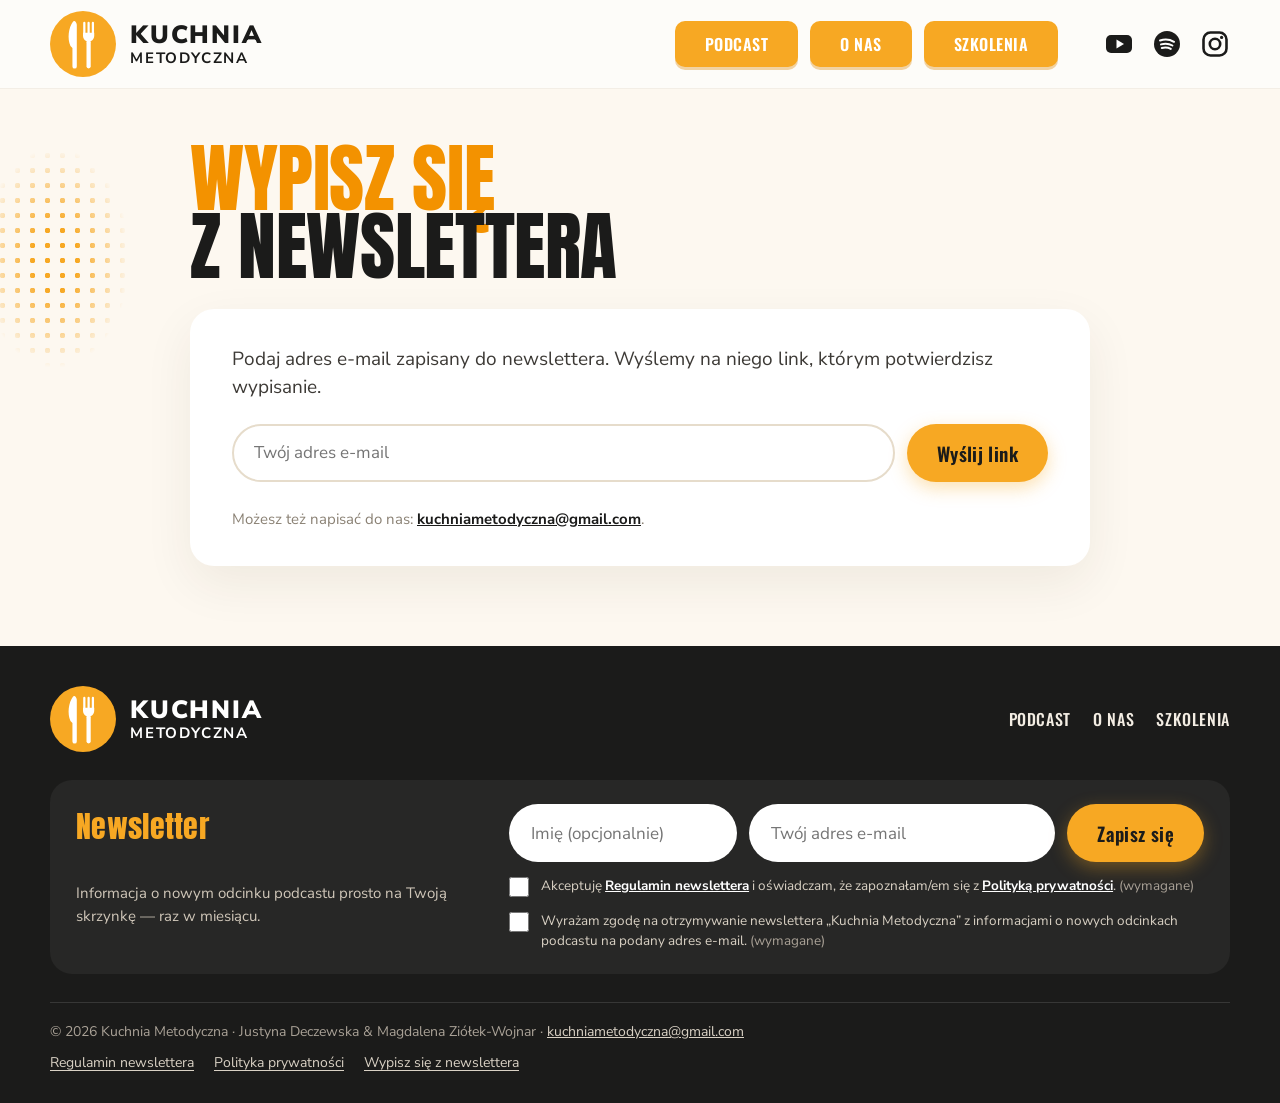
<file: wypisz.html>
<!doctype html>
<html lang="pl">
<head>
<meta charset="utf-8">
<meta name="viewport" content="width=device-width, initial-scale=1">
<title>Wypisz się z newslettera — Kuchnia Metodyczna</title>
<meta name="description" content="Wypisz się z newslettera — Kuchnia Metodyczna">
<meta name="robots" content="noindex">
<meta property="og:title" content="Wypisz się z newslettera — Kuchnia Metodyczna">
<meta property="og:description" content="Wypisz się z newslettera — Kuchnia Metodyczna">
<meta property="og:image" content="img/hero-2.webp">
<meta name="theme-color" content="#f7a823">
<link rel="icon" href="img/favicon.svg" type="image/svg+xml">
<link rel="preload" href="fonts/anton-latin-400-normal.woff2" as="font" type="font/woff2" crossorigin>
<link rel="stylesheet" href="css/fonts.css?v=2026101801">
<link rel="stylesheet" href="css/style.css?v=2026101801">
</head>
<body>
<header class="site-header">
  <div class="wrap">
    <a class="brand" href="index.html" aria-label="Kuchnia Metodyczna — strona główna">
      <svg viewBox="0 0 100 100" aria-hidden="true"><circle cx="50" cy="50" r="50" fill="#f7a823"/><path fill="#fff" d="M35 16c-7 9-9 26-4 37l3 3v28a3.3 3.3 0 0 0 6.6 0V21c0-4-3.7-7.6-5.6-5z"/><path fill="none" stroke="#fff" stroke-width="3.4" stroke-linecap="round" d="M52 18v18M58.5 18v18M65 18v18"/><path fill="#fff" d="M50 33h17v5a8.5 8.5 0 0 1-17 0z"/><rect fill="#fff" x="55.3" y="44" width="6.4" height="43" rx="3.2"/></svg>
      <span class="brand-text"><b>KUCHNIA</b><span>METODYCZNA</span></span>
    </a>
    <nav class="main-nav" aria-label="Główna nawigacja">
    <a href="podcast.html">PODCAST</a>
    <a href="o-nas.html">O NAS</a>
    <a href="szkolenia.html">SZKOLENIA</a>
    </nav>
    <div class="socials">
  <a href="https://www.youtube.com/@KuchniaMetodyczna" aria-label="YouTube" target="_blank" rel="noopener"><svg viewBox="0 0 28 28"><rect x="1" y="5" width="26" height="18" rx="5" fill="#1b1b1a"/><path d="M11.5 9.5v9l7.5-4.5z" fill="#fff"/></svg></a>
  <a href="https://open.spotify.com/show/78JCaoAEl9yniNS0A4y9NV" aria-label="Spotify" target="_blank" rel="noopener"><svg viewBox="0 0 28 28"><circle cx="14" cy="14" r="13" fill="#1b1b1a"/><path d="M7 10.5c4.8-1.5 10-1 14 1.3M8 14.4c4-1.1 8.2-.7 11.4 1.1M8.8 18c3.2-.8 6.4-.5 9 .9" fill="none" stroke="#fff" stroke-width="2" stroke-linecap="round"/></svg></a>
  <a href="#" aria-label="Instagram" target="_blank" rel="noopener"><svg viewBox="0 0 28 28"><rect x="2.5" y="2.5" width="23" height="23" rx="7" fill="none" stroke="#1b1b1a" stroke-width="2.6"/><circle cx="14" cy="14" r="5.2" fill="none" stroke="#1b1b1a" stroke-width="2.6"/><circle cx="20.6" cy="7.4" r="1.6" fill="#1b1b1a"/></svg></a>
</div>
    <button class="menu-toggle" aria-label="Menu" aria-expanded="false"><span></span><span></span><span></span></button>
  </div>
</header>
<main>
<section class="legal nl-action">
  <div class="dots" style="left:-20px;top:60px;width:150px;height:220px"></div>
  <div class="wrap">
    <h1 class="display"><span class="accent">Wypisz się</span><span class="ink">z newslettera</span></h1>
    <div class="legal-card nl-panel">
      <div data-nl-unsub-token hidden>
        <p class="nl-lead">Czy na pewno chcesz wypisać się z newslettera „Kuchnia Metodyczna”? Nie będziemy już wysyłać Ci wiadomości.</p>
        <button class="btn" type="button" data-nl-unsub-btn>Wypisz mnie</button>
        <p class="nl-msg" role="status" aria-live="polite"></p>
      </div>
      <form class="nl-form nl-unsub" data-nl-unsub-request hidden novalidate>
        <p class="nl-lead">Podaj adres e-mail zapisany do newslettera. Wyślemy na niego link, którym potwierdzisz wypisanie.</p>
        <div class="nl-row">
          <label class="sr-only" for="unsub-email">Adres e-mail</label>
          <input id="unsub-email" name="email" type="email" inputmode="email" autocomplete="email" placeholder="Twój adres e-mail" maxlength="254" required>
          <button class="btn nl-submit" type="submit">Wyślij link</button>
        </div>
        <div class="nl-hp" aria-hidden="true"><label>Nie wypełniaj tego pola <input name="website" type="text" tabindex="-1" autocomplete="off"></label></div>
        <p class="nl-msg" role="status" aria-live="polite"></p>
      </form>
      <p class="nl-alt">Możesz też napisać do nas: <a href="mailto:kuchniametodyczna@gmail.com">kuchniametodyczna@gmail.com</a>.</p>
    </div>
  </div>
</section>
</main>
<footer class="site-footer">
  <div class="wrap">
    <div class="footer-top">
      <a class="brand" href="index.html"><svg viewBox="0 0 100 100" aria-hidden="true"><circle cx="50" cy="50" r="50" fill="#f7a823"/><path fill="#fff" d="M35 16c-7 9-9 26-4 37l3 3v28a3.3 3.3 0 0 0 6.6 0V21c0-4-3.7-7.6-5.6-5z"/><path fill="none" stroke="#fff" stroke-width="3.4" stroke-linecap="round" d="M52 18v18M58.5 18v18M65 18v18"/><path fill="#fff" d="M50 33h17v5a8.5 8.5 0 0 1-17 0z"/><rect fill="#fff" x="55.3" y="44" width="6.4" height="43" rx="3.2"/></svg><span class="brand-text"><b>KUCHNIA</b><span>METODYCZNA</span></span></a>
      <nav aria-label="Stopka"><a href="podcast.html">PODCAST</a> <a href="o-nas.html">O NAS</a> <a href="szkolenia.html">SZKOLENIA</a></nav>
    </div>
    <div class="footer-nl" data-nl-wrap hidden>
      <h2>Newsletter</h2>
      <p>Informacja o nowym odcinku podcastu prosto na Twoją skrzynkę &mdash; raz w miesiącu.</p>
      <form class="nl-form nl-footer" data-nl novalidate>
      <div class="nl-row">
        <label class="sr-only" for="nl-foot-name">Imię (opcjonalnie)</label>
        <input id="nl-foot-name" class="nl-name" name="first_name" type="text" autocomplete="given-name" placeholder="Imię (opcjonalnie)" maxlength="60">
        <label class="sr-only" for="nl-foot-email">Adres e-mail</label>
        <input id="nl-foot-email" name="email" type="email" inputmode="email" autocomplete="email" placeholder="Twój adres e-mail" maxlength="254" required>
        <button class="btn nl-submit" type="submit">Zapisz się</button>
      </div>
      <div class="nl-hp" aria-hidden="true"><label>Nie wypełniaj tego pola <input name="website" type="text" tabindex="-1" autocomplete="off"></label></div>
      <label class="nl-check"><input type="checkbox" name="consent_terms" required><span>Akceptuję <a href="regulamin-newslettera.html">Regulamin newslettera</a> i oświadczam, że zapoznałam/em się z <a href="polityka-prywatnosci.html">Polityką prywatności</a>. <em>(wymagane)</em></span></label>
      <label class="nl-check"><input type="checkbox" name="consent_newsletter" required><span>Wyrażam zgodę na otrzymywanie newslettera „Kuchnia Metodyczna” z informacjami o nowych odcinkach podcastu na podany adres e-mail. <em>(wymagane)</em></span></label>
      <p class="nl-msg" role="status" aria-live="polite"></p>
    </form>
    </div>
    <div class="footer-bottom">
      <small>© <span id="year">2026</span> Kuchnia Metodyczna · Justyna Deczewska &amp; Magdalena Ziółek-Wojnar · <a href="mailto:kuchniametodyczna@gmail.com">kuchniametodyczna@gmail.com</a></small>
      <nav class="legal-links" aria-label="Dokumenty"><a href="regulamin-newslettera.html">Regulamin newslettera</a><a href="polityka-prywatnosci.html">Polityka prywatności</a><a href="wypisz.html">Wypisz się z newslettera</a></nav>
    </div>
  </div>
</footer>

<script src="js/main.js?v=2026101801" defer></script>
<script src="js/config.js?v=2026101801" defer></script>
<script src="js/newsletter.js?v=2026101801" defer></script>
</body>
</html>
</file>
<file: css/fonts.css>
/* Self-hosted fonts (SIL Open Font License) */
@font-face{font-family:'Anton';font-style:normal;font-weight:400;font-display:swap;src:url(../fonts/anton-latin-400-normal.woff2) format('woff2');unicode-range:U+0000-00FF, U+0131, U+0152-0153, U+02BB-02BC, U+02C6, U+02DA, U+02DC, U+0304, U+0308, U+0329, U+2000-206F, U+20AC, U+2122, U+2191, U+2193, U+2212, U+2215, U+FEFF, U+FFFD;}
@font-face{font-family:'Anton';font-style:normal;font-weight:400;font-display:swap;src:url(../fonts/anton-latin-ext-400-normal.woff2) format('woff2');unicode-range:U+0100-02BA, U+02BD-02C5, U+02C7-02CC, U+02CE-02D7, U+02DD-02FF, U+0304, U+0308, U+0329, U+1D00-1DBF, U+1E00-1E9F, U+1EF2-1EFF, U+2020, U+20A0-20AB, U+20AD-20C0, U+2113, U+2C60-2C7F, U+A720-A7FF;}
@font-face{font-family:'Caveat';font-style:normal;font-weight:500;font-display:swap;src:url(../fonts/caveat-latin-500-normal.woff2) format('woff2');unicode-range:U+0000-00FF, U+0131, U+0152-0153, U+02BB-02BC, U+02C6, U+02DA, U+02DC, U+0304, U+0308, U+0329, U+2000-206F, U+20AC, U+2122, U+2191, U+2193, U+2212, U+2215, U+FEFF, U+FFFD;}
@font-face{font-family:'Caveat';font-style:normal;font-weight:500;font-display:swap;src:url(../fonts/caveat-latin-ext-500-normal.woff2) format('woff2');unicode-range:U+0100-02BA, U+02BD-02C5, U+02C7-02CC, U+02CE-02D7, U+02DD-02FF, U+0304, U+0308, U+0329, U+1D00-1DBF, U+1E00-1E9F, U+1EF2-1EFF, U+2020, U+20A0-20AB, U+20AD-20C0, U+2113, U+2C60-2C7F, U+A720-A7FF;}
@font-face{font-family:'Nunito Sans';font-style:normal;font-weight:400;font-display:swap;src:url(../fonts/nunito-sans-latin-400-normal.woff2) format('woff2');unicode-range:U+0000-00FF, U+0131, U+0152-0153, U+02BB-02BC, U+02C6, U+02DA, U+02DC, U+0304, U+0308, U+0329, U+2000-206F, U+20AC, U+2122, U+2191, U+2193, U+2212, U+2215, U+FEFF, U+FFFD;}
@font-face{font-family:'Nunito Sans';font-style:normal;font-weight:700;font-display:swap;src:url(../fonts/nunito-sans-latin-700-normal.woff2) format('woff2');unicode-range:U+0000-00FF, U+0131, U+0152-0153, U+02BB-02BC, U+02C6, U+02DA, U+02DC, U+0304, U+0308, U+0329, U+2000-206F, U+20AC, U+2122, U+2191, U+2193, U+2212, U+2215, U+FEFF, U+FFFD;}
@font-face{font-family:'Nunito Sans';font-style:normal;font-weight:800;font-display:swap;src:url(../fonts/nunito-sans-latin-800-normal.woff2) format('woff2');unicode-range:U+0000-00FF, U+0131, U+0152-0153, U+02BB-02BC, U+02C6, U+02DA, U+02DC, U+0304, U+0308, U+0329, U+2000-206F, U+20AC, U+2122, U+2191, U+2193, U+2212, U+2215, U+FEFF, U+FFFD;}
@font-face{font-family:'Nunito Sans';font-style:normal;font-weight:900;font-display:swap;src:url(../fonts/nunito-sans-latin-900-normal.woff2) format('woff2');unicode-range:U+0000-00FF, U+0131, U+0152-0153, U+02BB-02BC, U+02C6, U+02DA, U+02DC, U+0304, U+0308, U+0329, U+2000-206F, U+20AC, U+2122, U+2191, U+2193, U+2212, U+2215, U+FEFF, U+FFFD;}
@font-face{font-family:'Nunito Sans';font-style:normal;font-weight:400;font-display:swap;src:url(../fonts/nunito-sans-latin-ext-400-normal.woff2) format('woff2');unicode-range:U+0100-02BA, U+02BD-02C5, U+02C7-02CC, U+02CE-02D7, U+02DD-02FF, U+0304, U+0308, U+0329, U+1D00-1DBF, U+1E00-1E9F, U+1EF2-1EFF, U+2020, U+20A0-20AB, U+20AD-20C0, U+2113, U+2C60-2C7F, U+A720-A7FF;}
@font-face{font-family:'Nunito Sans';font-style:normal;font-weight:700;font-display:swap;src:url(../fonts/nunito-sans-latin-ext-700-normal.woff2) format('woff2');unicode-range:U+0100-02BA, U+02BD-02C5, U+02C7-02CC, U+02CE-02D7, U+02DD-02FF, U+0304, U+0308, U+0329, U+1D00-1DBF, U+1E00-1E9F, U+1EF2-1EFF, U+2020, U+20A0-20AB, U+20AD-20C0, U+2113, U+2C60-2C7F, U+A720-A7FF;}
@font-face{font-family:'Nunito Sans';font-style:normal;font-weight:800;font-display:swap;src:url(../fonts/nunito-sans-latin-ext-800-normal.woff2) format('woff2');unicode-range:U+0100-02BA, U+02BD-02C5, U+02C7-02CC, U+02CE-02D7, U+02DD-02FF, U+0304, U+0308, U+0329, U+1D00-1DBF, U+1E00-1E9F, U+1EF2-1EFF, U+2020, U+20A0-20AB, U+20AD-20C0, U+2113, U+2C60-2C7F, U+A720-A7FF;}
@font-face{font-family:'Nunito Sans';font-style:normal;font-weight:900;font-display:swap;src:url(../fonts/nunito-sans-latin-ext-900-normal.woff2) format('woff2');unicode-range:U+0100-02BA, U+02BD-02C5, U+02C7-02CC, U+02CE-02D7, U+02DD-02FF, U+0304, U+0308, U+0329, U+1D00-1DBF, U+1E00-1E9F, U+1EF2-1EFF, U+2020, U+20A0-20AB, U+20AD-20C0, U+2113, U+2C60-2C7F, U+A720-A7FF;}
@font-face{font-family:'Oswald';font-style:normal;font-weight:500;font-display:swap;src:url(../fonts/oswald-latin-500-normal.woff2) format('woff2');unicode-range:U+0000-00FF, U+0131, U+0152-0153, U+02BB-02BC, U+02C6, U+02DA, U+02DC, U+0304, U+0308, U+0329, U+2000-206F, U+20AC, U+2122, U+2191, U+2193, U+2212, U+2215, U+FEFF, U+FFFD;}
@font-face{font-family:'Oswald';font-style:normal;font-weight:600;font-display:swap;src:url(../fonts/oswald-latin-600-normal.woff2) format('woff2');unicode-range:U+0000-00FF, U+0131, U+0152-0153, U+02BB-02BC, U+02C6, U+02DA, U+02DC, U+0304, U+0308, U+0329, U+2000-206F, U+20AC, U+2122, U+2191, U+2193, U+2212, U+2215, U+FEFF, U+FFFD;}
@font-face{font-family:'Oswald';font-style:normal;font-weight:500;font-display:swap;src:url(../fonts/oswald-latin-ext-500-normal.woff2) format('woff2');unicode-range:U+0100-02BA, U+02BD-02C5, U+02C7-02CC, U+02CE-02D7, U+02DD-02FF, U+0304, U+0308, U+0329, U+1D00-1DBF, U+1E00-1E9F, U+1EF2-1EFF, U+2020, U+20A0-20AB, U+20AD-20C0, U+2113, U+2C60-2C7F, U+A720-A7FF;}
@font-face{font-family:'Oswald';font-style:normal;font-weight:600;font-display:swap;src:url(../fonts/oswald-latin-ext-600-normal.woff2) format('woff2');unicode-range:U+0100-02BA, U+02BD-02C5, U+02C7-02CC, U+02CE-02D7, U+02DD-02FF, U+0304, U+0308, U+0329, U+1D00-1DBF, U+1E00-1E9F, U+1EF2-1EFF, U+2020, U+20A0-20AB, U+20AD-20C0, U+2113, U+2C60-2C7F, U+A720-A7FF;}
</file>
<file: css/style.css>
/* Kuchnia Metodyczna — shared styles */
:root {
  --orange: #f7a823;
  --orange-deep: #f39200;
  --orange-soft: #fde7bd;
  --orange-pale: #fdf1db;
  --ink: #1b1b1a;
  --ink-soft: #3d3a36;
  --cream: #fdf8f0;
  --white: #ffffff;
  --radius: 18px;
  --font-display: "Anton", "Impact", "Arial Narrow", sans-serif;
  --font-label: "Oswald", "Arial Narrow", sans-serif;
  --font-body: "Nunito Sans", "Segoe UI", Arial, sans-serif;
  --wrap: 1180px;
}

*, *::before, *::after { box-sizing: border-box; }
html { scroll-behavior: smooth; }
body {
  margin: 0;
  font-family: var(--font-body);
  color: var(--ink);
  background: var(--cream);
  line-height: 1.5;
  overflow-x: hidden;
}
img { max-width: 100%; height: auto; display: block; }
a { color: inherit; }
.wrap { width: min(var(--wrap), 100% - 32px); margin-inline: auto; }
.sr-only { position: absolute; width: 1px; height: 1px; overflow: hidden; clip: rect(0 0 0 0); white-space: nowrap; }

/* ---------- Header ---------- */
.site-header {
  position: sticky; top: 0; z-index: 50;
  background: rgba(253, 252, 249, .96);
  backdrop-filter: blur(8px);
  box-shadow: 0 1px 0 rgba(0,0,0,.04);
}
.site-header .wrap { display: flex; align-items: center; gap: 24px; height: 88px; }
.brand { display: flex; align-items: center; gap: 14px; text-decoration: none; }
.brand svg { width: 66px; height: 66px; flex: none; }
.brand-text { font-family: var(--font-body); line-height: 1; letter-spacing: .06em; }
.brand-text b { display: block; font-size: 25px; font-weight: 900; letter-spacing: .07em; }
.brand-text span { display: block; font-size: 15px; font-weight: 700; letter-spacing: .12em; margin-top: 3px; }

.main-nav { margin-left: auto; display: flex; gap: 12px; }
.main-nav a {
  font-family: var(--font-label); font-weight: 600; font-size: 16px; letter-spacing: .03em;
  text-decoration: none; color: #fff; background: var(--orange);
  padding: 11px 30px; border-radius: 10px;
  box-shadow: 0 3px 0 rgba(219, 132, 0, .35);
  transition: transform .15s, background .15s;
}
.main-nav a:hover { transform: translateY(-2px); background: var(--orange-deep); }
.main-nav a[aria-current="page"] { background: var(--orange-deep); box-shadow: inset 0 -3px 0 rgba(0,0,0,.12); }

.socials { display: flex; align-items: center; gap: 18px; padding-left: 22px; }
.socials a { display: grid; place-items: center; width: 30px; height: 30px; transition: transform .15s; }
.socials a:hover { transform: scale(1.12); }
.socials svg { width: 28px; height: 28px; }

.menu-toggle { display: none; margin-left: auto; background: none; border: 0; padding: 8px; cursor: pointer; }
.menu-toggle span { display: block; width: 32px; height: 3px; background: var(--ink); border-radius: 3px; margin: 7px 0; transition: transform .2s, opacity .2s; }
.menu-toggle[aria-expanded="true"] span:nth-child(1) { transform: translateY(10px) rotate(45deg); }
.menu-toggle[aria-expanded="true"] span:nth-child(2) { opacity: 0; }
.menu-toggle[aria-expanded="true"] span:nth-child(3) { transform: translateY(-10px) rotate(-45deg); }

/* ---------- Decorative bits ---------- */
.dots {
  position: absolute; pointer-events: none; z-index: 0;
  background-image: radial-gradient(var(--orange) 2.6px, transparent 3px);
  background-size: 15px 15px;
  -webkit-mask-image: radial-gradient(closest-side, #000 30%, transparent 100%);
          mask-image: radial-gradient(closest-side, #000 30%, transparent 100%);
}
.dots.dark { background-image: radial-gradient(var(--ink) 2.4px, transparent 2.8px); }
.burst { position: absolute; width: 74px; height: 74px; pointer-events: none; }
.burst path { fill: none; stroke: var(--orange); stroke-width: 7; stroke-linecap: round; }
.burst.dark path { stroke: var(--ink); stroke-width: 5; }
.blob { position: absolute; z-index: 0; pointer-events: none; }
.blob path { fill: var(--orange); }
.blob.soft path { fill: var(--orange-soft); }
.swoosh { position: absolute; pointer-events: none; z-index: 0; }
.swoosh path { fill: none; stroke: var(--orange); stroke-width: 10; stroke-linecap: round; opacity: .8; }

/* ---------- Typography ---------- */
.display {
  font-family: var(--font-display); font-weight: 400; text-transform: uppercase;
  line-height: .9; margin: 0; letter-spacing: -.005em;
}
.display .accent { color: var(--orange-deep); display: block; }
.display .ink { color: var(--ink); display: block; }
.lead { font-size: 27px; line-height: 1.32; color: var(--ink-soft); margin: 28px 0 34px; max-width: 30ch; }
mark, .hl {
  background: linear-gradient(transparent 8%, var(--orange-soft) 8%, var(--orange-soft) 92%, transparent 92%);
  color: inherit; font-weight: 800; padding: 0 3px; border-radius: 3px;
  box-decoration-break: clone; -webkit-box-decoration-break: clone;
}

.btn {
  display: inline-flex; align-items: center; gap: 14px;
  font-family: var(--font-label); font-weight: 600; font-size: 19px; letter-spacing: .02em;
  background: var(--orange); color: var(--ink); text-decoration: none;
  padding: 15px 30px; border-radius: 999px;
  box-shadow: 0 6px 18px rgba(247, 168, 35, .35);
  transition: transform .15s, box-shadow .15s;
}
.btn:hover { transform: translateY(-2px); box-shadow: 0 10px 24px rgba(247, 168, 35, .45); }
.btn svg { width: 24px; height: 24px; }

/* ---------- Hero (home) ---------- */
.hero { --photo-w: min(58vw, 920px); position: relative; overflow: hidden; background: linear-gradient(180deg, #fcf7ef 0, #fcf7ef 6%, #fdfbf8 22%, #fdfaf5 100%);
  min-height: calc(var(--photo-w) * 0.8324); display: flex; align-items: center; }
.hero > .wrap { width: min(var(--wrap), 100% - 32px); }
.hero .wrap { position: static; display: block; }
.hero-text { position: relative; padding: 40px 0 90px; z-index: 2; max-width: 640px; }
.hero-text .display { font-size: clamp(64px, 8.2vw, 116px); }
.hero-text .burst { display: none; }
.hero-photo { position: absolute; right: 0; bottom: 0; width: var(--photo-w); z-index: 1; margin: 0; }
.hero-photo img { width: 100%; height: auto; -webkit-mask-image: linear-gradient(90deg, transparent 0, #000 2.5%); mask-image: linear-gradient(90deg, transparent 0, #000 2.5%); }
.hero .wave { position: absolute; left: 0; right: 0; bottom: -1px; width: 100%; height: 56px; z-index: 3; }
.hero .wave path { fill: var(--cream); }
.hero .wave .line { fill: none; stroke: var(--orange); stroke-width: 8; opacity: .85; }

/* ---------- Feature row ---------- */
.features { position: relative; padding: 10px 0 40px; }
.features ul { list-style: none; margin: 0; padding: 0; display: grid; grid-template-columns: repeat(3, 1fr); gap: 24px; text-align: center; }
.features a { text-decoration: none; display: block; padding: 10px; border-radius: var(--radius); transition: transform .2s; }
.features a:hover { transform: translateY(-4px); }
.icon-circle { width: 86px; height: 86px; border-radius: 50%; background: var(--orange-pale); display: grid; place-items: center; margin: 0 auto 16px; box-shadow: inset 0 0 0 1px rgba(247,168,35,.15); }
.icon-circle svg { width: 46px; height: 46px; }
.features h3 { font-family: var(--font-label); font-weight: 700; font-size: 22px; margin: 0 0 4px; letter-spacing: .02em; }
.features p { margin: 0; font-size: 17px; color: var(--ink-soft); line-height: 1.4; }
.scroll-cue { display: block; width: 34px; margin: 22px auto 0; color: var(--ink); }
.scroll-cue svg { width: 34px; height: 20px; }
.features .tiles { display: none; }

/* Icons */
.ico { fill: none; stroke: var(--ink); stroke-width: 2; stroke-linecap: round; stroke-linejoin: round; }
.ico .fill { fill: var(--ink); stroke: none; }
.ico .accent { stroke: var(--orange); }
.ico .accent-fill { fill: var(--orange); stroke: none; }

/* ---------- Szkolenia ---------- */
.page-hero { position: relative; overflow: hidden; background: linear-gradient(180deg, #fbf2e3, var(--cream)); }
.page-hero .wrap { position: relative; z-index: 1; display: grid; grid-template-columns: minmax(0,1fr) minmax(0,1.08fr); align-items: center; gap: 10px; }
.sz-text { padding: 40px 0 70px; position: relative; z-index: 2; }
.sz-text .display .accent { font-size: clamp(60px, 7.8vw, 108px); }
.sz-text .display .ink { font-size: clamp(36px, 4.6vw, 64px); margin-top: 6px; transform: rotate(-1.5deg); transform-origin: left; }
.sz-text .burst { left: min(420px, 78%); top: 24px; }
.sz-text p { font-size: 19px; line-height: 1.45; margin: 26px 0 30px; max-width: 34ch; }
.formats { display: flex; gap: 28px; flex-wrap: wrap; }
.format { display: flex; gap: 14px; align-items: center; }
.format .icon-circle { width: 64px; height: 64px; margin: 0; background: var(--orange-soft); }
.format .icon-circle svg { width: 34px; height: 34px; }
.format b { display: block; font-size: 16px; }
.format span { font-size: 14px; color: var(--ink-soft); line-height: 1.3; display: block; }
.sz-photo { position: relative; align-self: end; }
.sz-photo img { position: relative; z-index: 1; width: 82%; }
.sticky-note {
  position: absolute; right: 0; top: 30px; z-index: 2; width: 190px;
  background: #fbf0dc; padding: 16px 18px; transform: rotate(-8deg);
  font-family: "Caveat", "Comic Sans MS", cursive; font-size: 25px; line-height: 1.15; color: var(--ink-soft);
  box-shadow: 0 6px 14px rgba(0,0,0,.06);
}
.laptop { position: absolute; right: 0; bottom: 30px; width: 34%; z-index: 2; }
.laptop .ico { stroke-width: 2.4; }

.topics { padding: 30px 0 70px; position: relative; overflow: hidden; }
.section-title { font-family: var(--font-display); font-size: clamp(36px, 4.4vw, 52px); text-transform: none; margin: 0 0 26px; position: relative; display: inline-block; }
.section-title .accent { color: var(--orange-deep); }
.section-title .burst { width: 48px; height: 48px; right: -60px; top: -14px; }
.topic-grid { display: grid; grid-template-columns: repeat(4, 1fr); gap: 14px; }
.topic {
  background: var(--white); border-radius: var(--radius); padding: 20px 20px 22px;
  box-shadow: 0 2px 0 rgba(247,168,35,.18), 0 8px 24px rgba(120, 80, 0, .06);
  position: relative; transition: transform .2s, box-shadow .2s;
}
.topic:hover { transform: translateY(-3px); box-shadow: 0 2px 0 rgba(247,168,35,.3), 0 14px 30px rgba(120,80,0,.1); }
.topic-head { display: grid; grid-template-columns: auto auto 1fr; gap: 10px; align-items: start; margin-bottom: 14px; }
.num { width: 30px; height: 30px; border-radius: 50%; background: var(--orange); color: #fff; font-weight: 800; display: grid; place-items: center; font-size: 15px; }
.topic .icon-circle { width: 56px; height: 56px; margin: 0; background: var(--orange-pale); }
.topic .icon-circle svg { width: 32px; height: 32px; }
.topic h3 { font-family: var(--font-label); font-weight: 600; font-size: 15.5px; line-height: 1.3; margin: 2px 0 0; }
.topic p { margin: 0; font-size: 15.5px; color: var(--ink-soft); line-height: 1.45; }
.topic.wide { grid-column: 1 / -1; display: grid; grid-template-columns: auto auto 1fr; gap: 16px; align-items: center; }
.topic.wide .topic-head { display: contents; }
.topic.wide h3 { font-size: 18px; margin: 0; }
.cta-band { margin-top: 40px; text-align: center; }

/* ---------- Odcinki podcastu ---------- */
.episodes { padding-top: 10px; scroll-margin-top: 90px; }
.episode { display: flex; flex-direction: column; }
.episode .ep-body { display: flex; flex-direction: column; flex: 1; }
.episode .ep-body p { flex: 1; }
.ep-meta { display: flex; align-items: center; justify-content: space-between; gap: 10px; flex-wrap: wrap; margin-top: 16px; }
.ep-dur { font-family: var(--font-label); font-size: 14px; color: var(--ink-soft); letter-spacing: .03em; }
.ep-links { display: flex; gap: 8px; }
.ep-link {
  display: inline-flex; align-items: center; gap: 7px; text-decoration: none;
  font-family: var(--font-label); font-weight: 600; font-size: 14px; letter-spacing: .02em;
  background: var(--orange); color: var(--ink); padding: 8px 14px; border-radius: 999px;
  box-shadow: 0 3px 10px rgba(247,168,35,.3); transition: transform .15s, box-shadow .15s;
}
.ep-link svg { width: 18px; height: 18px; flex: none; }
.ep-link:hover { transform: translateY(-2px); box-shadow: 0 6px 14px rgba(247,168,35,.4); }
.ep-new { display: inline-block; font-family: var(--font-label); font-size: 12.5px; letter-spacing: .06em; text-transform: uppercase; background: var(--orange-soft); color: var(--ink); padding: 3px 10px; border-radius: 999px; margin-bottom: 8px; align-self: flex-start; }
.episode.latest { grid-column: 1 / -1; display: grid; grid-template-columns: auto 1fr auto; gap: 8px 24px; align-items: center; padding: 22px 26px; }
.episode.latest .topic-head { display: grid; grid-template-columns: auto auto 1fr; margin: 0; align-items: center; gap: 14px; min-width: 0; }
.episode.latest h3 { font-size: 21px; }
.episode.latest .ep-body { grid-column: 2 / 4; }
.episode.latest .ep-body p { flex: none; font-size: 16.5px; }

/* ---------- O nas ---------- */
.about { position: relative; overflow: hidden; background: linear-gradient(180deg, #fbf2e3, var(--cream) 30%); padding-bottom: 60px; }
.about-head { position: relative; text-align: center; padding-top: 30px; display: flow-root; }
.about-head .display { font-size: clamp(64px, 8vw, 104px); display: inline-block; position: relative; }
.about-head .burst { left: -84px; top: 0; transform: scaleX(-1); }
.note {
  display: inline-block; background: #fbefd8; padding: 12px 22px; transform: rotate(-4deg);
  font-family: "Caveat", "Comic Sans MS", cursive; font-size: 27px; line-height: 1.1; color: var(--ink-soft);
  position: absolute; right: 8%; top: 40px; max-width: 280px;
}
.person { position: relative; z-index: 1; display: grid; grid-template-columns: 0.75fr 1.25fr; gap: 40px; align-items: center; padding: 30px 0; }
.person.reverse { grid-template-columns: 1.25fr 0.75fr; }
.person.reverse .person-photo { order: 2; }
.person-photo img { width: 100%; max-width: 440px; margin-inline: auto; }
.person-name { margin-bottom: 14px; position: relative; display: inline-block; }
.person-name .display .accent { font-size: clamp(44px, 4.6vw, 60px); }
.person-name .display .ink { font-size: clamp(42px, 4.4vw, 58px); }
.person-name .burst { width: 56px; height: 56px; right: -66px; top: -10px; }
.bio p { font-size: 17px; line-height: 1.6; margin: 0 0 14px; color: var(--ink-soft); }
.bio-toggle { display: none; }
.divider-swoosh { position: relative; height: 40px; }
.divider-swoosh svg { position: absolute; inset: 0; width: 100%; height: 100%; }
.divider-swoosh path { fill: none; stroke: var(--orange); stroke-width: 6; opacity: .8; }

/* ---------- Footer ---------- */
.site-footer { background: var(--ink); color: #f3ede3; padding: 40px 0 30px; }
.site-footer .wrap { display: grid; gap: 28px; }
.footer-top { display: flex; flex-wrap: wrap; gap: 24px; align-items: center; justify-content: space-between; }
.site-footer .brand-text b, .site-footer .brand-text span { color: #fff; }
.site-footer nav { display: flex; flex-wrap: wrap; gap: 22px; }
.site-footer nav a { text-decoration: none; font-family: var(--font-label); letter-spacing: .04em; }
.site-footer nav a:hover { color: var(--orange); }
.footer-bottom { display: flex; flex-wrap: wrap; gap: 10px 24px; align-items: baseline; justify-content: space-between; border-top: 1px solid rgba(255,255,255,.12); padding-top: 18px; }
.site-footer small { color: #a9a196; font-size: 14px; }
.site-footer small a { color: #d9d1c4; }
.site-footer .legal-links { gap: 8px 20px; }
.site-footer .legal-links a { font-family: var(--font-body); letter-spacing: 0; font-size: 14px; color: #d9d1c4; text-decoration: underline; text-underline-offset: 3px; }

/* ---------- Newsletter ---------- */
[hidden] { display: none !important; }
.newsletter { padding: 10px 0 80px; }
.nl-card { display: grid; grid-template-columns: minmax(0, .9fr) minmax(0, 1.1fr); gap: 40px; align-items: center;
  background: var(--white); border-radius: 28px; padding: 44px 48px; box-shadow: 0 18px 50px rgba(60, 40, 10, .08);
  border: 2px solid var(--orange-soft); }
.nl-intro .icon-circle { margin: 0 0 14px; width: 72px; height: 72px; background: var(--orange-pale); color: var(--orange-deep); }
.nl-intro .icon-circle svg { width: 34px; height: 34px; }
.nl-intro .section-title { margin-bottom: 12px; }
.nl-intro p { margin: 0; font-size: 18px; color: var(--ink-soft); }
.nl-row { display: flex; gap: 12px; }
.nl-row input { flex: 1; min-width: 0; font: inherit; font-size: 17px; padding: 14px 20px; border-radius: 999px;
  border: 2px solid #e6dccb; background: #fff; color: var(--ink); }
.nl-row input:focus { outline: none; border-color: var(--orange); box-shadow: 0 0 0 4px rgba(247,168,35,.25); }
.nl-row input[aria-invalid="true"] { border-color: #c4471c; }
.nl-row .btn { border: 0; cursor: pointer; white-space: nowrap; }
.btn:disabled, .btn.is-busy { opacity: .6; cursor: progress; transform: none; }
.nl-check { display: flex; gap: 12px; align-items: flex-start; margin-top: 14px; font-size: 14.5px; line-height: 1.45; color: var(--ink-soft); cursor: pointer; }
.nl-check input { flex: none; width: 20px; height: 20px; margin: 1px 0 0; accent-color: var(--orange-deep); cursor: pointer; }
.nl-check a { color: var(--ink); font-weight: 700; }
.nl-check em { font-style: normal; color: #8a8174; }
.nl-hp { position: absolute; left: -9999px; width: 1px; height: 1px; overflow: hidden; }
.nl-msg { margin: 14px 0 0; min-height: 1.4em; font-size: 15px; font-weight: 700; }
.nl-msg:empty { min-height: 0; margin: 0; }
.nl-msg.is-ok { color: #2f7a35; }
.nl-msg.is-error { color: #b23c12; }
.footer-nl { background: rgba(255,255,255,.05); border-radius: 22px; padding: 24px 26px; display: grid;
  grid-template-columns: minmax(0, .8fr) minmax(0, 1.4fr); gap: 4px 36px; }
.footer-nl h2 { margin: 0; font-family: var(--font-display); font-weight: 400; font-size: 30px; color: var(--orange); letter-spacing: .01em; }
.footer-nl p { margin: 6px 0 0; color: #cfc6b8; font-size: 15px; grid-column: 1; }
.footer-nl .nl-form { grid-column: 2; grid-row: 1 / span 2; }
.footer-nl .nl-row input { border-color: transparent; }
.footer-nl .nl-check { color: #d9d1c4; font-size: 13.5px; }
.footer-nl .nl-check a { color: #fff; }
.footer-nl .nl-check em { color: #a9a196; }
.footer-nl .nl-msg.is-ok { color: #8fd694; }
.footer-nl .nl-msg.is-error { color: #ffab8a; }

/* ---------- Legal + newsletter action pages ---------- */
.legal { position: relative; overflow: hidden; padding: 56px 0 80px; }
.legal .wrap { position: relative; z-index: 1; max-width: 900px; }
.legal .display { font-size: clamp(46px, 6vw, 76px); margin: 0 0 28px; }
.legal-card { background: var(--white); border-radius: 24px; padding: 36px 42px; box-shadow: 0 18px 50px rgba(60, 40, 10, .07); }
.legal-list { margin: 0; padding-left: 1.4em; display: grid; gap: 14px; font-size: 17px; color: var(--ink-soft); }
.legal-list li::marker { font-family: var(--font-label); font-weight: 600; color: var(--orange-deep); }
.legal-list a, .nl-alt a, .nl-panel a { color: var(--ink); font-weight: 700; }
.legal-meta { margin: 24px 0 0; font-size: 14px; color: #8a8174; }
.legal-back { margin: 30px 0 0; }
.nl-panel .nl-lead { font-size: 19px; margin: 0 0 22px; color: var(--ink-soft); }
.nl-panel .btn { border: 0; cursor: pointer; }
.nl-panel .nl-form + .nl-alt, .nl-panel > div + .nl-alt { margin-top: 26px; }
.nl-alt { font-size: 15px; color: #8a8174; margin: 0; }
.nl-panel .nl-form { margin-top: 0; }
.nl-panel [data-nl-unsub-token]:not([hidden]) + .nl-form:not([hidden]) { margin-top: 28px; padding-top: 24px; border-top: 1px solid #efe6d6; }


/* ---------- Secondary button, links ---------- */
.btn-ghost { background: transparent; box-shadow: inset 0 0 0 2.5px var(--orange); }
.btn-ghost:hover { background: var(--orange-pale); box-shadow: inset 0 0 0 2.5px var(--orange-deep); }
.btn svg { width: 22px; height: 22px; }
.more-link { margin: 28px 0 0; text-align: center; }
.kicker { display: inline-block; font-family: var(--font-label); font-size: 14px; letter-spacing: .08em; text-transform: uppercase;
  color: var(--orange-deep); margin-bottom: 8px; }

/* ---------- Episode categories ---------- */
.ep-tags { display: flex; flex-wrap: wrap; gap: 6px; margin-bottom: 8px; }
.ep-tags .ep-new { margin-bottom: 0; }
.ep-cat { display: inline-block; font-family: var(--font-label); font-size: 12.5px; letter-spacing: .04em; padding: 3px 10px;
  border-radius: 999px; background: #f1ece4; color: var(--ink); }
.cat-metodyka { background: #fde3c4; color: #7a3d00; }
.cat-jezyki { background: #dff1dc; color: #255a20; }
.cat-uczen { background: #dde9f8; color: #1d4677; }
.cat-rozwoj { background: #ece2f6; color: #53307a; }
.ep-toolbar { display: flex; flex-wrap: wrap; align-items: flex-end; justify-content: space-between; gap: 10px 24px; margin-bottom: 22px; }
.ep-toolbar .section-title { margin: 0; }
.chips { display: flex; flex-wrap: wrap; gap: 8px; }
.chip { font: 600 15px/1 var(--font-label); letter-spacing: .03em; padding: 10px 16px; border-radius: 999px; border: 0; cursor: pointer;
  background: var(--white); color: var(--ink); box-shadow: inset 0 0 0 2px #eadfcd; transition: background .15s, box-shadow .15s; }
.chip:hover { box-shadow: inset 0 0 0 2px var(--orange); }
.chip[aria-pressed="true"] { background: var(--orange); box-shadow: none; }
.topic-grid.is-filtered .episode.latest { grid-column: auto; display: flex; flex-direction: column; padding: 22px; }
.topic-grid.is-filtered .episode.latest .topic-head { display: flex; }
.topic-grid.is-filtered .episode.latest h3 { font-size: inherit; }
.ep-empty { text-align: center; color: var(--ink-soft); }
.podcast-hero { padding: 56px 0 10px; position: relative; overflow: hidden; }
.podcast-hero .wrap { position: relative; z-index: 1; }
.pc-text { max-width: 760px; position: relative; }
.pc-text .burst { width: 64px; height: 64px; position: absolute; left: 330px; top: -14px; }
.pc-text p { font-size: 20px; color: var(--ink-soft); margin: 18px 0 26px; max-width: 46ch; }
.pc-actions { display: flex; flex-wrap: wrap; gap: 12px; }
.pc-actions .btn svg { width: 24px; height: 24px; }

/* ---------- Home: trainings teaser ---------- */
.home-training { padding: 10px 0 70px; }
.ht-card { display: grid; grid-template-columns: minmax(0, 1.15fr) minmax(0, .85fr); gap: 34px; align-items: center;
  background: linear-gradient(135deg, #fff 0%, #fff 55%, var(--orange-pale) 100%); border-radius: 28px; padding: 40px 0 0 48px;
  box-shadow: 0 18px 50px rgba(60, 40, 10, .08); overflow: hidden; }
.ht-text { padding-bottom: 40px; }
.ht-text .section-title { margin-bottom: 14px; }
.ht-text p { font-size: 18px; color: var(--ink-soft); margin: 0 0 18px; }
.ht-topics { list-style: none; padding: 0; margin: 0 0 26px; display: grid; gap: 10px; }
.ht-topics li { display: flex; align-items: center; gap: 12px; font-weight: 700; }
.ht-topics .ico { width: 30px; height: 30px; padding: 6px; background: var(--orange-pale); border-radius: 50%; box-sizing: content-box; flex: none; }
.ht-actions { display: flex; flex-wrap: wrap; gap: 12px; }
.ht-photo { align-self: end; }
.ht-photo img { width: 100%; }

/* ---------- Szkolenia: CTA, photo edges, contact ---------- */
.sz-cta { margin-top: 28px; }
.sz-photo img, .ht-photo img {
  -webkit-mask-image: linear-gradient(90deg, transparent 0, rgba(0,0,0,.35) 12%, #000 27%), linear-gradient(0deg, transparent 0, #000 12%);
  -webkit-mask-composite: source-in;
  mask-image: linear-gradient(90deg, transparent 0, rgba(0,0,0,.35) 12%, #000 27%), linear-gradient(0deg, transparent 0, #000 12%);
  mask-composite: intersect;
}
.contact { position: relative; overflow: hidden; padding: 10px 0 80px; scroll-margin-top: 90px; }
.contact .wrap { position: relative; z-index: 1; }
.contact-card { display: grid; grid-template-columns: minmax(0, .9fr) minmax(0, 1.1fr); gap: 44px; background: var(--white);
  border-radius: 28px; padding: 44px 48px; box-shadow: 0 18px 50px rgba(60, 40, 10, .08); border: 2px solid var(--orange-soft); }
.contact-intro .section-title { margin-bottom: 14px; font-size: clamp(32px, 3.6vw, 44px); }
.contact-intro p { font-size: 17px; color: var(--ink-soft); margin: 0 0 18px; }
.contact-points { list-style: none; padding: 0; margin: 0 0 20px; display: grid; gap: 12px; }
.contact-points li { display: flex; gap: 12px; align-items: center; font-size: 16px; }
.contact-points .ico { width: 28px; height: 28px; padding: 7px; background: var(--orange-pale); border-radius: 50%; box-sizing: content-box; flex: none; }
.contact-alt { font-size: 15px !important; }
.contact-alt a, .contact-note a { color: var(--ink); font-weight: 700; }
.contact-form { display: grid; gap: 14px; align-content: start; }
.field { display: grid; gap: 6px; }
.field label { font-family: var(--font-label); font-size: 15px; letter-spacing: .03em; }
.field em, .contact-note em { font-style: normal; color: var(--orange-deep); }
.field input, .field textarea { font: inherit; font-size: 16px; padding: 13px 16px; border-radius: 14px; border: 2px solid #e6dccb;
  background: #fff; color: var(--ink); width: 100%; }
.field textarea { resize: vertical; min-height: 140px; }
.field input:focus, .field textarea:focus { outline: none; border-color: var(--orange); box-shadow: 0 0 0 4px rgba(247,168,35,.25); }
.field [aria-invalid="true"] { border-color: #c4471c; }
.field-row { display: grid; grid-template-columns: 1fr 1fr; gap: 14px; }
.contact-form .btn { border: 0; cursor: pointer; justify-self: start; }
.contact-note { margin: 0; font-size: 13.5px; color: #8a8174; }

/* ---------- Newsletter: name field, gift, pop-up ---------- */
.nl-row .nl-name { flex: .7; }
.nl-gift { margin: 14px 0 0 !important; font-weight: 700; color: var(--ink) !important; background: var(--orange-pale); border-radius: 12px; padding: 10px 14px; }
.nl-pop { position: fixed; right: 24px; bottom: 24px; z-index: 80; width: min(430px, calc(100% - 32px)); max-height: calc(100vh - 48px); overflow: auto;
  background: var(--white); border-radius: 24px; padding: 26px 24px 18px; box-shadow: 0 24px 60px rgba(40, 25, 5, .25);
  border: 2px solid var(--orange-soft); opacity: 0; transform: translateY(24px); transition: opacity .25s, transform .25s; }
.nl-pop.is-open { opacity: 1; transform: none; }
.nl-pop-x { position: absolute; top: 12px; right: 12px; width: 36px; height: 36px; border: 0; border-radius: 50%; background: #f4efe7; cursor: pointer; display: grid; place-items: center; color: var(--ink); }
.nl-pop-x:hover { background: var(--orange-soft); }
.nl-pop-x svg { width: 18px; height: 18px; }
.nl-pop-head { display: flex; gap: 14px; align-items: flex-start; padding-right: 30px; }
.nl-pop-head .icon-circle { width: 52px; height: 52px; margin: 0; flex: none; color: var(--orange-deep); }
.nl-pop-head .icon-circle svg { width: 26px; height: 26px; }
.nl-pop h2 { margin: 0 0 4px; font-family: var(--font-display); font-weight: 400; font-size: 26px; line-height: 1.1; }
.nl-pop-head p { margin: 0; color: var(--ink-soft); font-size: 15px; }
.nl-pop .nl-form { margin-top: 16px; display: flex; flex-direction: column; }
.nl-pop .nl-row { display: contents; }
.nl-pop .nl-row input { margin-bottom: 10px; }
.nl-pop .nl-check { order: 2; margin-top: 8px; font-size: 13.5px; }
.nl-pop .nl-submit { order: 3; margin-top: 14px; justify-content: center; }
.nl-pop .nl-msg { order: 4; }
.nl-pop-no { display: block; margin: 10px auto 0; background: none; border: 0; color: #8a8174; font: inherit; font-size: 14px; text-decoration: underline; cursor: pointer; }


/* ---------- Training price ---------- */
.sz-cta-row { display: flex; flex-wrap: wrap; align-items: center; gap: 14px 18px; margin-top: 28px; }
.sz-cta-row .sz-cta { margin-top: 0; }
.price-tag { display: inline-flex; flex-direction: column; line-height: 1.1; padding: 8px 18px; border-radius: 16px;
  background: var(--white); box-shadow: inset 0 0 0 2px var(--orange-soft); }
.price-tag small { font-family: var(--font-label); font-size: 12.5px; letter-spacing: .06em; text-transform: uppercase; color: var(--ink-soft); }
.price-tag b { font-family: var(--font-display); font-weight: 400; font-size: 28px; color: var(--orange-deep); letter-spacing: .01em; }
.price-note { margin: 10px 0 0; font-size: 14px; color: #8a8174; max-width: 46ch; }
.sz-price-mobile { display: none; }
.contact-points .contact-price { font-weight: 400; }
.contact-points .contact-price b { color: var(--orange-deep); white-space: nowrap; }
.ht-price { font-size: 16px !important; margin: -6px 0 22px !important; color: var(--ink-soft); }
.ht-price b { color: var(--orange-deep); font-size: 19px; white-space: nowrap; }

/* ---------- Responsive ---------- */
@media (max-width: 1100px) {
  .main-nav a { padding: 10px 20px; }
  .socials { padding-left: 6px; gap: 12px; }
  .topic-grid { grid-template-columns: repeat(2, 1fr); }
}

@media (max-width: 860px) {
  .site-header .wrap { height: 76px; }
  .brand svg { width: 56px; height: 56px; }
  .brand-text b { font-size: 21px; }
  .brand-text span { font-size: 12.5px; }
  .menu-toggle { display: block; }
  .main-nav, .site-header .socials {
    display: none;
  }
  .site-header.open .main-nav {
    display: flex; flex-direction: column; position: absolute; top: 76px; left: 0; right: 0;
    background: var(--cream); padding: 16px; gap: 10px; box-shadow: 0 12px 24px rgba(0,0,0,.08);
  }
  .site-header.open .main-nav a { text-align: center; padding: 14px; font-size: 18px; }
  .site-header.open .socials { display: flex; position: absolute; top: 290px; left: 0; right: 0; justify-content: center; padding: 6px 0 18px; background: var(--cream); }

  .hero { min-height: 0; display: block; }
  .hero-text { padding: 34px 0 10px; max-width: none; }
  .hero-text .display { font-size: clamp(54px, 17vw, 84px); }
  .hero-text .burst { display: block; left: auto; right: 0; top: 18px; width: 56px; height: 56px; }
  .lead { font-size: 20px; margin: 16px 0 22px; }
  .btn { font-size: 16px; padding: 12px 22px; }
  .hero > .dots, .page-hero > .dots { opacity: .35; }
  .hero-text .lead, .sz-text p { position: relative; }
  .hero-photo { position: relative; right: auto; bottom: auto; width: auto; margin: 10px -16px 0; overflow: hidden; }
  .hero-photo img { width: 122%; max-width: none; margin-left: -20%; margin-bottom: -6%; -webkit-mask-image: none; mask-image: none; }
  .hero .wave { height: 40px; }
  .features ul { display: none; }
  .features .tiles { display: grid; grid-template-columns: repeat(3, 1fr); gap: 12px; }
  .features .tile {
    background: var(--orange); color: #fff; border-radius: 22px; text-decoration: none;
    display: flex; flex-direction: column; align-items: center; justify-content: center; gap: 10px; padding: 22px 8px 16px; aspect-ratio: 1 / 1.05;
    font-family: var(--font-label); font-weight: 600; font-size: 15px; letter-spacing: .03em;
    box-shadow: 0 6px 16px rgba(247,168,35,.35);
  }
  .tile svg { width: 46px; height: 46px; }
  .tile .ico { stroke: #fff; }
  .tile .ico .fill { fill: #fff; }

  .page-hero .wrap { grid-template-columns: 1fr; }
  .sz-text { padding: 26px 0 10px; }
  .sz-text .display .accent { font-size: clamp(52px, 15vw, 80px); }
  .sz-text .display .ink { font-size: clamp(32px, 9.4vw, 52px); }
  .sz-text .burst { left: auto; right: 0; width: 56px; height: 56px; }
  .sz-text p { font-size: 16.5px; margin: 16px 0 0; }
  .sz-text .formats { display: none; }
  .sz-photo { margin-inline: -16px; }
  .sz-photo img { width: 100%; max-height: 360px; object-fit: cover; object-position: top; }
  .sticky-note, .laptop { display: none; }
  .formats-mobile { display: grid !important; grid-template-columns: 1fr 1fr; gap: 14px; margin: -10px 0 10px; position: relative; z-index: 2; }
  .formats-mobile .format { flex-direction: column; align-items: flex-start; gap: 8px; }
  .formats-mobile .icon-circle { background: var(--orange); }
  .formats-mobile .ico { stroke: var(--ink); }
  .topic-grid { grid-template-columns: 1fr; }
  .topic { display: grid; grid-template-columns: auto auto 1fr; gap: 0 12px; }
  .topic-head { display: contents; }
  .topic h3 { grid-column: 3; }
  .topic p { grid-column: 3; font-size: 14.5px; margin-top: 6px; }
  .topic.wide { grid-template-columns: auto auto 1fr; }
  .episode, .episode.latest { grid-template-columns: auto auto 1fr; gap: 0 12px; padding: 18px; }
  .episode .ep-body, .episode.latest .ep-body { grid-column: 3; display: block; }
  .episode.latest .topic-head { display: contents; }
  .episode.latest h3 { font-size: 15.5px; }
  .episode.latest .ep-body p { font-size: 14.5px; }
  .ep-meta { margin-top: 12px; }

  .about-head { text-align: left; }
  .about-head .burst { left: auto; right: -70px; transform: none; }
  .note { position: relative; right: auto; top: auto; float: right; font-size: 21px; margin: 4px 0 10px; }
  .person, .person.reverse { grid-template-columns: 1fr; gap: 6px; padding: 10px 0; }
  .person.reverse .person-photo { order: 0; }
  .person.reverse .person-name { text-align: right; display: block; }
  .person-name .burst { right: auto; left: 70%; }
  .person.reverse .person-name .burst { left: 6px; transform: scaleX(-1); }
  .bio p { font-size: 15.5px; }
  .bio.collapsed .more { display: none; }
  .bio.collapsed .first { display: -webkit-box; -webkit-line-clamp: 7; -webkit-box-orient: vertical; overflow: hidden; }
  .bio-toggle {
    display: flex; align-items: center; gap: 10px; margin: 6px auto 0; cursor: pointer;
    background: var(--orange-soft); border: 0; border-radius: 999px; padding: 9px 30px;
    font-family: var(--font-label); font-size: 15px; font-weight: 600; letter-spacing: .04em; color: var(--ink);
  }
  .bio-toggle svg { width: 16px; height: 16px; transition: transform .2s; }
  .bio-toggle[aria-expanded="true"] svg { transform: rotate(180deg); }
  .footer-top { flex-direction: column; align-items: flex-start; }
  .ht-card { grid-template-columns: 1fr; padding: 28px 20px 0; gap: 10px; border-radius: 22px; }
  .ht-text { padding-bottom: 6px; }
  .ht-actions .btn { flex: 1 1 auto; justify-content: center; }
  .contact-card { grid-template-columns: 1fr; padding: 28px 20px; gap: 26px; border-radius: 22px; }
  .field-row { grid-template-columns: 1fr; }
  .contact-form .btn { justify-self: stretch; justify-content: center; }
  .ep-toolbar { align-items: flex-start; }
  .chip { font-size: 14px; padding: 9px 13px; }
  .pc-text .burst { left: auto; right: 0; }
  .pc-text p { font-size: 17px; }
  .sz-cta-row, .page-hero .sz-text > .price-note { display: none; }
  .sz-price-mobile { display: block; margin-top: 18px; }
  .nl-pop { right: 0; bottom: 0; left: 0; width: auto; max-height: 82vh; border-radius: 22px 22px 0 0; padding: 22px 18px 14px; border-width: 2px 0 0; }
  .nl-pop h2 { font-size: 22px; }
  .nl-pop-head p { font-size: 14px; }
  .nl-card { grid-template-columns: 1fr; gap: 22px; padding: 28px 20px; border-radius: 22px; }
  .newsletter { padding-bottom: 56px; }
  .nl-form:not(.nl-unsub) { display: flex; flex-direction: column; }
  .nl-form:not(.nl-unsub) .nl-row { display: contents; }
  .nl-form:not(.nl-unsub) .nl-row input { order: 1; }
  .nl-form:not(.nl-unsub) .nl-check { order: 2; }
  .nl-form:not(.nl-unsub) .nl-submit { order: 3; margin-top: 18px; }
  .nl-form:not(.nl-unsub) .nl-msg { order: 4; }
  .nl-unsub .nl-row { flex-direction: column; }
  .nl-row .btn { justify-content: center; }
  .footer-nl { grid-template-columns: 1fr; padding: 20px 18px; }
  .footer-nl .nl-form { grid-column: 1; grid-row: auto; margin-top: 12px; }
  .legal { padding: 36px 0 56px; }
  .legal-card { padding: 24px 20px; }
  .legal-list { font-size: 16px; }
}
.formats-mobile { display: none; }
.about .wrap, .features .wrap, .topics .wrap { position: relative; z-index: 1; }

@media (prefers-reduced-motion: reduce) { * { transition: none !important; scroll-behavior: auto !important; } }
</file>
